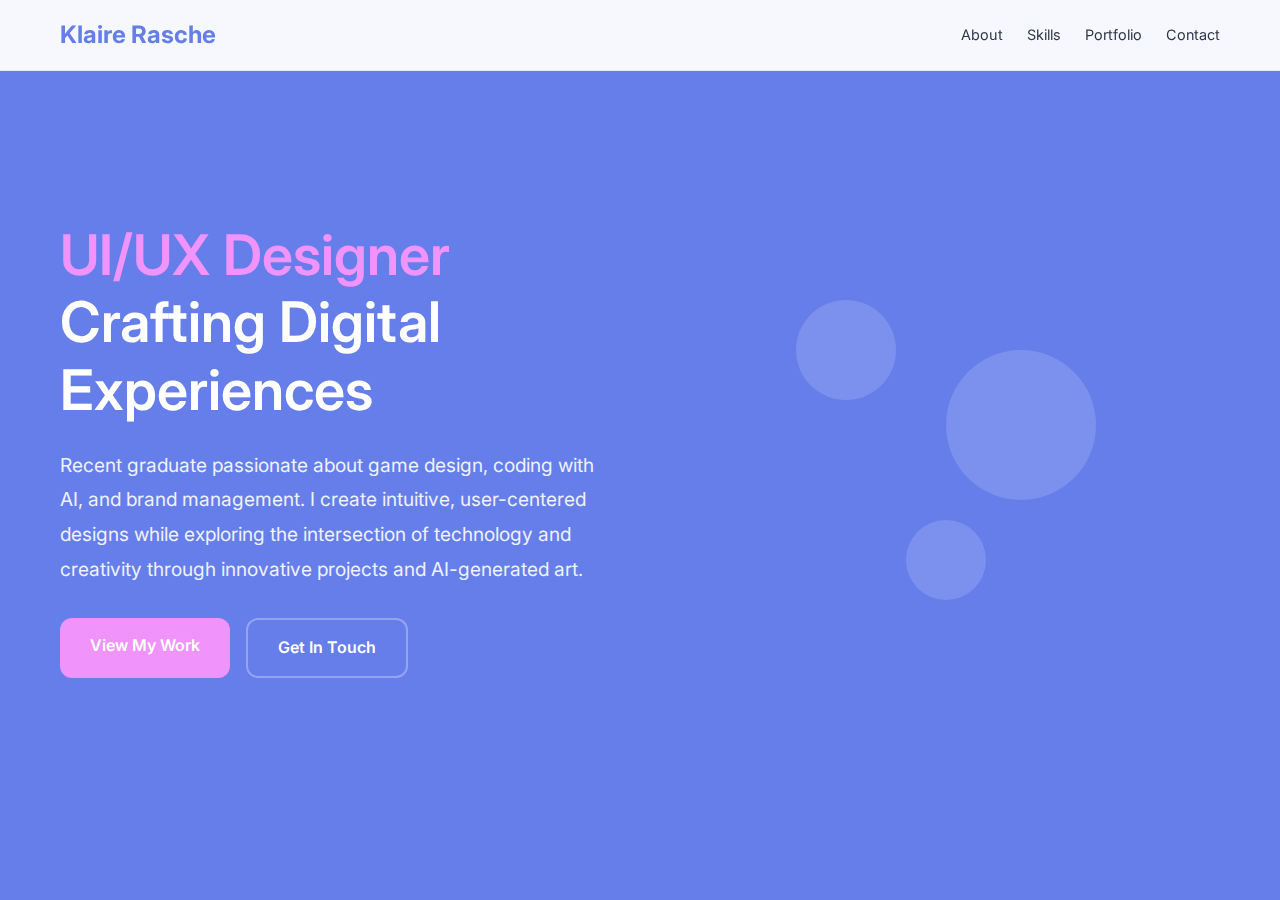
<file: index.html>
<!DOCTYPE html>
<html lang="en">
<head>
    <meta charset="UTF-8">
    <meta name="viewport" content="width=device-width, initial-scale=1.0">
    <title>Klaire Rasche - UI/UX Designer</title>
    <link rel="stylesheet" href="styles.css">
    <link href="https://fonts.googleapis.com/css2?family=Inter:wght@300;400;500;600;700&display=swap" rel="stylesheet">
    <link rel="stylesheet" href="https://cdnjs.cloudflare.com/ajax/libs/font-awesome/6.0.0/css/all.min.css">
    <style>
        /* Override to prevent scrolling and ensure full height */
        body, html {
            overflow: hidden;
            height: 100vh;
        }
        
        .hero {
            height: 100vh;
            min-height: 100vh;
        }
        
        /* Smaller, cleaner navigation */
        .nav-menu {
            gap: 1.5rem;
        }
        
        .nav-link {
            font-size: 0.9rem;
            font-weight: 400;
        }
        
        .nav-logo a {
            font-size: 1.5rem;
        }
    </style>
</head>
<body>
    <!-- Navigation -->
    <nav class="navbar">
        <div class="nav-container">
            <div class="nav-logo">
                <a href="#home">Klaire Rasche</a>
            </div>
            <ul class="nav-menu">
                <li class="nav-item">
                    <a href="about.html" class="nav-link">About</a>
                </li>
                <li class="nav-item">
                    <a href="about.html#skills" class="nav-link">Skills</a>
                </li>
                <li class="nav-item">
                    <a href="about.html#portfolio" class="nav-link">Portfolio</a>
                </li>
                <li class="nav-item">
                    <a href="about.html#contact" class="nav-link">Contact</a>
                </li>
            </ul>
            <div class="hamburger">
                <span class="bar"></span>
                <span class="bar"></span>
                <span class="bar"></span>
            </div>
        </div>
    </nav>

    <!-- Hero Section -->
    <section id="home" class="hero">
        <div class="hero-content">
            <div class="hero-text">
                <h1 class="hero-title">
                    <span class="highlight">UI/UX Designer</span><br>
                    Crafting Digital Experiences
                </h1>
                <p class="hero-description">
                    Recent graduate passionate about game design, coding with AI, and brand management. 
                    I create intuitive, user-centered designs while exploring the intersection of technology and creativity through innovative projects and AI-generated art.
                </p>
                <div class="hero-buttons">
                    <a href="about.html#portfolio" class="btn-primary">View My Work</a>
                    <a href="about.html#contact" class="btn-secondary">Get In Touch</a>
                </div>
            </div>
            <div class="hero-visual">
                <div class="floating-elements">
                    <div class="element element-1"></div>
                    <div class="element element-2"></div>
                    <div class="element element-3"></div>
                </div>
            </div>
        </div>
    </section>

    <script src="script.js"></script>
</body>
</html>
</file>
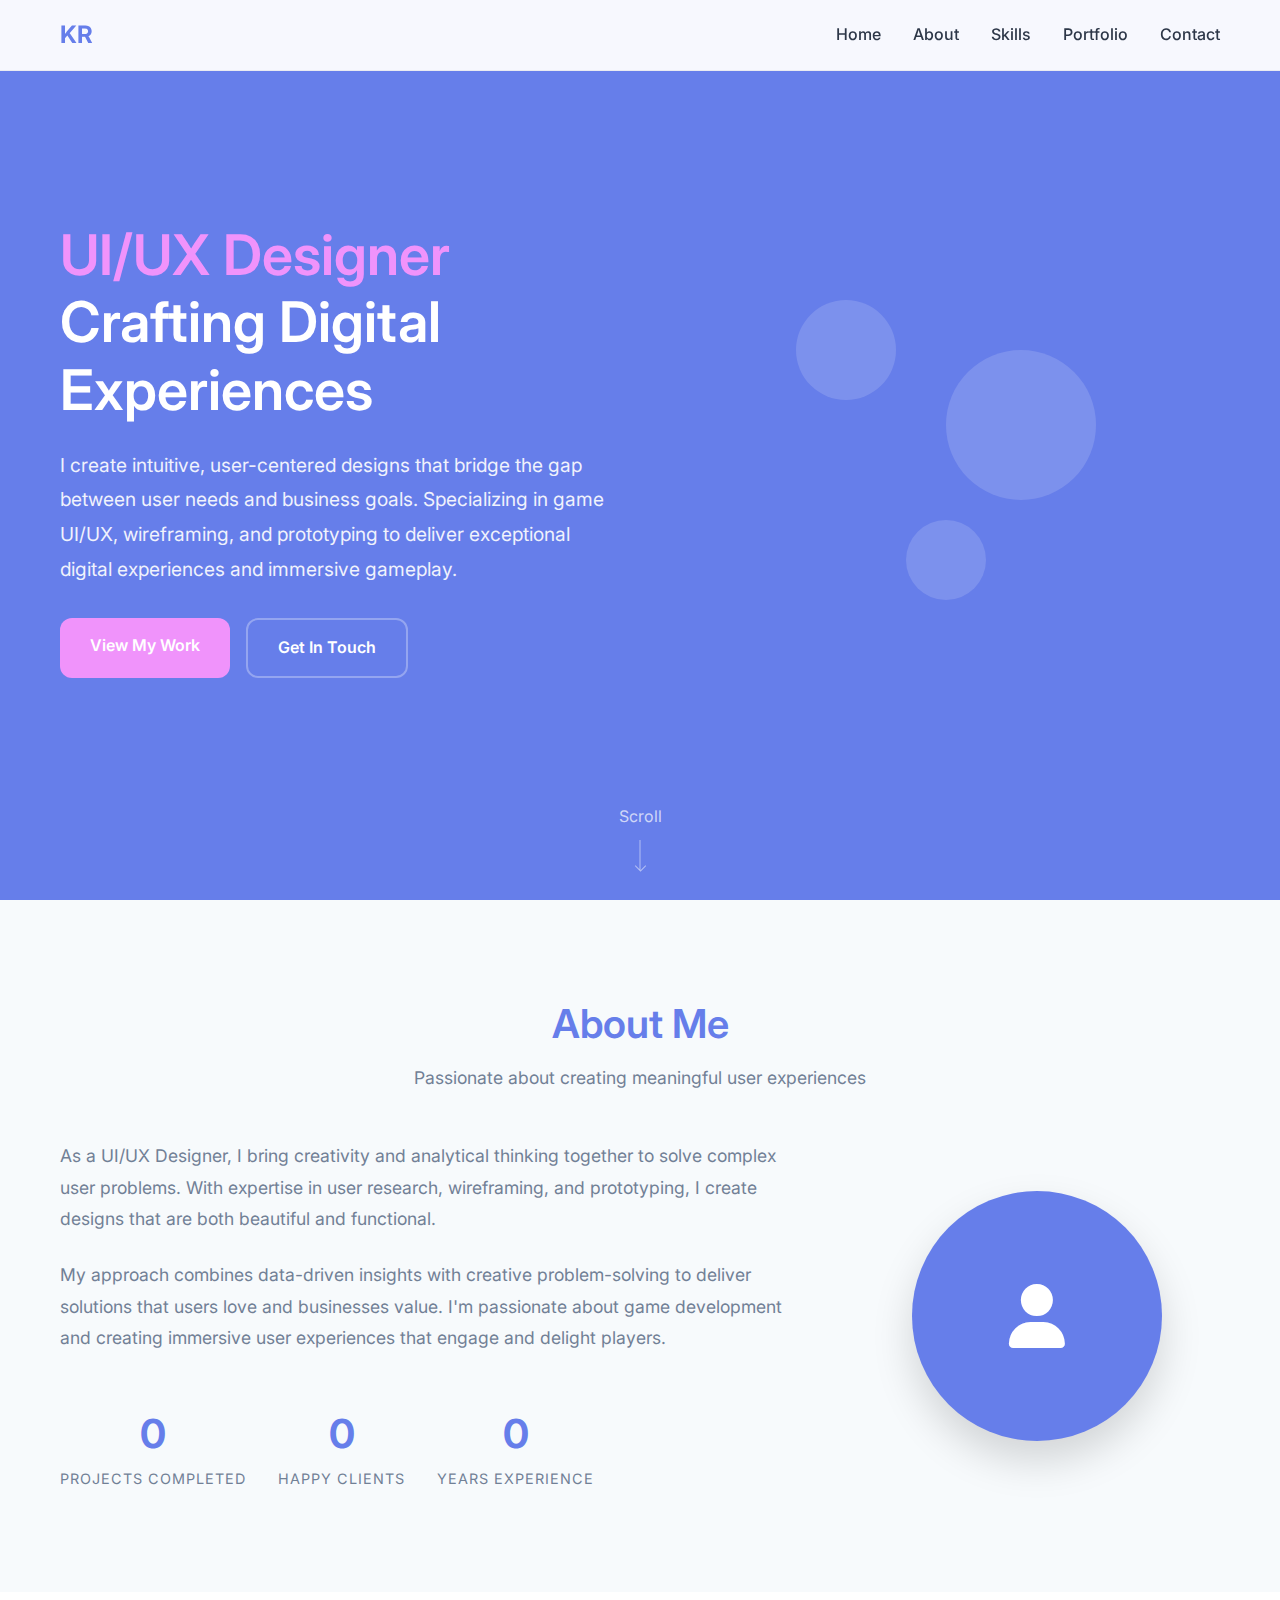
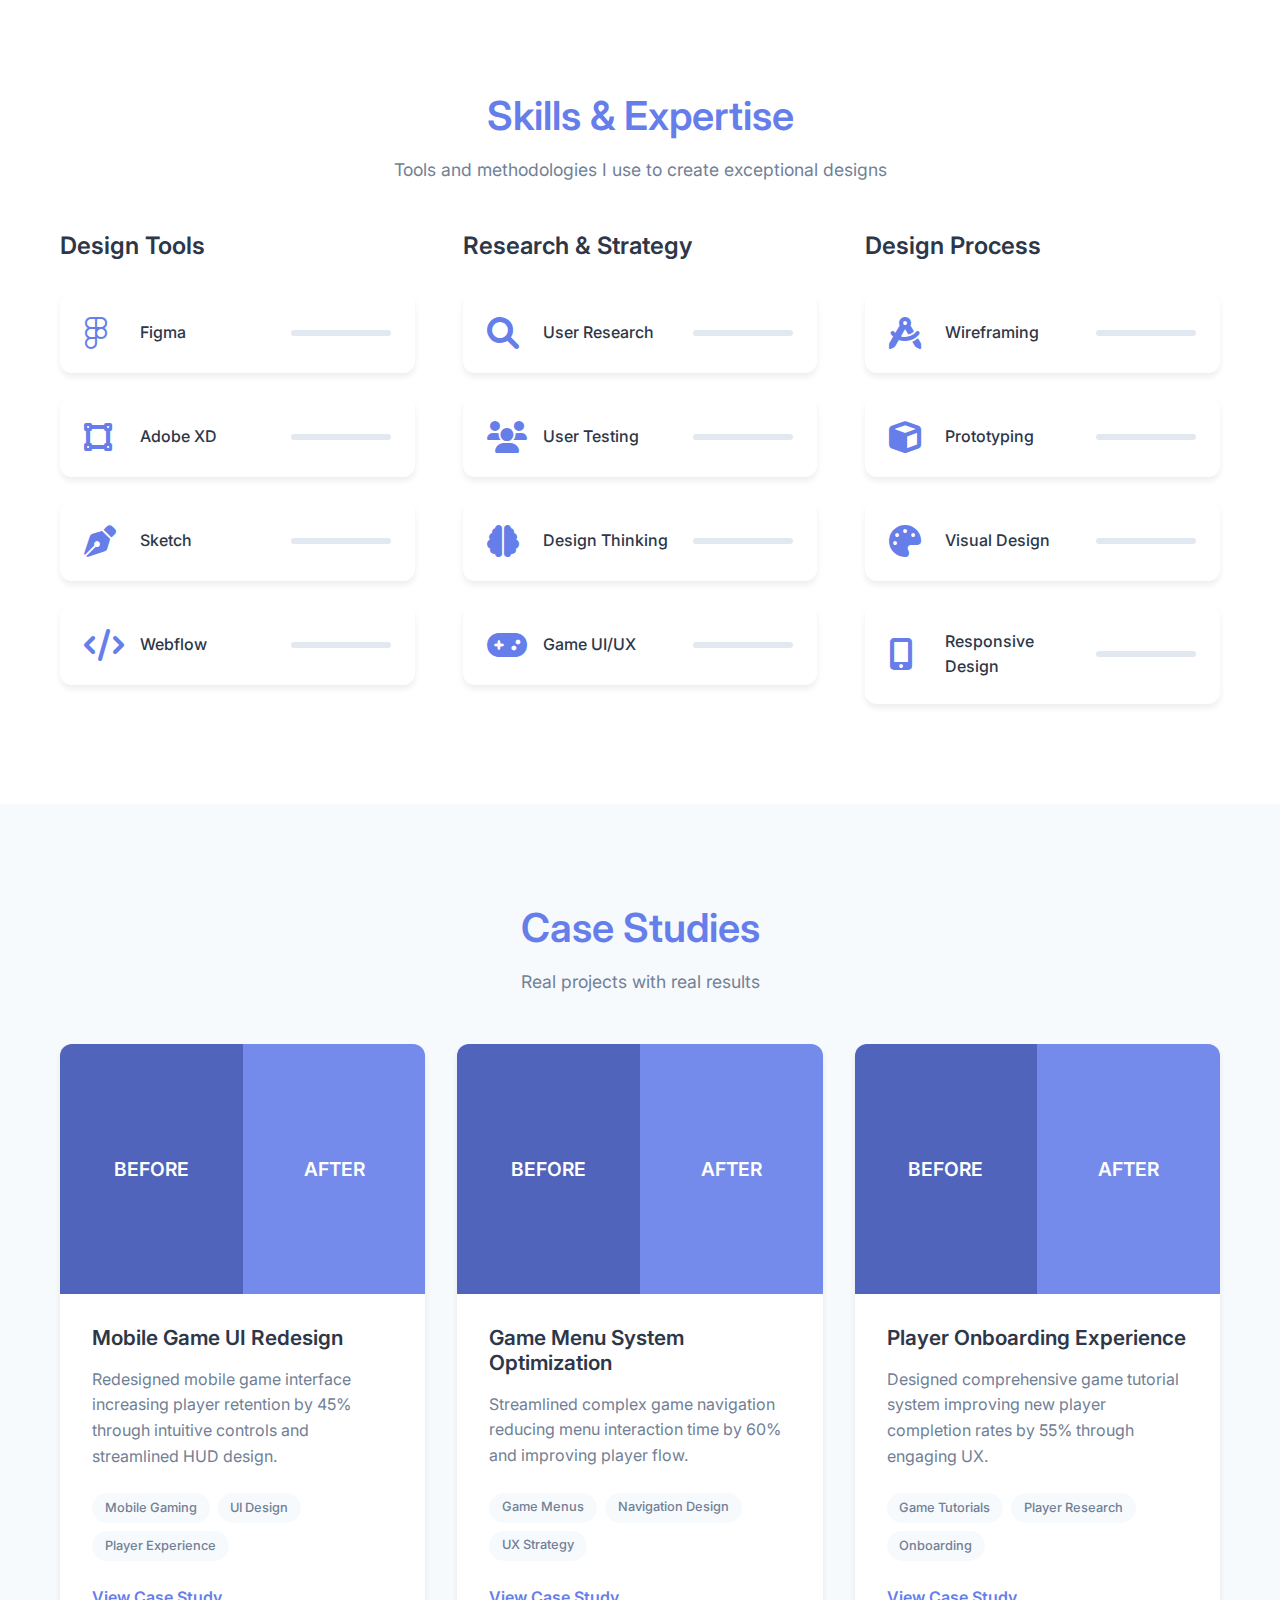
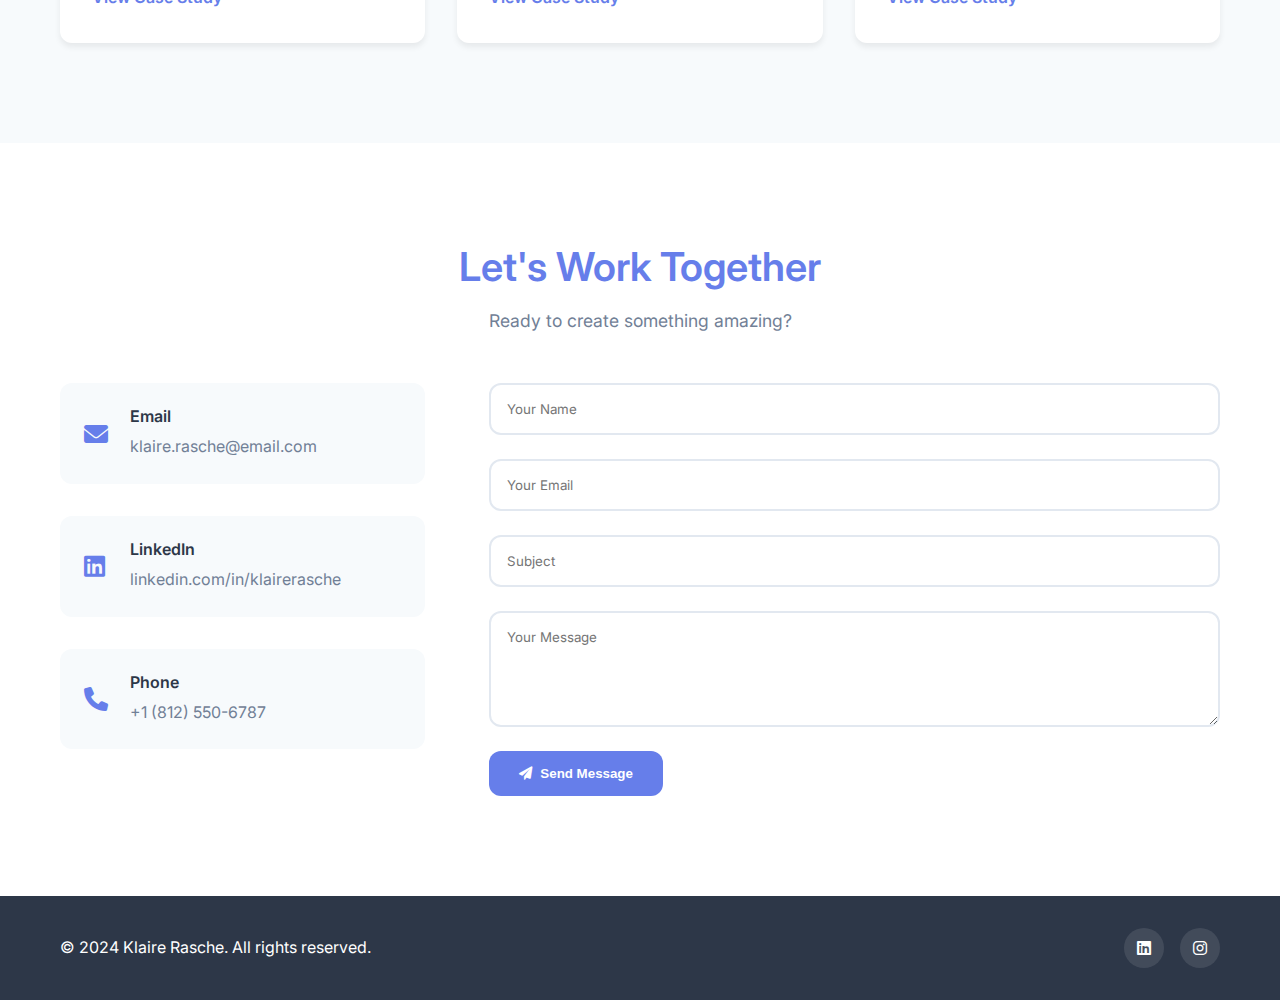
<file: about.html>
<!DOCTYPE html>
<html lang="en">
<head>
    <meta charset="UTF-8">
    <meta name="viewport" content="width=device-width, initial-scale=1.0">
    <title>About - Klaire Rasche - UI/UX Designer</title>
    <link rel="stylesheet" href="styles.css">
    <link href="https://fonts.googleapis.com/css2?family=Inter:wght@300;400;500;600;700&display=swap" rel="stylesheet">
    <link rel="stylesheet" href="https://cdnjs.cloudflare.com/ajax/libs/font-awesome/6.0.0/css/all.min.css">
</head>
<body>
    <!-- Navigation -->
    <nav class="navbar">
        <div class="nav-container">
            <div class="nav-logo">
                <a href="index.html">KR</a>
            </div>
            <ul class="nav-menu">
                <li class="nav-item">
                    <a href="index.html" class="nav-link">Home</a>
                </li>
                <li class="nav-item">
                    <a href="#about" class="nav-link active">About</a>
                </li>
                <li class="nav-item">
                    <a href="#skills" class="nav-link">Skills</a>
                </li>
                <li class="nav-item">
                    <a href="#portfolio" class="nav-link">Portfolio</a>
                </li>
                <li class="nav-item">
                    <a href="#contact" class="nav-link">Contact</a>
                </li>
            </ul>
            <div class="hamburger">
                <span class="bar"></span>
                <span class="bar"></span>
                <span class="bar"></span>
            </div>
        </div>
    </nav>

    <!-- Hero Section -->
    <section id="home" class="hero">
        <div class="hero-content">
            <div class="hero-text">
                <h1 class="hero-title">
                    <span class="highlight">UI/UX Designer</span><br>
                    Crafting Digital Experiences
                </h1>
                <p class="hero-description">
                    I create intuitive, user-centered designs that bridge the gap between user needs and business goals. 
                    Specializing in game UI/UX, wireframing, and prototyping to deliver exceptional digital experiences and immersive gameplay.
                </p>
                <div class="hero-buttons">
                    <a href="#portfolio" class="btn-primary">View My Work</a>
                    <a href="#contact" class="btn-secondary">Get In Touch</a>
                </div>
            </div>
            <div class="hero-visual">
                <div class="floating-elements">
                    <div class="element element-1"></div>
                    <div class="element element-2"></div>
                    <div class="element element-3"></div>
                </div>
            </div>
        </div>
        <div class="scroll-indicator">
            <span>Scroll</span>
            <div class="scroll-arrow"></div>
        </div>
    </section>

    <!-- About Section -->
    <section id="about" class="about">
        <div class="container">
            <div class="section-header">
                <h2 class="section-title">About Me</h2>
                <p class="section-subtitle">Passionate about creating meaningful user experiences</p>
            </div>
            <div class="about-content">
                <div class="about-text">
                    <p>
                        As a UI/UX Designer, I bring creativity and analytical thinking together to solve complex user problems. 
                        With expertise in user research, wireframing, and prototyping, I create designs that are both beautiful and functional.
                    </p>
                    <p>
                        My approach combines data-driven insights with creative problem-solving to deliver solutions that users love 
                        and businesses value. I'm passionate about game development and creating immersive user experiences that engage and delight players.
                    </p>
                    <div class="stats">
                        <div class="stat">
                            <span class="stat-number" data-target="50">0</span>
                            <span class="stat-label">Projects Completed</span>
                        </div>
                        <div class="stat">
                            <span class="stat-number" data-target="25">0</span>
                            <span class="stat-label">Happy Clients</span>
                        </div>
                        <div class="stat">
                            <span class="stat-number" data-target="3">0</span>
                            <span class="stat-label">Years Experience</span>
                        </div>
                    </div>
                </div>
                <div class="about-image">
                    <div class="image-placeholder">
                        <i class="fas fa-user"></i>
                    </div>
                </div>
            </div>
        </div>
    </section>

    <!-- Skills Section -->
    <section id="skills" class="skills">
        <div class="container">
            <div class="section-header">
                <h2 class="section-title">Skills & Expertise</h2>
                <p class="section-subtitle">Tools and methodologies I use to create exceptional designs</p>
            </div>
            <div class="skills-grid">
                <div class="skill-category">
                    <h3>Design Tools</h3>
                    <div class="skill-items">
                        <div class="skill-item">
                            <i class="fab fa-figma"></i>
                            <span>Figma</span>
                            <div class="skill-level" data-level="95"></div>
                        </div>
                        <div class="skill-item">
                            <i class="fas fa-vector-square"></i>
                            <span>Adobe XD</span>
                            <div class="skill-level" data-level="90"></div>
                        </div>
                        <div class="skill-item">
                            <i class="fas fa-pen-nib"></i>
                            <span>Sketch</span>
                            <div class="skill-level" data-level="85"></div>
                        </div>
                        <div class="skill-item">
                            <i class="fas fa-code"></i>
                            <span>Webflow</span>
                            <div class="skill-level" data-level="80"></div>
                        </div>
                    </div>
                </div>
                <div class="skill-category">
                    <h3>Research & Strategy</h3>
                    <div class="skill-items">
                        <div class="skill-item">
                            <i class="fas fa-search"></i>
                            <span>User Research</span>
                            <div class="skill-level" data-level="90"></div>
                        </div>
                        <div class="skill-item">
                            <i class="fas fa-users"></i>
                            <span>User Testing</span>
                            <div class="skill-level" data-level="85"></div>
                        </div>
                        <div class="skill-item">
                            <i class="fas fa-brain"></i>
                            <span>Design Thinking</span>
                            <div class="skill-level" data-level="95"></div>
                        </div>
                        <div class="skill-item">
                            <i class="fas fa-gamepad"></i>
                            <span>Game UI/UX</span>
                            <div class="skill-level" data-level="85"></div>
                        </div>
                    </div>
                </div>
                <div class="skill-category">
                    <h3>Design Process</h3>
                    <div class="skill-items">
                        <div class="skill-item">
                            <i class="fas fa-drafting-compass"></i>
                            <span>Wireframing</span>
                            <div class="skill-level" data-level="95"></div>
                        </div>
                        <div class="skill-item">
                            <i class="fas fa-cube"></i>
                            <span>Prototyping</span>
                            <div class="skill-level" data-level="90"></div>
                        </div>
                        <div class="skill-item">
                            <i class="fas fa-palette"></i>
                            <span>Visual Design</span>
                            <div class="skill-level" data-level="90"></div>
                        </div>
                        <div class="skill-item">
                            <i class="fas fa-mobile-alt"></i>
                            <span>Responsive Design</span>
                            <div class="skill-level" data-level="85"></div>
                        </div>
                    </div>
                </div>
            </div>
        </div>
    </section>

    <!-- Portfolio Section -->
    <section id="portfolio" class="portfolio">
        <div class="container">
            <div class="section-header">
                <h2 class="section-title">Case Studies</h2>
                <p class="section-subtitle">Real projects with real results</p>
            </div>
            <div class="portfolio-grid">
                <div class="portfolio-item" data-category="mobile">
                    <div class="portfolio-image">
                        <div class="before-after">
                            <div class="before">BEFORE</div>
                            <div class="after">AFTER</div>
                        </div>
                    </div>
                    <div class="portfolio-content">
                        <h3>Mobile Game UI Redesign</h3>
                        <p>Redesigned mobile game interface increasing player retention by 45% through intuitive controls and streamlined HUD design.</p>
                        <div class="portfolio-tags">
                            <span>Mobile Gaming</span>
                            <span>UI Design</span>
                            <span>Player Experience</span>
                        </div>
                        <a href="case-study-1.html" class="portfolio-link">View Case Study</a>
                    </div>
                </div>
                <div class="portfolio-item" data-category="web">
                    <div class="portfolio-image">
                        <div class="before-after">
                            <div class="before">BEFORE</div>
                            <div class="after">AFTER</div>
                        </div>
                    </div>
                    <div class="portfolio-content">
                        <h3>Game Menu System Optimization</h3>
                        <p>Streamlined complex game navigation reducing menu interaction time by 60% and improving player flow.</p>
                        <div class="portfolio-tags">
                            <span>Game Menus</span>
                            <span>Navigation Design</span>
                            <span>UX Strategy</span>
                        </div>
                        <a href="case-study-2.html" class="portfolio-link">View Case Study</a>
                    </div>
                </div>
                <div class="portfolio-item" data-category="research">
                    <div class="portfolio-image">
                        <div class="before-after">
                            <div class="before">BEFORE</div>
                            <div class="after">AFTER</div>
                        </div>
                    </div>
                    <div class="portfolio-content">
                        <h3>Player Onboarding Experience</h3>
                        <p>Designed comprehensive game tutorial system improving new player completion rates by 55% through engaging UX.</p>
                        <div class="portfolio-tags">
                            <span>Game Tutorials</span>
                            <span>Player Research</span>
                            <span>Onboarding</span>
                        </div>
                        <a href="case-study-3.html" class="portfolio-link">View Case Study</a>
                    </div>
                </div>
            </div>
        </div>
    </section>

    <!-- Contact Section -->
    <section id="contact" class="contact">
        <div class="container">
            <div class="section-header">
                <h2 class="section-title">Let's Work Together</h2>
                <p class="section-subtitle">Ready to create something amazing?</p>
            </div>
            <div class="contact-content">
                <div class="contact-info">
                    <div class="contact-item">
                        <i class="fas fa-envelope"></i>
                        <div>
                            <h4>Email</h4>
                            <p>klaire.rasche@email.com</p>
                        </div>
                    </div>
                    <div class="contact-item">
                        <i class="fab fa-linkedin"></i>
                        <div>
                            <h4>LinkedIn</h4>
                            <p>linkedin.com/in/klairerasche</p>
                        </div>
                    </div>
                    <div class="contact-item">
                        <i class="fas fa-phone"></i>
                        <div>
                            <h4>Phone</h4>
                            <p>+1 (812) 550-6787</p>
                        </div>
                    </div>
                </div>
                <form class="contact-form">
                    <div class="form-group">
                        <input type="text" id="name" name="name" placeholder="Your Name" required>
                    </div>
                    <div class="form-group">
                        <input type="email" id="email" name="email" placeholder="Your Email" required>
                    </div>
                    <div class="form-group">
                        <input type="text" id="subject" name="subject" placeholder="Subject" required>
                    </div>
                    <div class="form-group">
                        <textarea id="message" name="message" placeholder="Your Message" rows="5" required></textarea>
                    </div>
                    <button type="submit" class="btn-primary">
                        <i class="fas fa-paper-plane"></i>
                        Send Message
                    </button>
                </form>
            </div>
        </div>
    </section>

    <!-- Footer -->
    <footer class="footer">
        <div class="container">
            <div class="footer-content">
                <p>&copy; 2024 Klaire Rasche. All rights reserved.</p>
                <div class="social-links">
                    <a href="https://linkedin.com/in/klairerasche" target="_blank" rel="noopener noreferrer"><i class="fab fa-linkedin"></i></a>
                    <a href="https://instagram.com/klaire.ras" target="_blank" rel="noopener noreferrer"><i class="fab fa-instagram"></i></a>
                </div>
            </div>
        </div>
    </footer>

    <script src="script.js"></script>
</body>
</html>
</file>
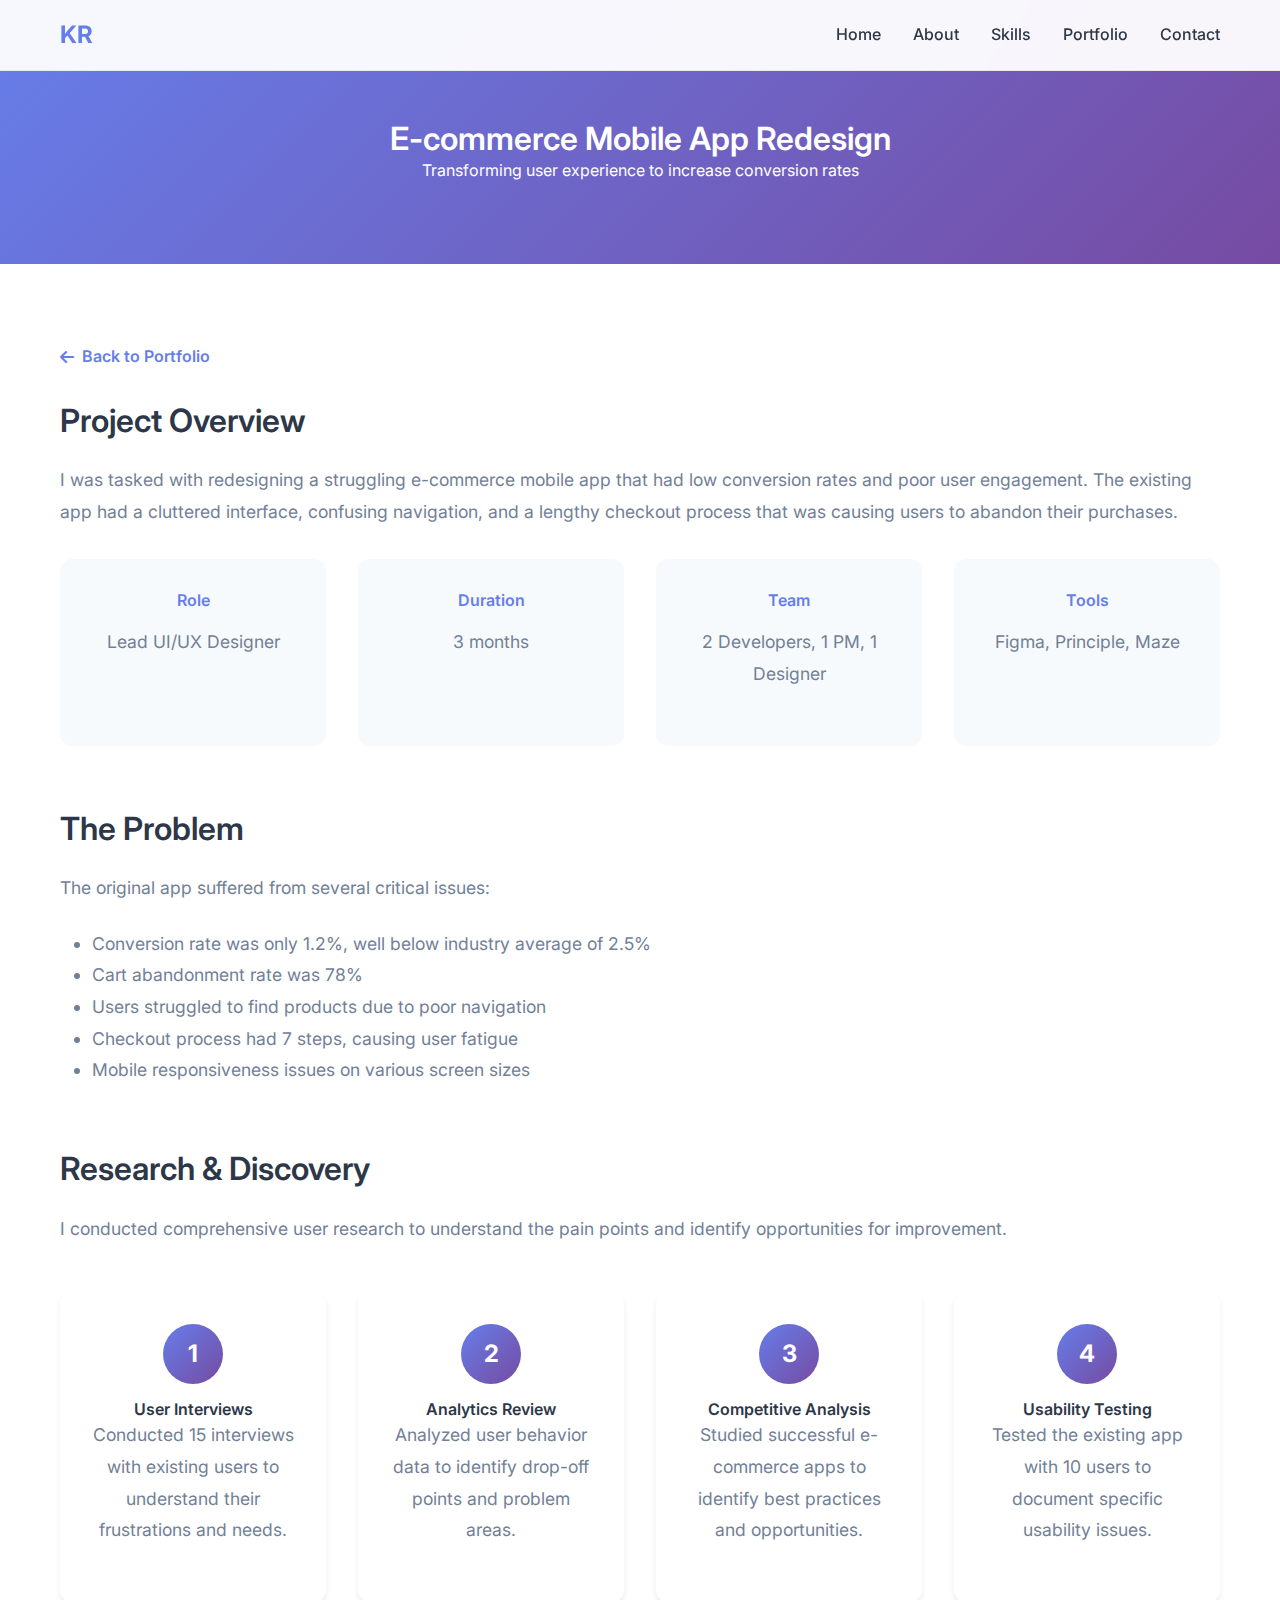
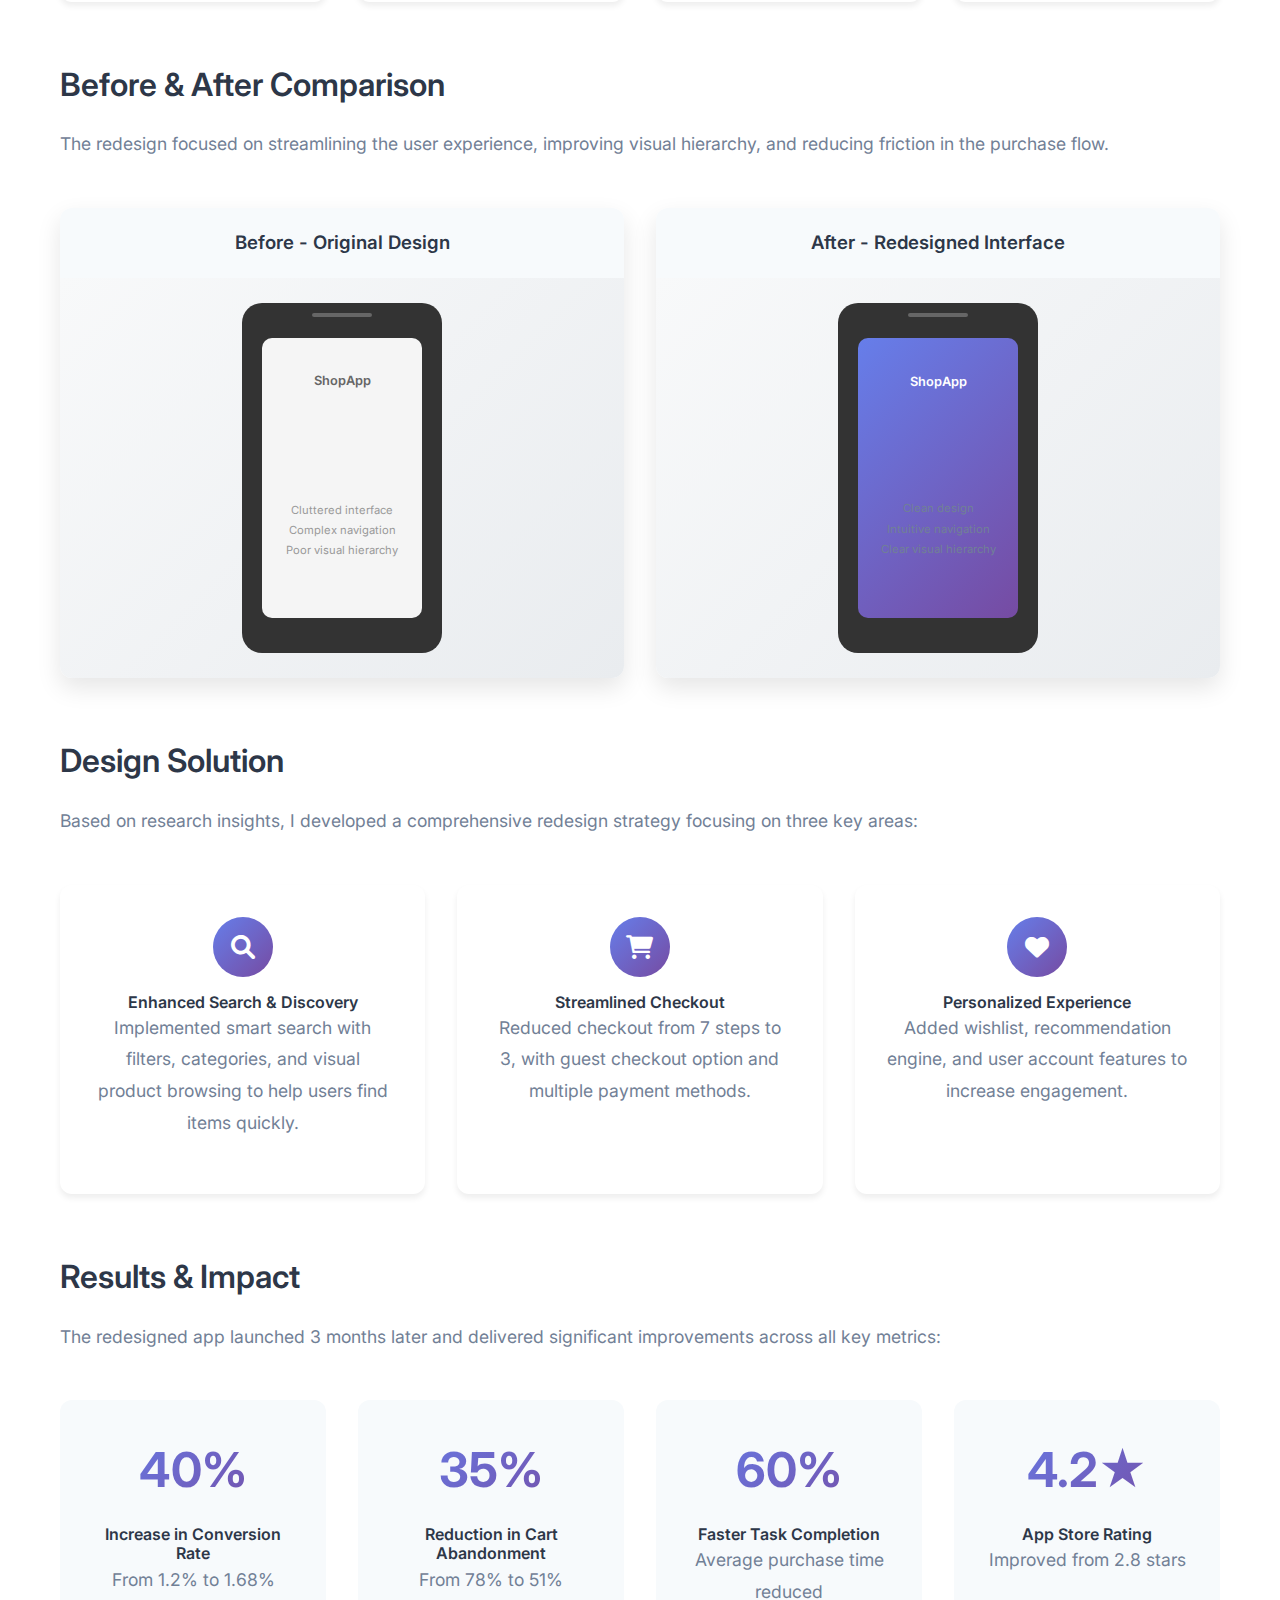
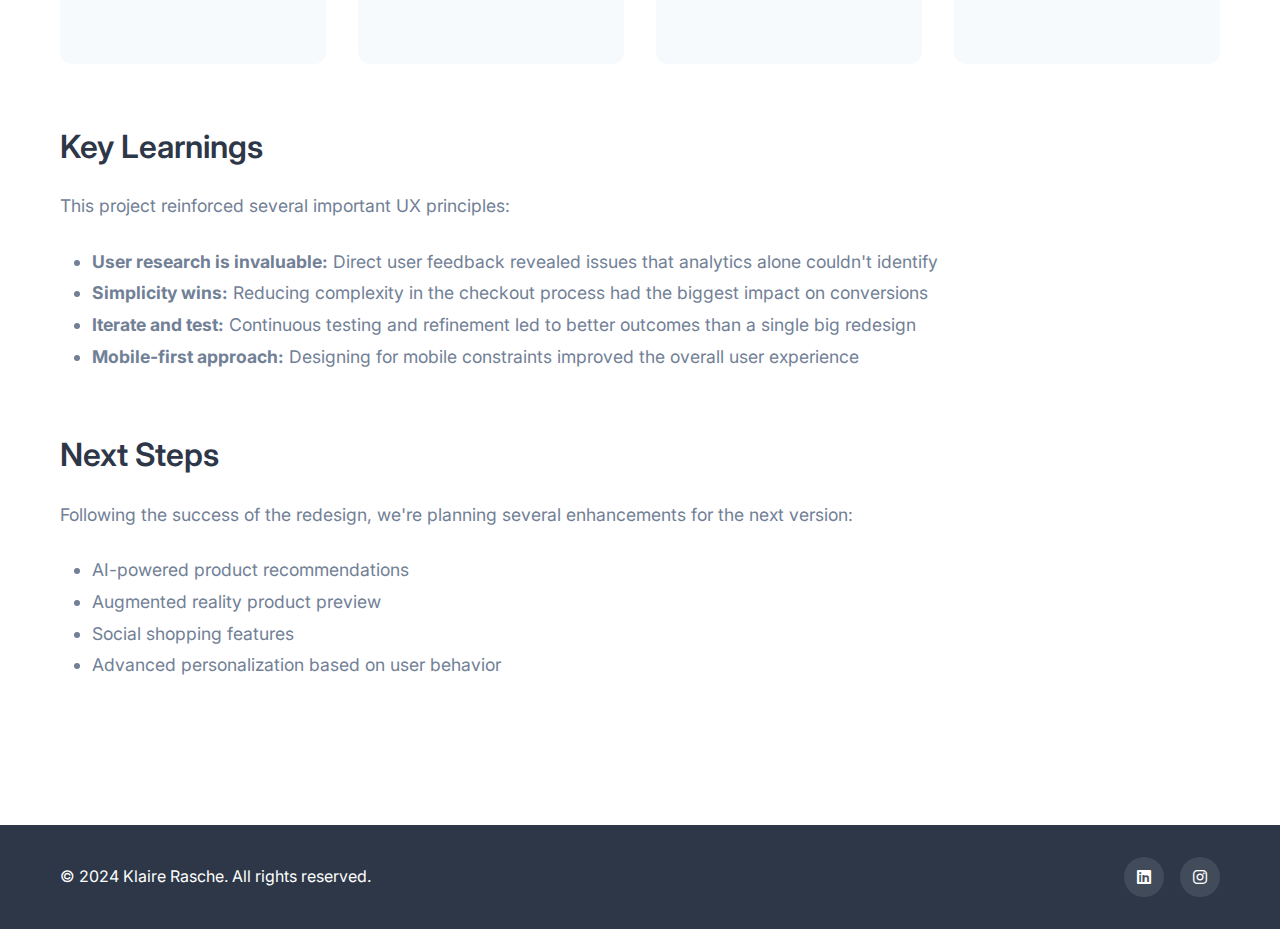
<file: case-study-1.html>
<!DOCTYPE html>
<html lang="en">
<head>
    <meta charset="UTF-8">
    <meta name="viewport" content="width=device-width, initial-scale=1.0">
    <title>E-commerce Mobile App Redesign - Klaire Rasche</title>
    <link rel="stylesheet" href="styles.css">
    <link href="https://fonts.googleapis.com/css2?family=Inter:wght@300;400;500;600;700&display=swap" rel="stylesheet">
    <link rel="stylesheet" href="https://cdnjs.cloudflare.com/ajax/libs/font-awesome/6.0.0/css/all.min.css">
    <style>
        .case-study-hero {
            padding: 120px 0 80px;
            background: linear-gradient(135deg, #667eea 0%, #764ba2 100%);
            color: white;
            text-align: center;
        }

        .case-study-content {
            padding: 80px 0;
        }

        .case-study-section {
            margin-bottom: 4rem;
        }

        .case-study-section h2 {
            font-size: 2rem;
            margin-bottom: 1.5rem;
            color: var(--text-dark);
        }

        .case-study-section p {
            font-size: 1.1rem;
            line-height: 1.8;
            color: var(--text-light);
            margin-bottom: 1.5rem;
        }

        .project-overview {
            display: grid;
            grid-template-columns: repeat(auto-fit, minmax(250px, 1fr));
            gap: 2rem;
            margin: 2rem 0;
        }

        .overview-item {
            background: var(--bg-light);
            padding: 2rem;
            border-radius: var(--border-radius);
            text-align: center;
        }

        .overview-item h4 {
            color: var(--primary-color);
            margin-bottom: 1rem;
        }

        .before-after-container {
            display: grid;
            grid-template-columns: 1fr 1fr;
            gap: 2rem;
            margin: 3rem 0;
        }

        .before-after-item {
            background: var(--bg-white);
            border-radius: var(--border-radius);
            overflow: hidden;
            box-shadow: var(--shadow-medium);
        }

        .before-after-item h3 {
            padding: 1.5rem;
            background: var(--bg-light);
            margin: 0;
            text-align: center;
            color: var(--text-dark);
        }

        .mockup-container {
            height: 400px;
            display: flex;
            align-items: center;
            justify-content: center;
            background: linear-gradient(135deg, #f8f9fa, #e9ecef);
            position: relative;
        }

        .phone-mockup {
            width: 200px;
            height: 350px;
            background: #333;
            border-radius: 20px;
            padding: 20px;
            display: flex;
            flex-direction: column;
            align-items: center;
            justify-content: center;
            color: white;
            position: relative;
        }

        .phone-mockup::before {
            content: '';
            position: absolute;
            top: 10px;
            left: 50%;
            transform: translateX(-50%);
            width: 60px;
            height: 4px;
            background: #666;
            border-radius: 2px;
        }

        .screen-content {
            width: 100%;
            height: 280px;
            background: white;
            border-radius: 10px;
            display: flex;
            flex-direction: column;
            align-items: center;
            justify-content: center;
            color: #333;
            font-size: 0.8rem;
            text-align: center;
            padding: 1rem;
        }

        .old-design {
            background: #f5f5f5;
            color: #666;
        }

        .new-design {
            background: linear-gradient(135deg, #667eea, #764ba2);
            color: white;
        }

        .process-steps {
            display: grid;
            grid-template-columns: repeat(auto-fit, minmax(200px, 1fr));
            gap: 2rem;
            margin: 3rem 0;
        }

        .process-step {
            text-align: center;
            padding: 2rem;
            background: var(--bg-white);
            border-radius: var(--border-radius);
            box-shadow: var(--shadow-light);
            transition: var(--transition);
        }

        .process-step:hover {
            transform: translateY(-5px);
            box-shadow: var(--shadow-medium);
        }

        .step-number {
            width: 60px;
            height: 60px;
            background: linear-gradient(135deg, var(--primary-color), var(--secondary-color));
            color: white;
            border-radius: 50%;
            display: flex;
            align-items: center;
            justify-content: center;
            font-size: 1.5rem;
            font-weight: 700;
            margin: 0 auto 1rem;
        }

        .results-grid {
            display: grid;
            grid-template-columns: repeat(auto-fit, minmax(200px, 1fr));
            gap: 2rem;
            margin: 3rem 0;
        }

        .result-item {
            text-align: center;
            padding: 2rem;
            background: var(--bg-light);
            border-radius: var(--border-radius);
        }

        .result-number {
            font-size: 3rem;
            font-weight: 700;
            background: linear-gradient(135deg, var(--primary-color), var(--secondary-color));
            -webkit-background-clip: text;
            -webkit-text-fill-color: transparent;
            background-clip: text;
            margin-bottom: 1rem;
        }

        .back-link {
            display: inline-flex;
            align-items: center;
            gap: 0.5rem;
            color: var(--primary-color);
            text-decoration: none;
            font-weight: 600;
            margin-bottom: 2rem;
            transition: var(--transition);
        }

        .back-link:hover {
            transform: translateX(-5px);
        }

        @media (max-width: 768px) {
            .before-after-container {
                grid-template-columns: 1fr;
            }
            
            .phone-mockup {
                width: 160px;
                height: 280px;
            }
            
            .screen-content {
                height: 220px;
            }
        }
    </style>
</head>
<body>
    <!-- Navigation -->
    <nav class="navbar">
        <div class="nav-container">
            <div class="nav-logo">
                <a href="index.html">KR</a>
            </div>
            <ul class="nav-menu">
                <li class="nav-item">
                    <a href="index.html#home" class="nav-link">Home</a>
                </li>
                <li class="nav-item">
                    <a href="index.html#about" class="nav-link">About</a>
                </li>
                <li class="nav-item">
                    <a href="index.html#skills" class="nav-link">Skills</a>
                </li>
                <li class="nav-item">
                    <a href="index.html#portfolio" class="nav-link">Portfolio</a>
                </li>
                <li class="nav-item">
                    <a href="index.html#contact" class="nav-link">Contact</a>
                </li>
            </ul>
            <div class="hamburger">
                <span class="bar"></span>
                <span class="bar"></span>
                <span class="bar"></span>
            </div>
        </div>
    </nav>

    <!-- Hero Section -->
    <section class="case-study-hero">
        <div class="container">
            <h1>E-commerce Mobile App Redesign</h1>
            <p>Transforming user experience to increase conversion rates</p>
        </div>
    </section>

    <!-- Case Study Content -->
    <section class="case-study-content">
        <div class="container">
            <a href="index.html#portfolio" class="back-link">
                <i class="fas fa-arrow-left"></i>
                Back to Portfolio
            </a>

            <!-- Project Overview -->
            <div class="case-study-section">
                <h2>Project Overview</h2>
                <p>
                    I was tasked with redesigning a struggling e-commerce mobile app that had low conversion rates and poor user engagement. 
                    The existing app had a cluttered interface, confusing navigation, and a lengthy checkout process that was causing users to abandon their purchases.
                </p>

                <div class="project-overview">
                    <div class="overview-item">
                        <h4>Role</h4>
                        <p>Lead UI/UX Designer</p>
                    </div>
                    <div class="overview-item">
                        <h4>Duration</h4>
                        <p>3 months</p>
                    </div>
                    <div class="overview-item">
                        <h4>Team</h4>
                        <p>2 Developers, 1 PM, 1 Designer</p>
                    </div>
                    <div class="overview-item">
                        <h4>Tools</h4>
                        <p>Figma, Principle, Maze</p>
                    </div>
                </div>
            </div>

            <!-- Problem Statement -->
            <div class="case-study-section">
                <h2>The Problem</h2>
                <p>
                    The original app suffered from several critical issues:
                </p>
                <ul style="font-size: 1.1rem; line-height: 1.8; color: var(--text-light); margin-left: 2rem;">
                    <li>Conversion rate was only 1.2%, well below industry average of 2.5%</li>
                    <li>Cart abandonment rate was 78%</li>
                    <li>Users struggled to find products due to poor navigation</li>
                    <li>Checkout process had 7 steps, causing user fatigue</li>
                    <li>Mobile responsiveness issues on various screen sizes</li>
                </ul>
            </div>

            <!-- Research Process -->
            <div class="case-study-section">
                <h2>Research & Discovery</h2>
                <p>
                    I conducted comprehensive user research to understand the pain points and identify opportunities for improvement.
                </p>

                <div class="process-steps">
                    <div class="process-step">
                        <div class="step-number">1</div>
                        <h4>User Interviews</h4>
                        <p>Conducted 15 interviews with existing users to understand their frustrations and needs.</p>
                    </div>
                    <div class="process-step">
                        <div class="step-number">2</div>
                        <h4>Analytics Review</h4>
                        <p>Analyzed user behavior data to identify drop-off points and problem areas.</p>
                    </div>
                    <div class="process-step">
                        <div class="step-number">3</div>
                        <h4>Competitive Analysis</h4>
                        <p>Studied successful e-commerce apps to identify best practices and opportunities.</p>
                    </div>
                    <div class="process-step">
                        <div class="step-number">4</div>
                        <h4>Usability Testing</h4>
                        <p>Tested the existing app with 10 users to document specific usability issues.</p>
                    </div>
                </div>
            </div>

            <!-- Before and After -->
            <div class="case-study-section">
                <h2>Before & After Comparison</h2>
                <p>
                    The redesign focused on streamlining the user experience, improving visual hierarchy, and reducing friction in the purchase flow.
                </p>

                <div class="before-after-container">
                    <div class="before-after-item">
                        <h3>Before - Original Design</h3>
                        <div class="mockup-container">
                            <div class="phone-mockup">
                                <div class="screen-content old-design">
                                    <h4>ShopApp</h4>
                                    <div style="margin: 1rem 0;">
                                        <div style="background: #ddd; height: 20px; margin: 5px 0; border-radius: 3px;"></div>
                                        <div style="background: #ddd; height: 20px; margin: 5px 0; border-radius: 3px;"></div>
                                        <div style="background: #ddd; height: 20px; margin: 5px 0; border-radius: 3px;"></div>
                                    </div>
                                    <p style="font-size: 0.7rem; color: #999;">
                                        Cluttered interface<br>
                                        Complex navigation<br>
                                        Poor visual hierarchy
                                    </p>
                                </div>
                            </div>
                        </div>
                    </div>
                    <div class="before-after-item">
                        <h3>After - Redesigned Interface</h3>
                        <div class="mockup-container">
                            <div class="phone-mockup">
                                <div class="screen-content new-design">
                                    <h4>ShopApp</h4>
                                    <div style="margin: 1rem 0;">
                                        <div style="background: rgba(255,255,255,0.3); height: 15px; margin: 8px 0; border-radius: 8px;"></div>
                                        <div style="background: rgba(255,255,255,0.3); height: 15px; margin: 8px 0; border-radius: 8px;"></div>
                                        <div style="background: rgba(255,255,255,0.3); height: 15px; margin: 8px 0; border-radius: 8px;"></div>
                                    </div>
                                    <p style="font-size: 0.7rem;">
                                        Clean design<br>
                                        Intuitive navigation<br>
                                        Clear visual hierarchy
                                    </p>
                                </div>
                            </div>
                        </div>
                    </div>
                </div>
            </div>

            <!-- Solution -->
            <div class="case-study-section">
                <h2>Design Solution</h2>
                <p>
                    Based on research insights, I developed a comprehensive redesign strategy focusing on three key areas:
                </p>

                <div class="process-steps">
                    <div class="process-step">
                        <div class="step-number"><i class="fas fa-search"></i></div>
                        <h4>Enhanced Search & Discovery</h4>
                        <p>Implemented smart search with filters, categories, and visual product browsing to help users find items quickly.</p>
                    </div>
                    <div class="process-step">
                        <div class="step-number"><i class="fas fa-shopping-cart"></i></div>
                        <h4>Streamlined Checkout</h4>
                        <p>Reduced checkout from 7 steps to 3, with guest checkout option and multiple payment methods.</p>
                    </div>
                    <div class="process-step">
                        <div class="step-number"><i class="fas fa-heart"></i></div>
                        <h4>Personalized Experience</h4>
                        <p>Added wishlist, recommendation engine, and user account features to increase engagement.</p>
                    </div>
                </div>
            </div>

            <!-- Results -->
            <div class="case-study-section">
                <h2>Results & Impact</h2>
                <p>
                    The redesigned app launched 3 months later and delivered significant improvements across all key metrics:
                </p>

                <div class="results-grid">
                    <div class="result-item">
                        <div class="result-number">40%</div>
                        <h4>Increase in Conversion Rate</h4>
                        <p>From 1.2% to 1.68%</p>
                    </div>
                    <div class="result-item">
                        <div class="result-number">35%</div>
                        <h4>Reduction in Cart Abandonment</h4>
                        <p>From 78% to 51%</p>
                    </div>
                    <div class="result-item">
                        <div class="result-number">60%</div>
                        <h4>Faster Task Completion</h4>
                        <p>Average purchase time reduced</p>
                    </div>
                    <div class="result-item">
                        <div class="result-number">4.2★</div>
                        <h4>App Store Rating</h4>
                        <p>Improved from 2.8 stars</p>
                    </div>
                </div>
            </div>

            <!-- Lessons Learned -->
            <div class="case-study-section">
                <h2>Key Learnings</h2>
                <p>
                    This project reinforced several important UX principles:
                </p>
                <ul style="font-size: 1.1rem; line-height: 1.8; color: var(--text-light); margin-left: 2rem;">
                    <li><strong>User research is invaluable:</strong> Direct user feedback revealed issues that analytics alone couldn't identify</li>
                    <li><strong>Simplicity wins:</strong> Reducing complexity in the checkout process had the biggest impact on conversions</li>
                    <li><strong>Iterate and test:</strong> Continuous testing and refinement led to better outcomes than a single big redesign</li>
                    <li><strong>Mobile-first approach:</strong> Designing for mobile constraints improved the overall user experience</li>
                </ul>
            </div>

            <!-- Next Steps -->
            <div class="case-study-section">
                <h2>Next Steps</h2>
                <p>
                    Following the success of the redesign, we're planning several enhancements for the next version:
                </p>
                <ul style="font-size: 1.1rem; line-height: 1.8; color: var(--text-light); margin-left: 2rem;">
                    <li>AI-powered product recommendations</li>
                    <li>Augmented reality product preview</li>
                    <li>Social shopping features</li>
                    <li>Advanced personalization based on user behavior</li>
                </ul>
            </div>
        </div>
    </section>

    <!-- Footer -->
    <footer class="footer">
        <div class="container">
            <div class="footer-content">
                <p>&copy; 2024 Klaire Rasche. All rights reserved.</p>
                <div class="social-links">
                    <a href="https://linkedin.com/in/klairerasche" target="_blank" rel="noopener noreferrer"><i class="fab fa-linkedin"></i></a>
                    <a href="https://instagram.com/klaire.ras" target="_blank" rel="noopener noreferrer"><i class="fab fa-instagram"></i></a>
                </div>
            </div>
        </div>
    </footer>

    <script src="script.js"></script>
</body>
</html>
</file>
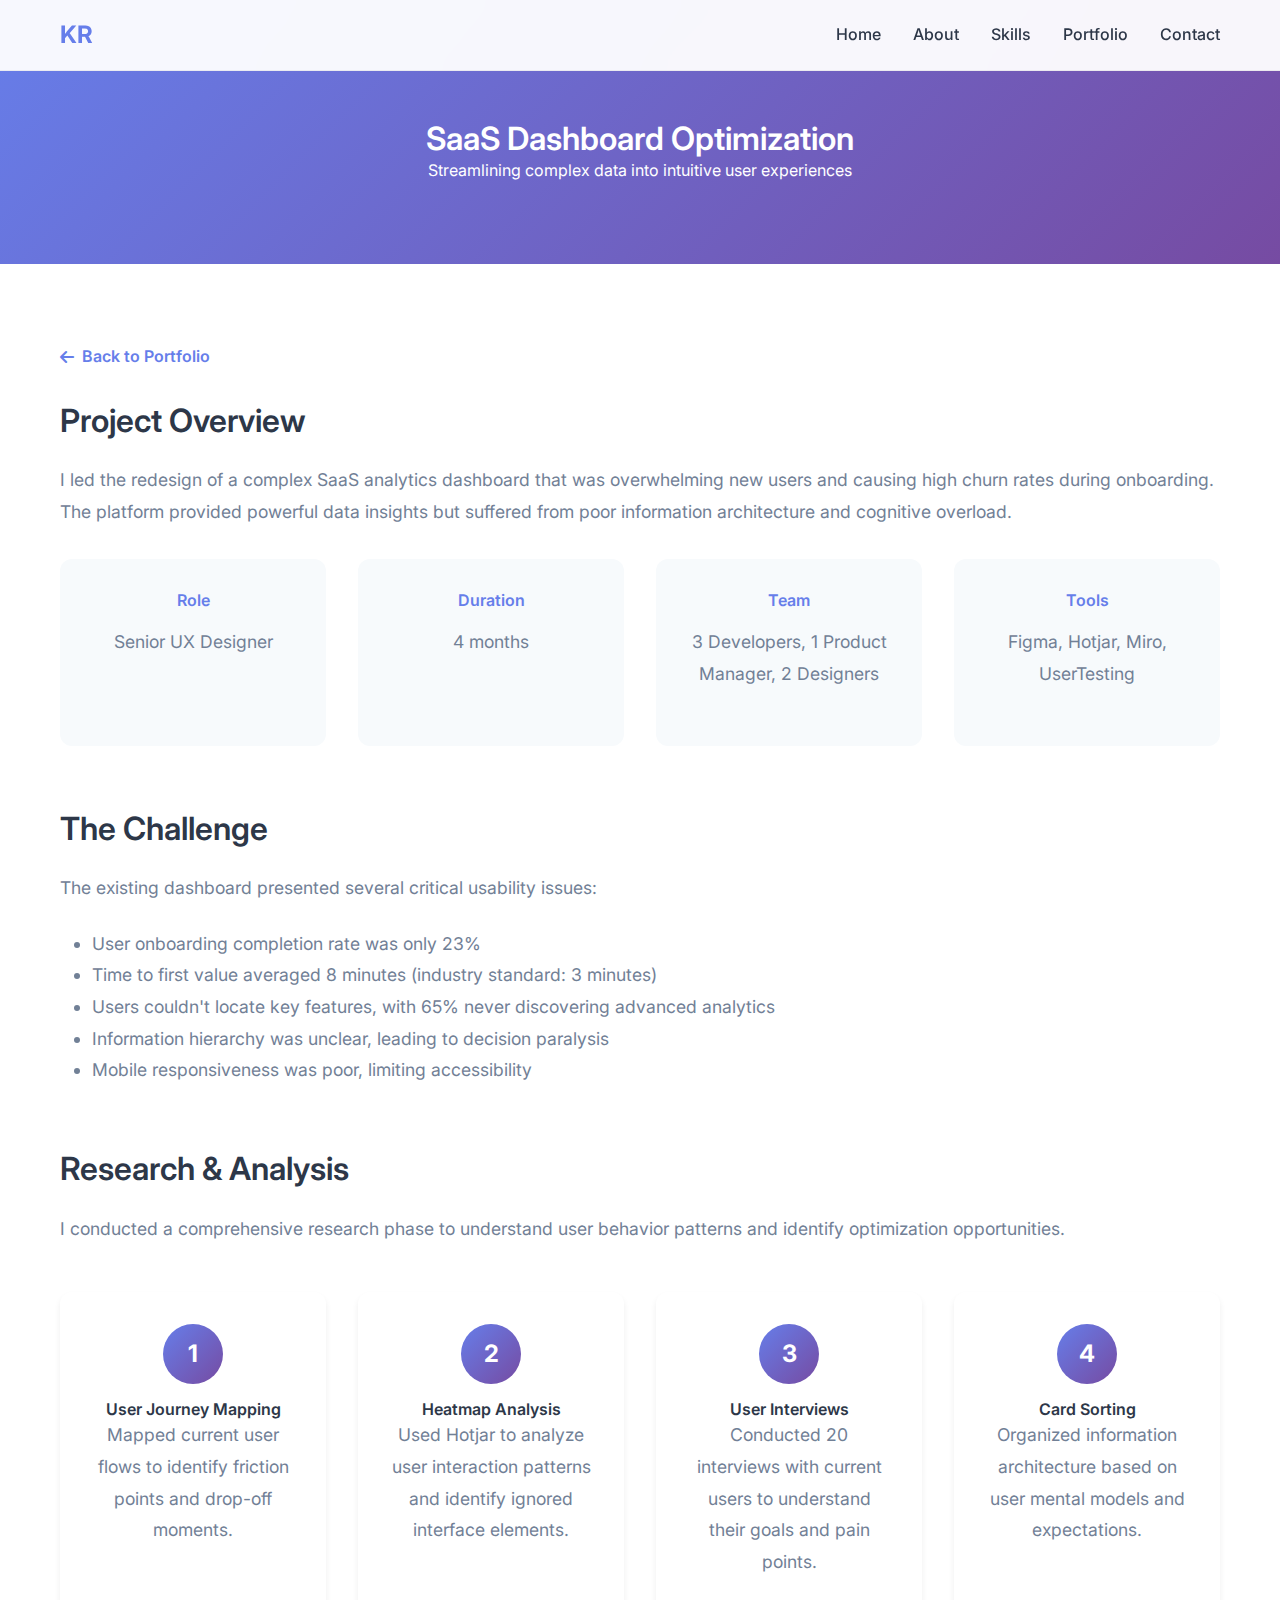
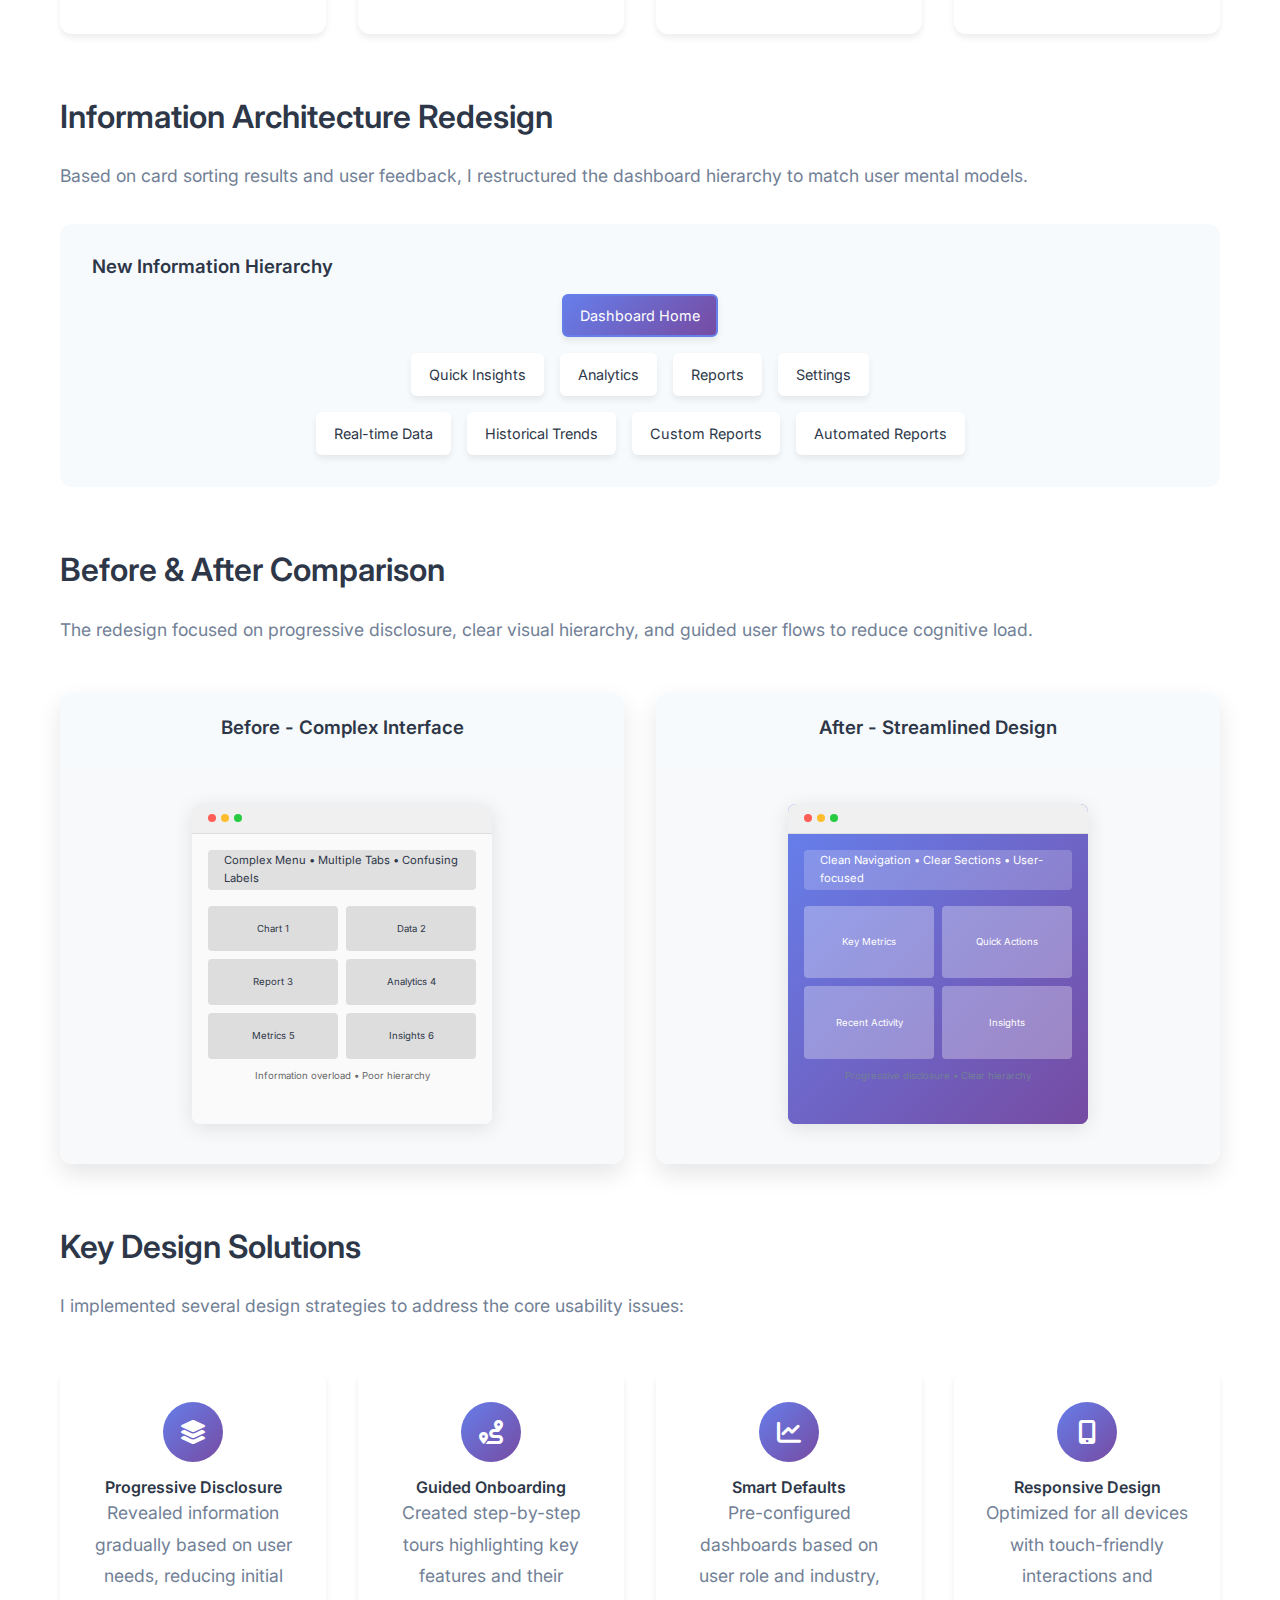
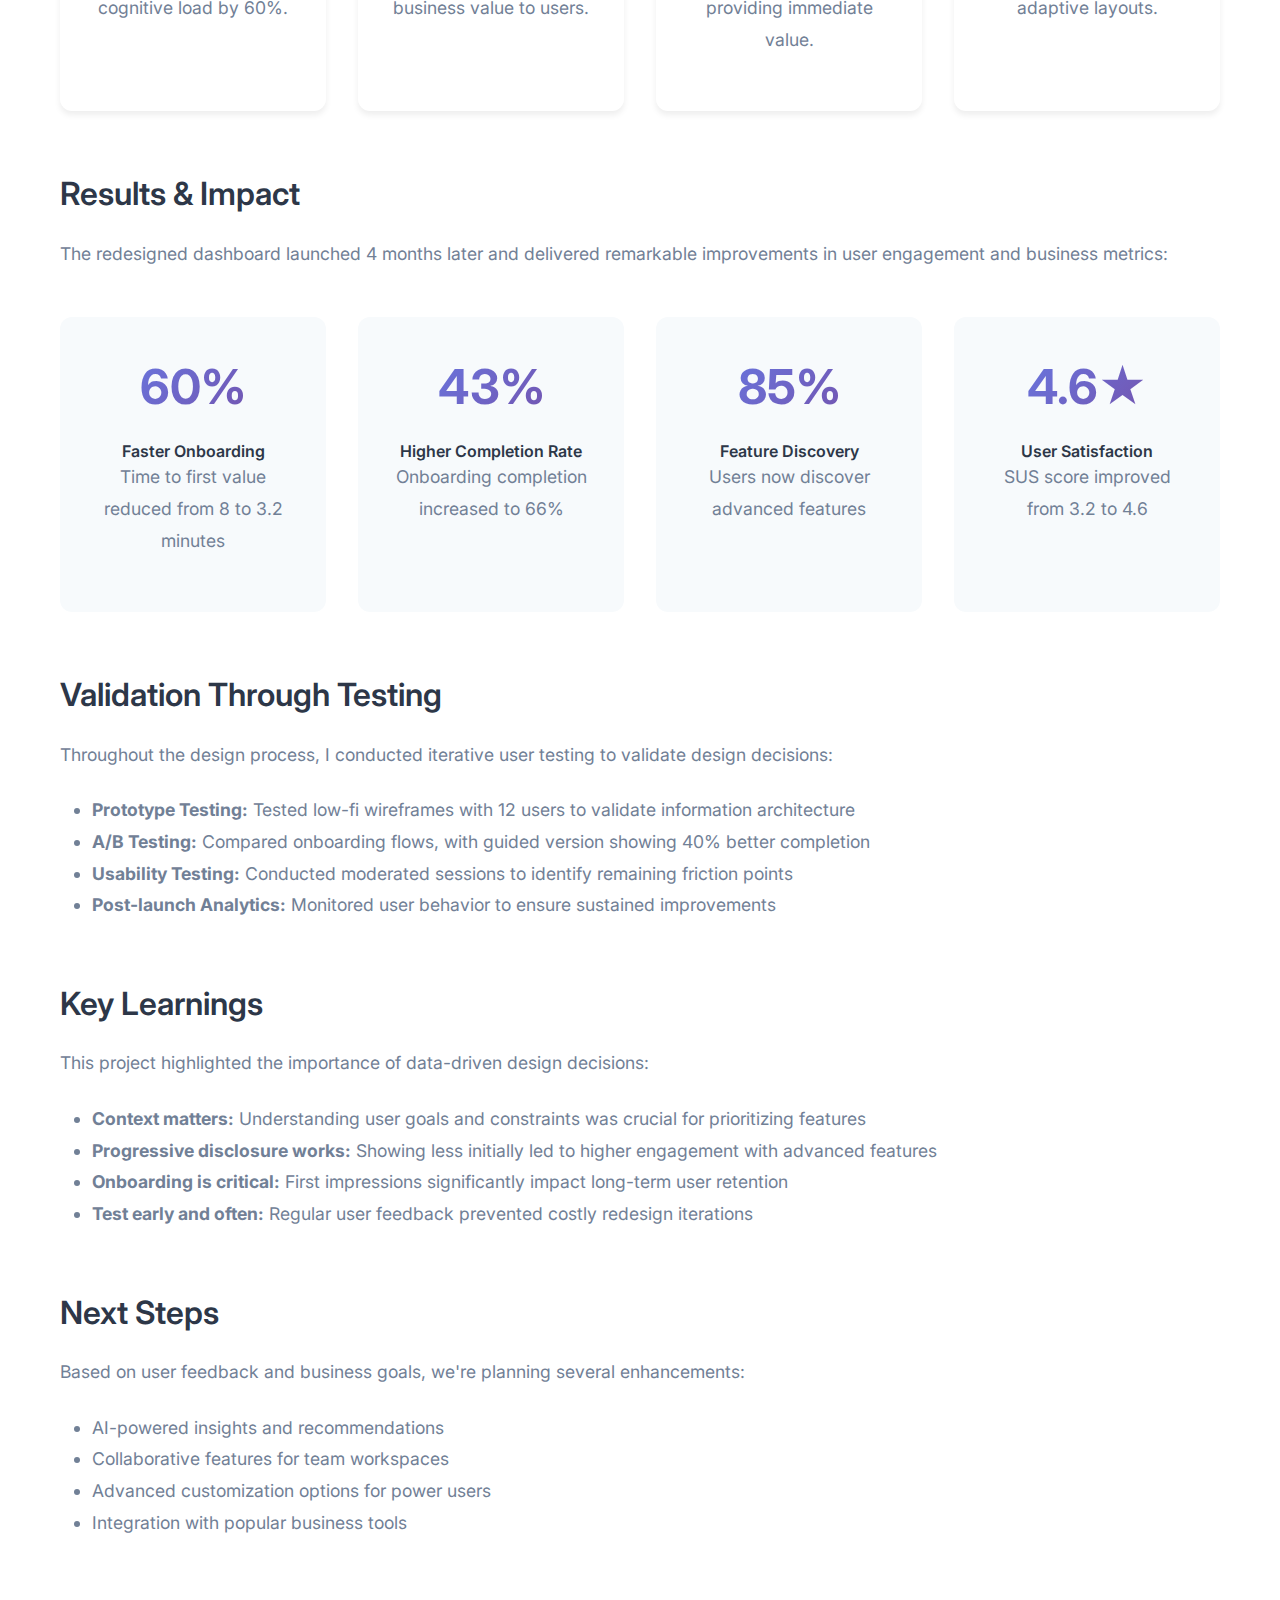
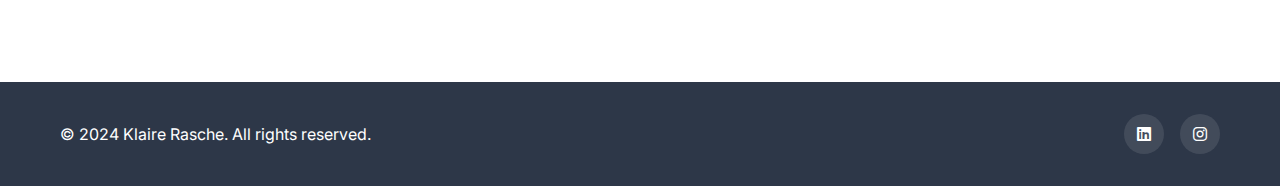
<file: case-study-2.html>
<!DOCTYPE html>
<html lang="en">
<head>
    <meta charset="UTF-8">
    <meta name="viewport" content="width=device-width, initial-scale=1.0">
    <title>SaaS Dashboard Optimization - Klaire Rasche</title>
    <link rel="stylesheet" href="styles.css">
    <link href="https://fonts.googleapis.com/css2?family=Inter:wght@300;400;500;600;700&display=swap" rel="stylesheet">
    <link rel="stylesheet" href="https://cdnjs.cloudflare.com/ajax/libs/font-awesome/6.0.0/css/all.min.css">
    <style>
        .case-study-hero {
            padding: 120px 0 80px;
            background: linear-gradient(135deg, #667eea 0%, #764ba2 100%);
            color: white;
            text-align: center;
        }

        .case-study-content {
            padding: 80px 0;
        }

        .case-study-section {
            margin-bottom: 4rem;
        }

        .case-study-section h2 {
            font-size: 2rem;
            margin-bottom: 1.5rem;
            color: var(--text-dark);
        }

        .case-study-section p {
            font-size: 1.1rem;
            line-height: 1.8;
            color: var(--text-light);
            margin-bottom: 1.5rem;
        }

        .project-overview {
            display: grid;
            grid-template-columns: repeat(auto-fit, minmax(250px, 1fr));
            gap: 2rem;
            margin: 2rem 0;
        }

        .overview-item {
            background: var(--bg-light);
            padding: 2rem;
            border-radius: var(--border-radius);
            text-align: center;
        }

        .overview-item h4 {
            color: var(--primary-color);
            margin-bottom: 1rem;
        }

        .before-after-container {
            display: grid;
            grid-template-columns: 1fr 1fr;
            gap: 2rem;
            margin: 3rem 0;
        }

        .before-after-item {
            background: var(--bg-white);
            border-radius: var(--border-radius);
            overflow: hidden;
            box-shadow: var(--shadow-medium);
        }

        .before-after-item h3 {
            padding: 1.5rem;
            background: var(--bg-light);
            margin: 0;
            text-align: center;
            color: var(--text-dark);
        }

        .dashboard-mockup {
            height: 400px;
            display: flex;
            align-items: center;
            justify-content: center;
            background: #f8f9fa;
            position: relative;
            padding: 2rem;
        }

        .browser-window {
            width: 100%;
            max-width: 300px;
            height: 320px;
            background: white;
            border-radius: 8px;
            box-shadow: 0 4px 20px rgba(0,0,0,0.1);
            overflow: hidden;
            position: relative;
        }

        .browser-header {
            height: 30px;
            background: #f0f0f0;
            display: flex;
            align-items: center;
            padding: 0 1rem;
            border-bottom: 1px solid #ddd;
        }

        .browser-dots {
            display: flex;
            gap: 5px;
        }

        .dot {
            width: 8px;
            height: 8px;
            border-radius: 50%;
        }

        .dot.red { background: #ff5f57; }
        .dot.yellow { background: #ffbd2e; }
        .dot.green { background: #28ca42; }

        .dashboard-content {
            padding: 1rem;
            height: calc(100% - 30px);
            display: flex;
            flex-direction: column;
        }

        .old-dashboard {
            background: #fafafa;
        }

        .old-dashboard .dashboard-content {
            background: #fafafa;
        }

        .new-dashboard {
            background: linear-gradient(135deg, #667eea, #764ba2);
        }

        .new-dashboard .dashboard-content {
            background: linear-gradient(135deg, #667eea, #764ba2);
            color: white;
        }

        .dashboard-nav {
            height: 40px;
            background: #e0e0e0;
            margin-bottom: 1rem;
            border-radius: 4px;
            display: flex;
            align-items: center;
            padding: 0 1rem;
            font-size: 0.7rem;
        }

        .new-dashboard .dashboard-nav {
            background: rgba(255,255,255,0.2);
            color: white;
        }

        .dashboard-widgets {
            display: grid;
            grid-template-columns: 1fr 1fr;
            gap: 0.5rem;
            flex: 1;
        }

        .widget {
            background: #ddd;
            border-radius: 4px;
            padding: 0.5rem;
            font-size: 0.6rem;
            text-align: center;
            display: flex;
            align-items: center;
            justify-content: center;
        }

        .new-dashboard .widget {
            background: rgba(255,255,255,0.3);
            color: white;
        }

        .process-steps {
            display: grid;
            grid-template-columns: repeat(auto-fit, minmax(200px, 1fr));
            gap: 2rem;
            margin: 3rem 0;
        }

        .process-step {
            text-align: center;
            padding: 2rem;
            background: var(--bg-white);
            border-radius: var(--border-radius);
            box-shadow: var(--shadow-light);
            transition: var(--transition);
        }

        .process-step:hover {
            transform: translateY(-5px);
            box-shadow: var(--shadow-medium);
        }

        .step-number {
            width: 60px;
            height: 60px;
            background: linear-gradient(135deg, var(--primary-color), var(--secondary-color));
            color: white;
            border-radius: 50%;
            display: flex;
            align-items: center;
            justify-content: center;
            font-size: 1.5rem;
            font-weight: 700;
            margin: 0 auto 1rem;
        }

        .results-grid {
            display: grid;
            grid-template-columns: repeat(auto-fit, minmax(200px, 1fr));
            gap: 2rem;
            margin: 3rem 0;
        }

        .result-item {
            text-align: center;
            padding: 2rem;
            background: var(--bg-light);
            border-radius: var(--border-radius);
        }

        .result-number {
            font-size: 3rem;
            font-weight: 700;
            background: linear-gradient(135deg, var(--primary-color), var(--secondary-color));
            -webkit-background-clip: text;
            -webkit-text-fill-color: transparent;
            background-clip: text;
            margin-bottom: 1rem;
        }

        .back-link {
            display: inline-flex;
            align-items: center;
            gap: 0.5rem;
            color: var(--primary-color);
            text-decoration: none;
            font-weight: 600;
            margin-bottom: 2rem;
            transition: var(--transition);
        }

        .back-link:hover {
            transform: translateX(-5px);
        }

        .information-architecture {
            background: var(--bg-light);
            padding: 2rem;
            border-radius: var(--border-radius);
            margin: 2rem 0;
        }

        .ia-diagram {
            display: flex;
            flex-direction: column;
            gap: 1rem;
            margin-top: 1rem;
        }

        .ia-level {
            display: flex;
            justify-content: center;
            gap: 1rem;
            flex-wrap: wrap;
        }

        .ia-item {
            background: white;
            padding: 0.5rem 1rem;
            border-radius: 6px;
            font-size: 0.9rem;
            box-shadow: var(--shadow-light);
            border: 2px solid transparent;
        }

        .ia-item.primary {
            border-color: var(--primary-color);
            background: linear-gradient(135deg, var(--primary-color), var(--secondary-color));
            color: white;
        }

        @media (max-width: 768px) {
            .before-after-container {
                grid-template-columns: 1fr;
            }
            
            .browser-window {
                max-width: 250px;
                height: 280px;
            }
        }
    </style>
</head>
<body>
    <!-- Navigation -->
    <nav class="navbar">
        <div class="nav-container">
            <div class="nav-logo">
                <a href="index.html">KR</a>
            </div>
            <ul class="nav-menu">
                <li class="nav-item">
                    <a href="index.html#home" class="nav-link">Home</a>
                </li>
                <li class="nav-item">
                    <a href="index.html#about" class="nav-link">About</a>
                </li>
                <li class="nav-item">
                    <a href="index.html#skills" class="nav-link">Skills</a>
                </li>
                <li class="nav-item">
                    <a href="index.html#portfolio" class="nav-link">Portfolio</a>
                </li>
                <li class="nav-item">
                    <a href="index.html#contact" class="nav-link">Contact</a>
                </li>
            </ul>
            <div class="hamburger">
                <span class="bar"></span>
                <span class="bar"></span>
                <span class="bar"></span>
            </div>
        </div>
    </nav>

    <!-- Hero Section -->
    <section class="case-study-hero">
        <div class="container">
            <h1>SaaS Dashboard Optimization</h1>
            <p>Streamlining complex data into intuitive user experiences</p>
        </div>
    </section>

    <!-- Case Study Content -->
    <section class="case-study-content">
        <div class="container">
            <a href="index.html#portfolio" class="back-link">
                <i class="fas fa-arrow-left"></i>
                Back to Portfolio
            </a>

            <!-- Project Overview -->
            <div class="case-study-section">
                <h2>Project Overview</h2>
                <p>
                    I led the redesign of a complex SaaS analytics dashboard that was overwhelming new users and causing high churn rates during onboarding. 
                    The platform provided powerful data insights but suffered from poor information architecture and cognitive overload.
                </p>

                <div class="project-overview">
                    <div class="overview-item">
                        <h4>Role</h4>
                        <p>Senior UX Designer</p>
                    </div>
                    <div class="overview-item">
                        <h4>Duration</h4>
                        <p>4 months</p>
                    </div>
                    <div class="overview-item">
                        <h4>Team</h4>
                        <p>3 Developers, 1 Product Manager, 2 Designers</p>
                    </div>
                    <div class="overview-item">
                        <h4>Tools</h4>
                        <p>Figma, Hotjar, Miro, UserTesting</p>
                    </div>
                </div>
            </div>

            <!-- Problem Statement -->
            <div class="case-study-section">
                <h2>The Challenge</h2>
                <p>
                    The existing dashboard presented several critical usability issues:
                </p>
                <ul style="font-size: 1.1rem; line-height: 1.8; color: var(--text-light); margin-left: 2rem;">
                    <li>User onboarding completion rate was only 23%</li>
                    <li>Time to first value averaged 8 minutes (industry standard: 3 minutes)</li>
                    <li>Users couldn't locate key features, with 65% never discovering advanced analytics</li>
                    <li>Information hierarchy was unclear, leading to decision paralysis</li>
                    <li>Mobile responsiveness was poor, limiting accessibility</li>
                </ul>
            </div>

            <!-- Research Process -->
            <div class="case-study-section">
                <h2>Research & Analysis</h2>
                <p>
                    I conducted a comprehensive research phase to understand user behavior patterns and identify optimization opportunities.
                </p>

                <div class="process-steps">
                    <div class="process-step">
                        <div class="step-number">1</div>
                        <h4>User Journey Mapping</h4>
                        <p>Mapped current user flows to identify friction points and drop-off moments.</p>
                    </div>
                    <div class="process-step">
                        <div class="step-number">2</div>
                        <h4>Heatmap Analysis</h4>
                        <p>Used Hotjar to analyze user interaction patterns and identify ignored interface elements.</p>
                    </div>
                    <div class="process-step">
                        <div class="step-number">3</div>
                        <h4>User Interviews</h4>
                        <p>Conducted 20 interviews with current users to understand their goals and pain points.</p>
                    </div>
                    <div class="process-step">
                        <div class="step-number">4</div>
                        <h4>Card Sorting</h4>
                        <p>Organized information architecture based on user mental models and expectations.</p>
                    </div>
                </div>
            </div>

            <!-- Information Architecture -->
            <div class="case-study-section">
                <h2>Information Architecture Redesign</h2>
                <p>
                    Based on card sorting results and user feedback, I restructured the dashboard hierarchy to match user mental models.
                </p>

                <div class="information-architecture">
                    <h3>New Information Hierarchy</h3>
                    <div class="ia-diagram">
                        <div class="ia-level">
                            <div class="ia-item primary">Dashboard Home</div>
                        </div>
                        <div class="ia-level">
                            <div class="ia-item">Quick Insights</div>
                            <div class="ia-item">Analytics</div>
                            <div class="ia-item">Reports</div>
                            <div class="ia-item">Settings</div>
                        </div>
                        <div class="ia-level">
                            <div class="ia-item">Real-time Data</div>
                            <div class="ia-item">Historical Trends</div>
                            <div class="ia-item">Custom Reports</div>
                            <div class="ia-item">Automated Reports</div>
                        </div>
                    </div>
                </div>
            </div>

            <!-- Before and After -->
            <div class="case-study-section">
                <h2>Before & After Comparison</h2>
                <p>
                    The redesign focused on progressive disclosure, clear visual hierarchy, and guided user flows to reduce cognitive load.
                </p>

                <div class="before-after-container">
                    <div class="before-after-item">
                        <h3>Before - Complex Interface</h3>
                        <div class="dashboard-mockup">
                            <div class="browser-window old-dashboard">
                                <div class="browser-header">
                                    <div class="browser-dots">
                                        <div class="dot red"></div>
                                        <div class="dot yellow"></div>
                                        <div class="dot green"></div>
                                    </div>
                                </div>
                                <div class="dashboard-content">
                                    <div class="dashboard-nav">Complex Menu • Multiple Tabs • Confusing Labels</div>
                                    <div class="dashboard-widgets">
                                        <div class="widget">Chart 1</div>
                                        <div class="widget">Data 2</div>
                                        <div class="widget">Report 3</div>
                                        <div class="widget">Analytics 4</div>
                                        <div class="widget">Metrics 5</div>
                                        <div class="widget">Insights 6</div>
                                    </div>
                                    <p style="font-size: 0.6rem; color: #666; margin-top: 0.5rem; text-align: center;">
                                        Information overload • Poor hierarchy
                                    </p>
                                </div>
                            </div>
                        </div>
                    </div>
                    <div class="before-after-item">
                        <h3>After - Streamlined Design</h3>
                        <div class="dashboard-mockup">
                            <div class="browser-window new-dashboard">
                                <div class="browser-header">
                                    <div class="browser-dots">
                                        <div class="dot red"></div>
                                        <div class="dot yellow"></div>
                                        <div class="dot green"></div>
                                    </div>
                                </div>
                                <div class="dashboard-content">
                                    <div class="dashboard-nav">Clean Navigation • Clear Sections • User-focused</div>
                                    <div class="dashboard-widgets">
                                        <div class="widget">Key Metrics</div>
                                        <div class="widget">Quick Actions</div>
                                        <div class="widget">Recent Activity</div>
                                        <div class="widget">Insights</div>
                                    </div>
                                    <p style="font-size: 0.6rem; margin-top: 0.5rem; text-align: center;">
                                        Progressive disclosure • Clear hierarchy
                                    </p>
                                </div>
                            </div>
                        </div>
                    </div>
                </div>
            </div>

            <!-- Design Solutions -->
            <div class="case-study-section">
                <h2>Key Design Solutions</h2>
                <p>
                    I implemented several design strategies to address the core usability issues:
                </p>

                <div class="process-steps">
                    <div class="process-step">
                        <div class="step-number"><i class="fas fa-layer-group"></i></div>
                        <h4>Progressive Disclosure</h4>
                        <p>Revealed information gradually based on user needs, reducing initial cognitive load by 60%.</p>
                    </div>
                    <div class="process-step">
                        <div class="step-number"><i class="fas fa-route"></i></div>
                        <h4>Guided Onboarding</h4>
                        <p>Created step-by-step tours highlighting key features and their business value to users.</p>
                    </div>
                    <div class="process-step">
                        <div class="step-number"><i class="fas fa-chart-line"></i></div>
                        <h4>Smart Defaults</h4>
                        <p>Pre-configured dashboards based on user role and industry, providing immediate value.</p>
                    </div>
                    <div class="process-step">
                        <div class="step-number"><i class="fas fa-mobile-alt"></i></div>
                        <h4>Responsive Design</h4>
                        <p>Optimized for all devices with touch-friendly interactions and adaptive layouts.</p>
                    </div>
                </div>
            </div>

            <!-- Results -->
            <div class="case-study-section">
                <h2>Results & Impact</h2>
                <p>
                    The redesigned dashboard launched 4 months later and delivered remarkable improvements in user engagement and business metrics:
                </p>

                <div class="results-grid">
                    <div class="result-item">
                        <div class="result-number">60%</div>
                        <h4>Faster Onboarding</h4>
                        <p>Time to first value reduced from 8 to 3.2 minutes</p>
                    </div>
                    <div class="result-item">
                        <div class="result-number">43%</div>
                        <h4>Higher Completion Rate</h4>
                        <p>Onboarding completion increased to 66%</p>
                    </div>
                    <div class="result-item">
                        <div class="result-number">85%</div>
                        <h4>Feature Discovery</h4>
                        <p>Users now discover advanced features</p>
                    </div>
                    <div class="result-item">
                        <div class="result-number">4.6★</div>
                        <h4>User Satisfaction</h4>
                        <p>SUS score improved from 3.2 to 4.6</p>
                    </div>
                </div>
            </div>

            <!-- User Testing -->
            <div class="case-study-section">
                <h2>Validation Through Testing</h2>
                <p>
                    Throughout the design process, I conducted iterative user testing to validate design decisions:
                </p>
                <ul style="font-size: 1.1rem; line-height: 1.8; color: var(--text-light); margin-left: 2rem;">
                    <li><strong>Prototype Testing:</strong> Tested low-fi wireframes with 12 users to validate information architecture</li>
                    <li><strong>A/B Testing:</strong> Compared onboarding flows, with guided version showing 40% better completion</li>
                    <li><strong>Usability Testing:</strong> Conducted moderated sessions to identify remaining friction points</li>
                    <li><strong>Post-launch Analytics:</strong> Monitored user behavior to ensure sustained improvements</li>
                </ul>
            </div>

            <!-- Lessons Learned -->
            <div class="case-study-section">
                <h2>Key Learnings</h2>
                <p>
                    This project highlighted the importance of data-driven design decisions:
                </p>
                <ul style="font-size: 1.1rem; line-height: 1.8; color: var(--text-light); margin-left: 2rem;">
                    <li><strong>Context matters:</strong> Understanding user goals and constraints was crucial for prioritizing features</li>
                    <li><strong>Progressive disclosure works:</strong> Showing less initially led to higher engagement with advanced features</li>
                    <li><strong>Onboarding is critical:</strong> First impressions significantly impact long-term user retention</li>
                    <li><strong>Test early and often:</strong> Regular user feedback prevented costly redesign iterations</li>
                </ul>
            </div>

            <!-- Future Enhancements -->
            <div class="case-study-section">
                <h2>Next Steps</h2>
                <p>
                    Based on user feedback and business goals, we're planning several enhancements:
                </p>
                <ul style="font-size: 1.1rem; line-height: 1.8; color: var(--text-light); margin-left: 2rem;">
                    <li>AI-powered insights and recommendations</li>
                    <li>Collaborative features for team workspaces</li>
                    <li>Advanced customization options for power users</li>
                    <li>Integration with popular business tools</li>
                </ul>
            </div>
        </div>
    </section>

    <!-- Footer -->
    <footer class="footer">
        <div class="container">
            <div class="footer-content">
                <p>&copy; 2024 Klaire Rasche. All rights reserved.</p>
                <div class="social-links">
                    <a href="https://linkedin.com/in/klairerasche" target="_blank" rel="noopener noreferrer"><i class="fab fa-linkedin"></i></a>
                    <a href="https://instagram.com/klaire.ras" target="_blank" rel="noopener noreferrer"><i class="fab fa-instagram"></i></a>
                </div>
            </div>
        </div>
    </footer>

    <script src="script.js"></script>
</body>
</html>
</file>
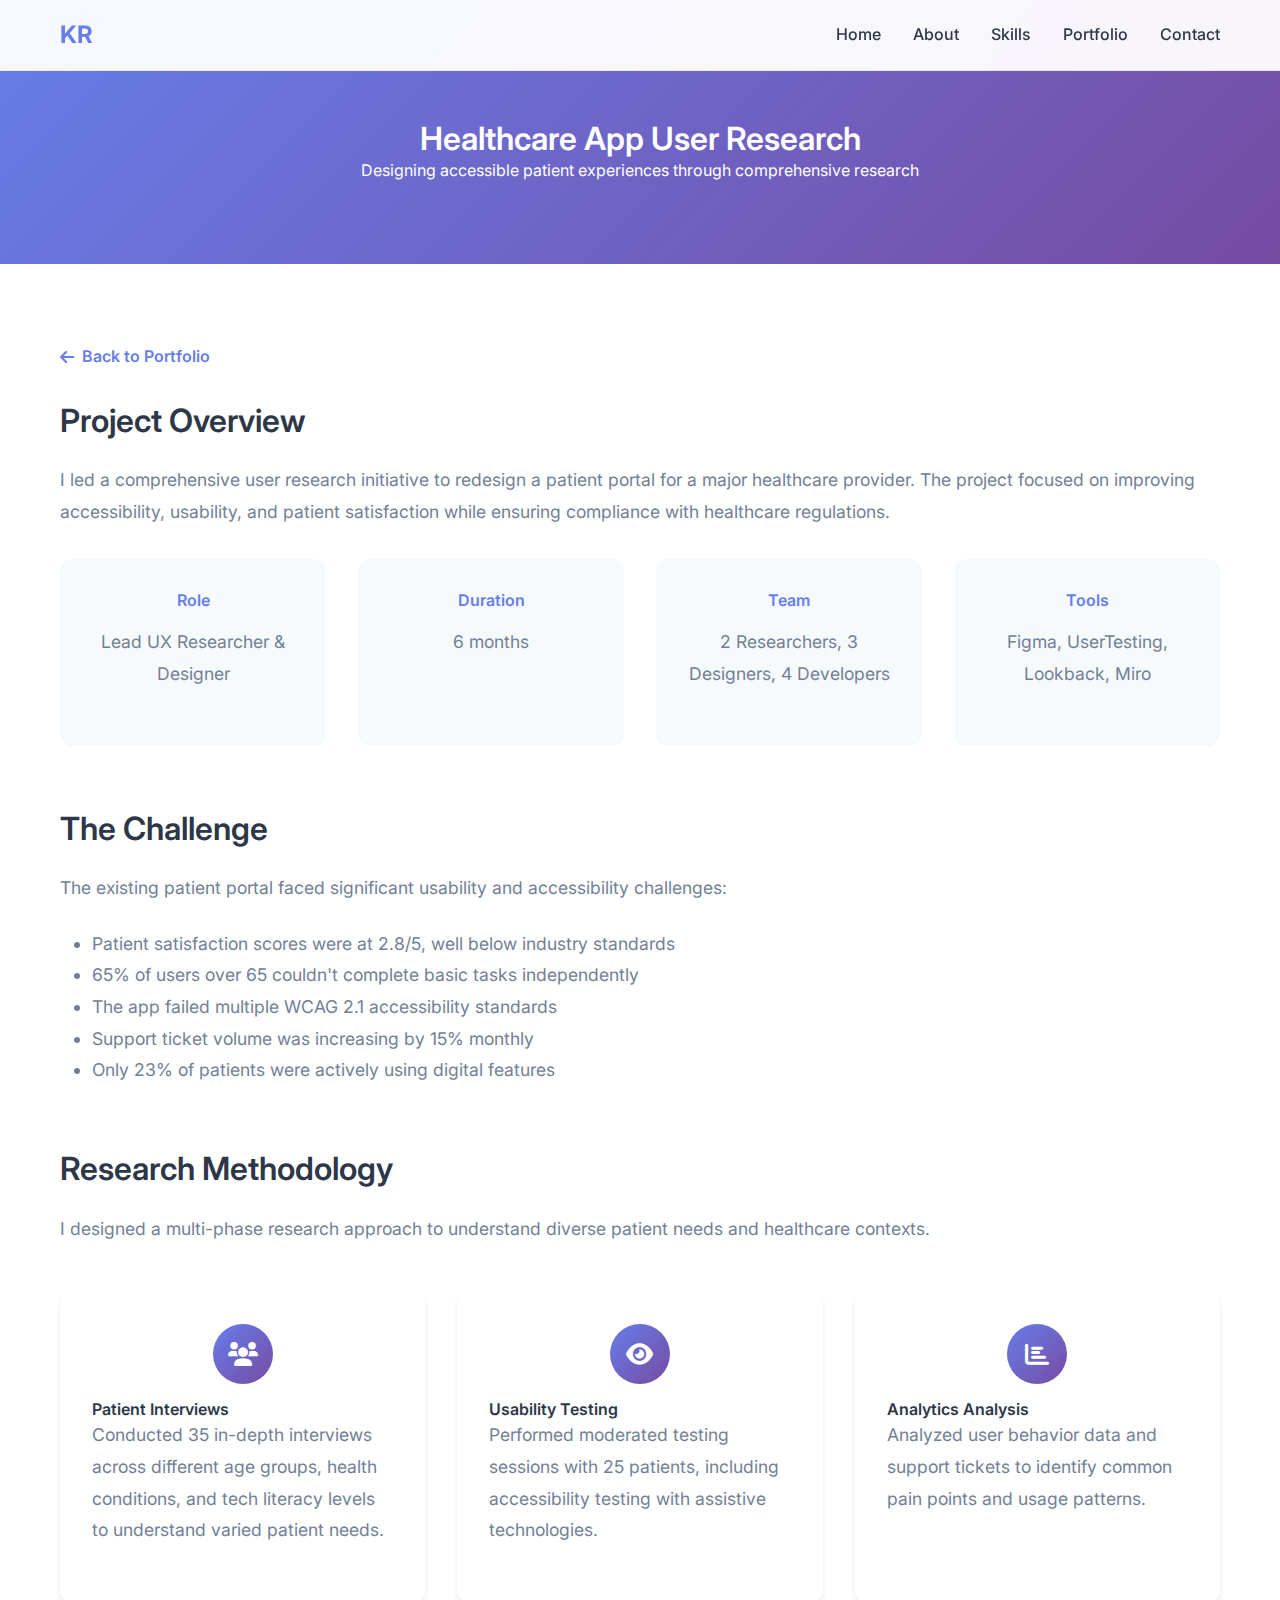
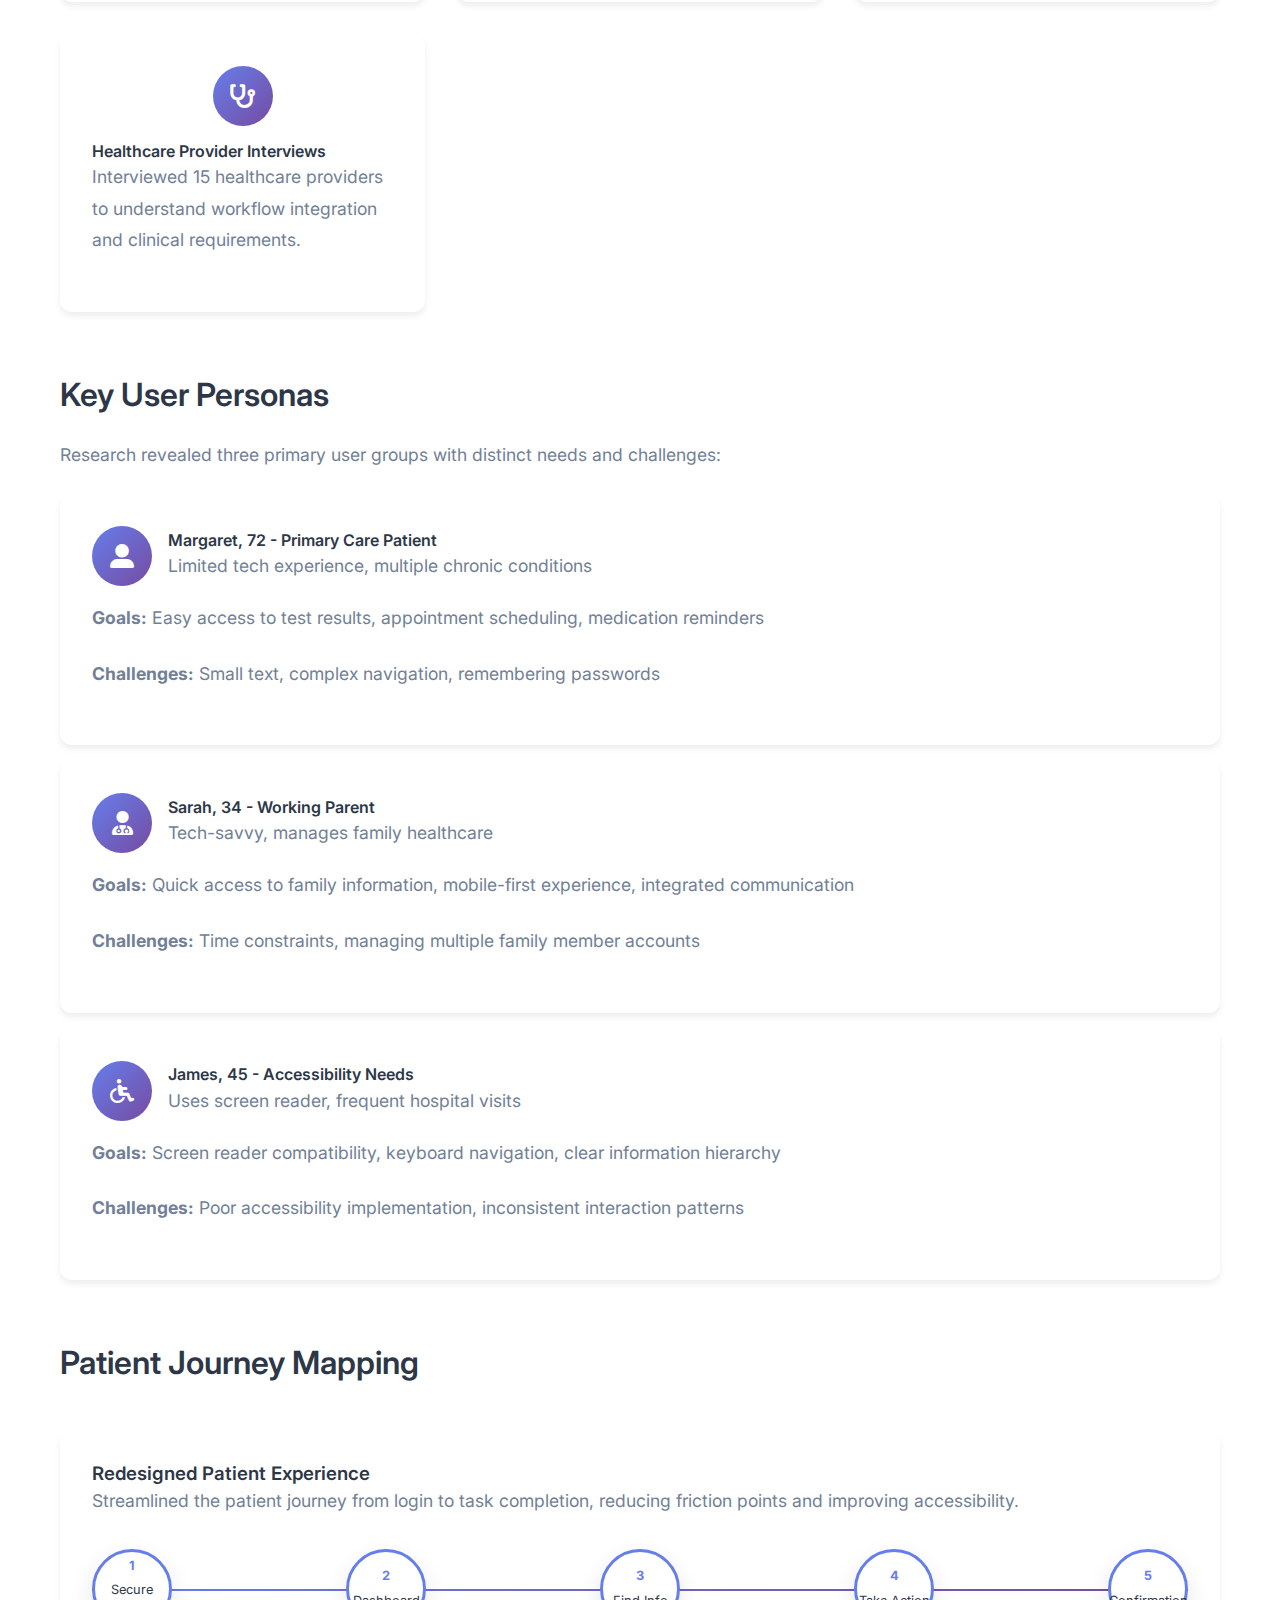
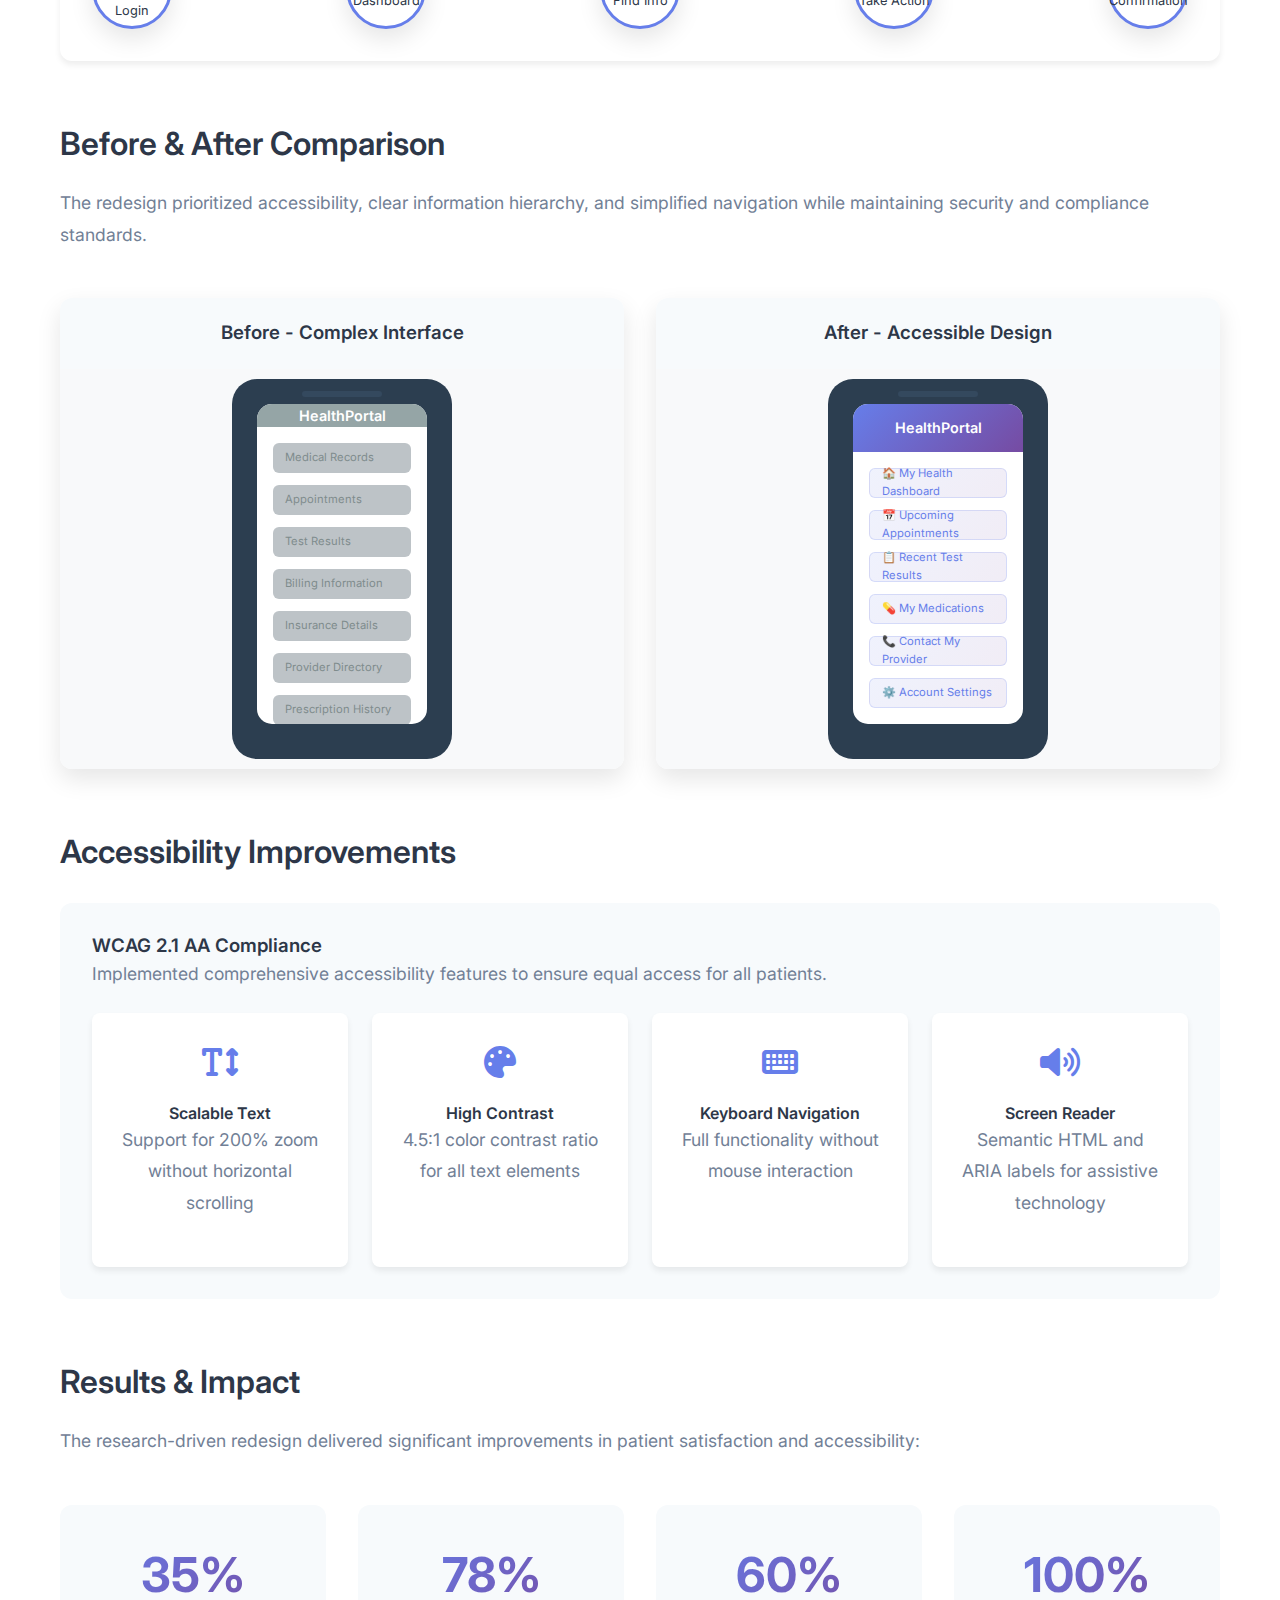
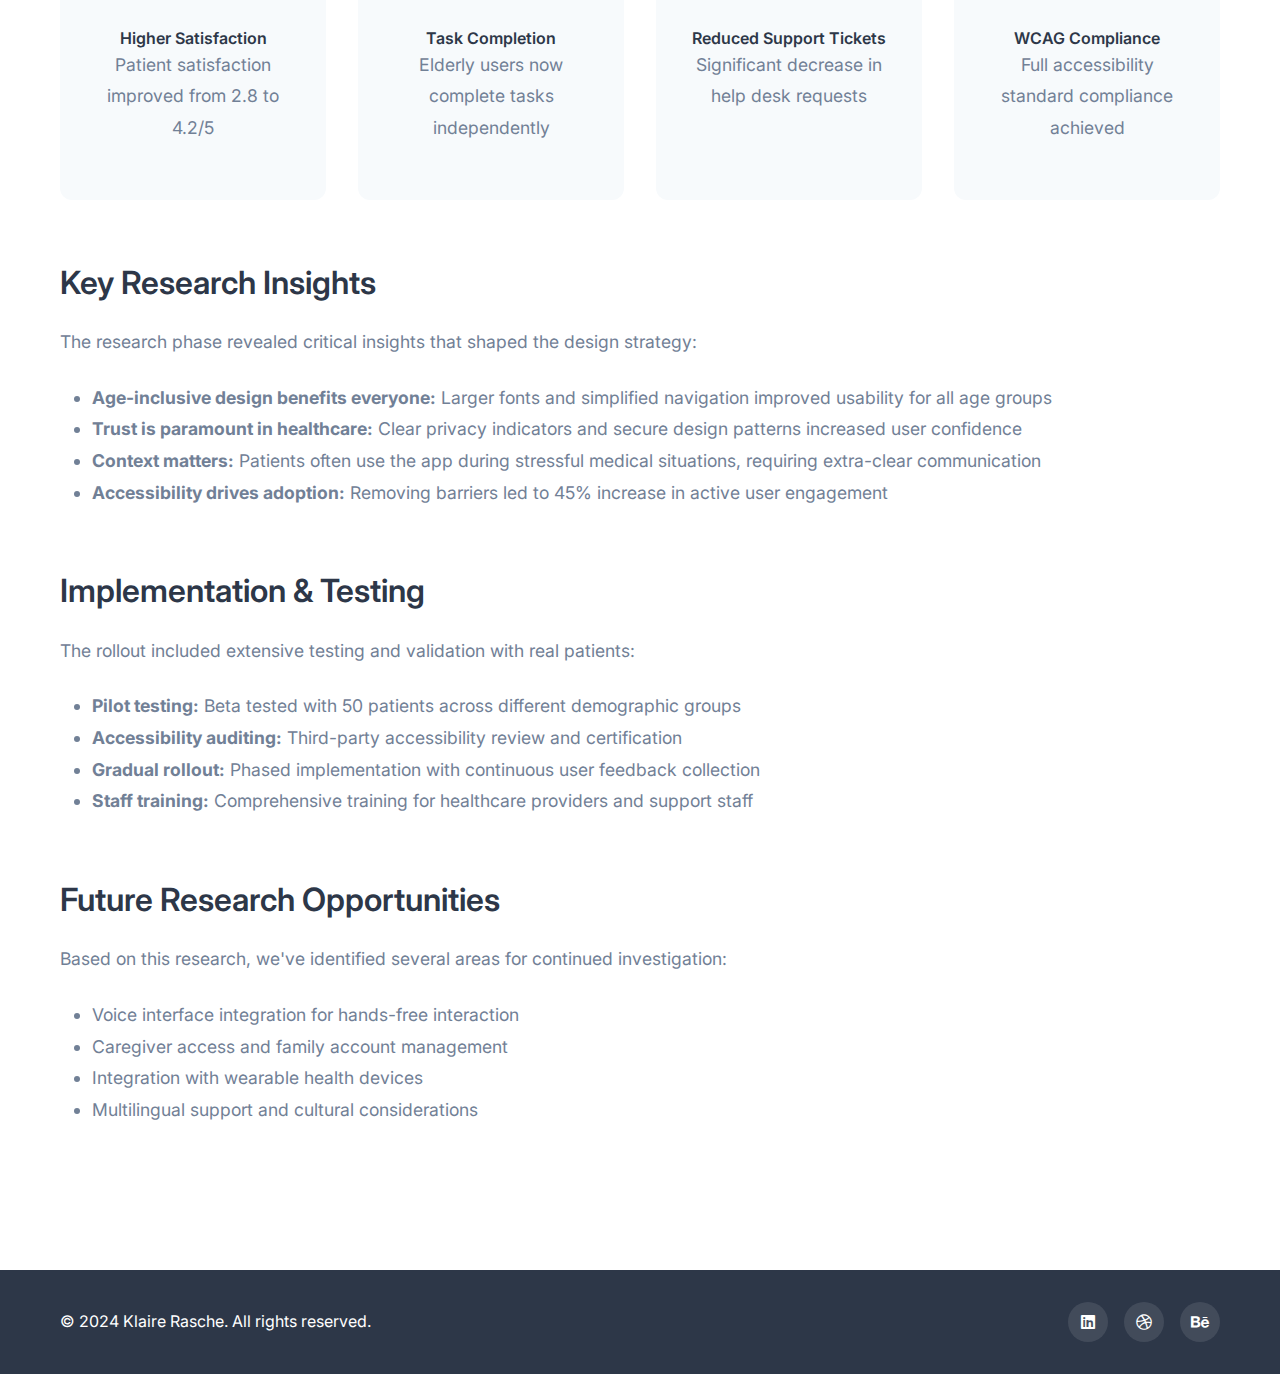
<file: case-study-3.html>
<!DOCTYPE html>
<html lang="en">
<head>
    <meta charset="UTF-8">
    <meta name="viewport" content="width=device-width, initial-scale=1.0">
    <title>Healthcare App User Research - Klaire Rasche</title>
    <link rel="stylesheet" href="styles.css">
    <link href="https://fonts.googleapis.com/css2?family=Inter:wght@300;400;500;600;700&display=swap" rel="stylesheet">
    <link rel="stylesheet" href="https://cdnjs.cloudflare.com/ajax/libs/font-awesome/6.0.0/css/all.min.css">
    <style>
        .case-study-hero {
            padding: 120px 0 80px;
            background: linear-gradient(135deg, #667eea 0%, #764ba2 100%);
            color: white;
            text-align: center;
        }

        .case-study-content {
            padding: 80px 0;
        }

        .case-study-section {
            margin-bottom: 4rem;
        }

        .case-study-section h2 {
            font-size: 2rem;
            margin-bottom: 1.5rem;
            color: var(--text-dark);
        }

        .case-study-section p {
            font-size: 1.1rem;
            line-height: 1.8;
            color: var(--text-light);
            margin-bottom: 1.5rem;
        }

        .project-overview {
            display: grid;
            grid-template-columns: repeat(auto-fit, minmax(250px, 1fr));
            gap: 2rem;
            margin: 2rem 0;
        }

        .overview-item {
            background: var(--bg-light);
            padding: 2rem;
            border-radius: var(--border-radius);
            text-align: center;
        }

        .overview-item h4 {
            color: var(--primary-color);
            margin-bottom: 1rem;
        }

        .research-methods {
            display: grid;
            grid-template-columns: repeat(auto-fit, minmax(300px, 1fr));
            gap: 2rem;
            margin: 3rem 0;
        }

        .research-method {
            background: var(--bg-white);
            padding: 2rem;
            border-radius: var(--border-radius);
            box-shadow: var(--shadow-light);
            transition: var(--transition);
        }

        .research-method:hover {
            transform: translateY(-5px);
            box-shadow: var(--shadow-medium);
        }

        .method-icon {
            width: 60px;
            height: 60px;
            background: linear-gradient(135deg, var(--primary-color), var(--secondary-color));
            color: white;
            border-radius: 50%;
            display: flex;
            align-items: center;
            justify-content: center;
            font-size: 1.5rem;
            margin: 0 auto 1rem;
        }

        .before-after-container {
            display: grid;
            grid-template-columns: 1fr 1fr;
            gap: 2rem;
            margin: 3rem 0;
        }

        .before-after-item {
            background: var(--bg-white);
            border-radius: var(--border-radius);
            overflow: hidden;
            box-shadow: var(--shadow-medium);
        }

        .before-after-item h3 {
            padding: 1.5rem;
            background: var(--bg-light);
            margin: 0;
            text-align: center;
            color: var(--text-dark);
        }

        .app-mockup {
            height: 400px;
            display: flex;
            align-items: center;
            justify-content: center;
            background: #f8f9fa;
            position: relative;
            padding: 2rem;
        }

        .phone-frame {
            width: 220px;
            height: 380px;
            background: #2c3e50;
            border-radius: 25px;
            padding: 25px;
            display: flex;
            flex-direction: column;
            align-items: center;
            position: relative;
        }

        .phone-frame::before {
            content: '';
            position: absolute;
            top: 12px;
            left: 50%;
            transform: translateX(-50%);
            width: 80px;
            height: 6px;
            background: #34495e;
            border-radius: 3px;
        }

        .app-screen {
            width: 100%;
            height: 320px;
            background: white;
            border-radius: 15px;
            display: flex;
            flex-direction: column;
            position: relative;
            overflow: hidden;
        }

        .app-header {
            height: 60px;
            background: #3498db;
            display: flex;
            align-items: center;
            justify-content: center;
            color: white;
            font-weight: 600;
            font-size: 0.9rem;
        }

        .old-app .app-header {
            background: #95a5a6;
        }

        .new-app .app-header {
            background: linear-gradient(135deg, #667eea, #764ba2);
        }

        .app-content {
            flex: 1;
            padding: 1rem;
            display: flex;
            flex-direction: column;
            gap: 0.75rem;
        }

        .content-block {
            height: 30px;
            border-radius: 6px;
            display: flex;
            align-items: center;
            padding: 0 0.75rem;
            font-size: 0.7rem;
        }

        .old-app .content-block {
            background: #bdc3c7;
            color: #7f8c8d;
        }

        .new-app .content-block {
            background: linear-gradient(135deg, rgba(102, 126, 234, 0.1), rgba(118, 75, 162, 0.1));
            color: var(--primary-color);
            border: 1px solid rgba(102, 126, 234, 0.2);
        }

        .accessibility-features {
            background: var(--bg-light);
            padding: 2rem;
            border-radius: var(--border-radius);
            margin: 2rem 0;
        }

        .feature-grid {
            display: grid;
            grid-template-columns: repeat(auto-fit, minmax(200px, 1fr));
            gap: 1.5rem;
            margin-top: 1.5rem;
        }

        .feature-item {
            background: white;
            padding: 1.5rem;
            border-radius: 8px;
            text-align: center;
            box-shadow: var(--shadow-light);
        }

        .feature-icon {
            font-size: 2rem;
            color: var(--primary-color);
            margin-bottom: 1rem;
        }

        .user-journey {
            background: var(--bg-white);
            padding: 2rem;
            border-radius: var(--border-radius);
            box-shadow: var(--shadow-light);
            margin: 3rem 0;
        }

        .journey-steps {
            display: flex;
            justify-content: space-between;
            align-items: center;
            margin-top: 2rem;
            position: relative;
        }

        .journey-steps::before {
            content: '';
            position: absolute;
            top: 50%;
            left: 0;
            right: 0;
            height: 2px;
            background: linear-gradient(135deg, var(--primary-color), var(--secondary-color));
            z-index: 1;
        }

        .journey-step {
            background: white;
            width: 80px;
            height: 80px;
            border-radius: 50%;
            display: flex;
            flex-direction: column;
            align-items: center;
            justify-content: center;
            font-size: 0.8rem;
            text-align: center;
            position: relative;
            z-index: 2;
            box-shadow: var(--shadow-medium);
            border: 3px solid var(--primary-color);
        }

        .step-number {
            font-weight: 700;
            color: var(--primary-color);
            margin-bottom: 0.25rem;
        }

        .results-grid {
            display: grid;
            grid-template-columns: repeat(auto-fit, minmax(200px, 1fr));
            gap: 2rem;
            margin: 3rem 0;
        }

        .result-item {
            text-align: center;
            padding: 2rem;
            background: var(--bg-light);
            border-radius: var(--border-radius);
        }

        .result-number {
            font-size: 3rem;
            font-weight: 700;
            background: linear-gradient(135deg, var(--primary-color), var(--secondary-color));
            -webkit-background-clip: text;
            -webkit-text-fill-color: transparent;
            background-clip: text;
            margin-bottom: 1rem;
        }

        .back-link {
            display: inline-flex;
            align-items: center;
            gap: 0.5rem;
            color: var(--primary-color);
            text-decoration: none;
            font-weight: 600;
            margin-bottom: 2rem;
            transition: var(--transition);
        }

        .back-link:hover {
            transform: translateX(-5px);
        }

        .persona-card {
            background: var(--bg-white);
            padding: 2rem;
            border-radius: var(--border-radius);
            box-shadow: var(--shadow-light);
            margin: 1rem 0;
        }

        .persona-header {
            display: flex;
            align-items: center;
            gap: 1rem;
            margin-bottom: 1rem;
        }

        .persona-avatar {
            width: 60px;
            height: 60px;
            background: linear-gradient(135deg, var(--primary-color), var(--secondary-color));
            border-radius: 50%;
            display: flex;
            align-items: center;
            justify-content: center;
            color: white;
            font-size: 1.5rem;
        }

        @media (max-width: 768px) {
            .before-after-container {
                grid-template-columns: 1fr;
            }
            
            .phone-frame {
                width: 180px;
                height: 320px;
            }
            
            .app-screen {
                height: 260px;
            }

            .journey-steps {
                flex-direction: column;
                gap: 2rem;
            }

            .journey-steps::before {
                top: 0;
                bottom: 0;
                left: 50%;
                width: 2px;
                height: auto;
            }
        }
    </style>
</head>
<body>
    <!-- Navigation -->
    <nav class="navbar">
        <div class="nav-container">
            <div class="nav-logo">
                <a href="index.html">KR</a>
            </div>
            <ul class="nav-menu">
                <li class="nav-item">
                    <a href="index.html#home" class="nav-link">Home</a>
                </li>
                <li class="nav-item">
                    <a href="index.html#about" class="nav-link">About</a>
                </li>
                <li class="nav-item">
                    <a href="index.html#skills" class="nav-link">Skills</a>
                </li>
                <li class="nav-item">
                    <a href="index.html#portfolio" class="nav-link">Portfolio</a>
                </li>
                <li class="nav-item">
                    <a href="index.html#contact" class="nav-link">Contact</a>
                </li>
            </ul>
            <div class="hamburger">
                <span class="bar"></span>
                <span class="bar"></span>
                <span class="bar"></span>
            </div>
        </div>
    </nav>

    <!-- Hero Section -->
    <section class="case-study-hero">
        <div class="container">
            <h1>Healthcare App User Research</h1>
            <p>Designing accessible patient experiences through comprehensive research</p>
        </div>
    </section>

    <!-- Case Study Content -->
    <section class="case-study-content">
        <div class="container">
            <a href="index.html#portfolio" class="back-link">
                <i class="fas fa-arrow-left"></i>
                Back to Portfolio
            </a>

            <!-- Project Overview -->
            <div class="case-study-section">
                <h2>Project Overview</h2>
                <p>
                    I led a comprehensive user research initiative to redesign a patient portal for a major healthcare provider. 
                    The project focused on improving accessibility, usability, and patient satisfaction while ensuring compliance with healthcare regulations.
                </p>

                <div class="project-overview">
                    <div class="overview-item">
                        <h4>Role</h4>
                        <p>Lead UX Researcher & Designer</p>
                    </div>
                    <div class="overview-item">
                        <h4>Duration</h4>
                        <p>6 months</p>
                    </div>
                    <div class="overview-item">
                        <h4>Team</h4>
                        <p>2 Researchers, 3 Designers, 4 Developers</p>
                    </div>
                    <div class="overview-item">
                        <h4>Tools</h4>
                        <p>Figma, UserTesting, Lookback, Miro</p>
                    </div>
                </div>
            </div>

            <!-- Problem Statement -->
            <div class="case-study-section">
                <h2>The Challenge</h2>
                <p>
                    The existing patient portal faced significant usability and accessibility challenges:
                </p>
                <ul style="font-size: 1.1rem; line-height: 1.8; color: var(--text-light); margin-left: 2rem;">
                    <li>Patient satisfaction scores were at 2.8/5, well below industry standards</li>
                    <li>65% of users over 65 couldn't complete basic tasks independently</li>
                    <li>The app failed multiple WCAG 2.1 accessibility standards</li>
                    <li>Support ticket volume was increasing by 15% monthly</li>
                    <li>Only 23% of patients were actively using digital features</li>
                </ul>
            </div>

            <!-- Research Methodology -->
            <div class="case-study-section">
                <h2>Research Methodology</h2>
                <p>
                    I designed a multi-phase research approach to understand diverse patient needs and healthcare contexts.
                </p>

                <div class="research-methods">
                    <div class="research-method">
                        <div class="method-icon">
                            <i class="fas fa-users"></i>
                        </div>
                        <h4>Patient Interviews</h4>
                        <p>Conducted 35 in-depth interviews across different age groups, health conditions, and tech literacy levels to understand varied patient needs.</p>
                    </div>
                    <div class="research-method">
                        <div class="method-icon">
                            <i class="fas fa-eye"></i>
                        </div>
                        <h4>Usability Testing</h4>
                        <p>Performed moderated testing sessions with 25 patients, including accessibility testing with assistive technologies.</p>
                    </div>
                    <div class="research-method">
                        <div class="method-icon">
                            <i class="fas fa-chart-bar"></i>
                        </div>
                        <h4>Analytics Analysis</h4>
                        <p>Analyzed user behavior data and support tickets to identify common pain points and usage patterns.</p>
                    </div>
                    <div class="research-method">
                        <div class="method-icon">
                            <i class="fas fa-stethoscope"></i>
                        </div>
                        <h4>Healthcare Provider Interviews</h4>
                        <p>Interviewed 15 healthcare providers to understand workflow integration and clinical requirements.</p>
                    </div>
                </div>
            </div>

            <!-- User Personas -->
            <div class="case-study-section">
                <h2>Key User Personas</h2>
                <p>
                    Research revealed three primary user groups with distinct needs and challenges:
                </p>

                <div class="persona-card">
                    <div class="persona-header">
                        <div class="persona-avatar">
                            <i class="fas fa-user-alt"></i>
                        </div>
                        <div>
                            <h4>Margaret, 72 - Primary Care Patient</h4>
                            <p style="color: var(--text-light); margin: 0;">Limited tech experience, multiple chronic conditions</p>
                        </div>
                    </div>
                    <p><strong>Goals:</strong> Easy access to test results, appointment scheduling, medication reminders</p>
                    <p><strong>Challenges:</strong> Small text, complex navigation, remembering passwords</p>
                </div>

                <div class="persona-card">
                    <div class="persona-header">
                        <div class="persona-avatar">
                            <i class="fas fa-user-md"></i>
                        </div>
                        <div>
                            <h4>Sarah, 34 - Working Parent</h4>
                            <p style="color: var(--text-light); margin: 0;">Tech-savvy, manages family healthcare</p>
                        </div>
                    </div>
                    <p><strong>Goals:</strong> Quick access to family information, mobile-first experience, integrated communication</p>
                    <p><strong>Challenges:</strong> Time constraints, managing multiple family member accounts</p>
                </div>

                <div class="persona-card">
                    <div class="persona-header">
                        <div class="persona-avatar">
                            <i class="fas fa-wheelchair"></i>
                        </div>
                        <div>
                            <h4>James, 45 - Accessibility Needs</h4>
                            <p style="color: var(--text-light); margin: 0;">Uses screen reader, frequent hospital visits</p>
                        </div>
                    </div>
                    <p><strong>Goals:</strong> Screen reader compatibility, keyboard navigation, clear information hierarchy</p>
                    <p><strong>Challenges:</strong> Poor accessibility implementation, inconsistent interaction patterns</p>
                </div>
            </div>

            <!-- User Journey -->
            <div class="case-study-section">
                <h2>Patient Journey Mapping</h2>
                <div class="user-journey">
                    <h3>Redesigned Patient Experience</h3>
                    <p>Streamlined the patient journey from login to task completion, reducing friction points and improving accessibility.</p>
                    
                    <div class="journey-steps">
                        <div class="journey-step">
                            <div class="step-number">1</div>
                            <span>Secure Login</span>
                        </div>
                        <div class="journey-step">
                            <div class="step-number">2</div>
                            <span>Dashboard</span>
                        </div>
                        <div class="journey-step">
                            <div class="step-number">3</div>
                            <span>Find Info</span>
                        </div>
                        <div class="journey-step">
                            <div class="step-number">4</div>
                            <span>Take Action</span>
                        </div>
                        <div class="journey-step">
                            <div class="step-number">5</div>
                            <span>Confirmation</span>
                        </div>
                    </div>
                </div>
            </div>

            <!-- Before and After -->
            <div class="case-study-section">
                <h2>Before & After Comparison</h2>
                <p>
                    The redesign prioritized accessibility, clear information hierarchy, and simplified navigation while maintaining security and compliance standards.
                </p>

                <div class="before-after-container">
                    <div class="before-after-item">
                        <h3>Before - Complex Interface</h3>
                        <div class="app-mockup">
                            <div class="phone-frame">
                                <div class="app-screen old-app">
                                    <div class="app-header">
                                        HealthPortal
                                    </div>
                                    <div class="app-content">
                                        <div class="content-block">Medical Records</div>
                                        <div class="content-block">Appointments</div>
                                        <div class="content-block">Test Results</div>
                                        <div class="content-block">Billing Information</div>
                                        <div class="content-block">Insurance Details</div>
                                        <div class="content-block">Provider Directory</div>
                                        <div class="content-block">Prescription History</div>
                                    </div>
                                </div>
                            </div>
                        </div>
                    </div>
                    <div class="before-after-item">
                        <h3>After - Accessible Design</h3>
                        <div class="app-mockup">
                            <div class="phone-frame">
                                <div class="app-screen new-app">
                                    <div class="app-header">
                                        HealthPortal
                                    </div>
                                    <div class="app-content">
                                        <div class="content-block">🏠 My Health Dashboard</div>
                                        <div class="content-block">📅 Upcoming Appointments</div>
                                        <div class="content-block">📋 Recent Test Results</div>
                                        <div class="content-block">💊 My Medications</div>
                                        <div class="content-block">📞 Contact My Provider</div>
                                        <div class="content-block">⚙️ Account Settings</div>
                                    </div>
                                </div>
                            </div>
                        </div>
                    </div>
                </div>
            </div>

            <!-- Accessibility Features -->
            <div class="case-study-section">
                <h2>Accessibility Improvements</h2>
                <div class="accessibility-features">
                    <h3>WCAG 2.1 AA Compliance</h3>
                    <p>Implemented comprehensive accessibility features to ensure equal access for all patients.</p>
                    
                    <div class="feature-grid">
                        <div class="feature-item">
                            <div class="feature-icon">
                                <i class="fas fa-text-height"></i>
                            </div>
                            <h4>Scalable Text</h4>
                            <p>Support for 200% zoom without horizontal scrolling</p>
                        </div>
                        <div class="feature-item">
                            <div class="feature-icon">
                                <i class="fas fa-palette"></i>
                            </div>
                            <h4>High Contrast</h4>
                            <p>4.5:1 color contrast ratio for all text elements</p>
                        </div>
                        <div class="feature-item">
                            <div class="feature-icon">
                                <i class="fas fa-keyboard"></i>
                            </div>
                            <h4>Keyboard Navigation</h4>
                            <p>Full functionality without mouse interaction</p>
                        </div>
                        <div class="feature-item">
                            <div class="feature-icon">
                                <i class="fas fa-volume-up"></i>
                            </div>
                            <h4>Screen Reader</h4>
                            <p>Semantic HTML and ARIA labels for assistive technology</p>
                        </div>
                    </div>
                </div>
            </div>

            <!-- Results -->
            <div class="case-study-section">
                <h2>Results & Impact</h2>
                <p>
                    The research-driven redesign delivered significant improvements in patient satisfaction and accessibility:
                </p>

                <div class="results-grid">
                    <div class="result-item">
                        <div class="result-number">35%</div>
                        <h4>Higher Satisfaction</h4>
                        <p>Patient satisfaction improved from 2.8 to 4.2/5</p>
                    </div>
                    <div class="result-item">
                        <div class="result-number">78%</div>
                        <h4>Task Completion</h4>
                        <p>Elderly users now complete tasks independently</p>
                    </div>
                    <div class="result-item">
                        <div class="result-number">60%</div>
                        <h4>Reduced Support Tickets</h4>
                        <p>Significant decrease in help desk requests</p>
                    </div>
                    <div class="result-item">
                        <div class="result-number">100%</div>
                        <h4>WCAG Compliance</h4>
                        <p>Full accessibility standard compliance achieved</p>
                    </div>
                </div>
            </div>

            <!-- Research Insights -->
            <div class="case-study-section">
                <h2>Key Research Insights</h2>
                <p>
                    The research phase revealed critical insights that shaped the design strategy:
                </p>
                <ul style="font-size: 1.1rem; line-height: 1.8; color: var(--text-light); margin-left: 2rem;">
                    <li><strong>Age-inclusive design benefits everyone:</strong> Larger fonts and simplified navigation improved usability for all age groups</li>
                    <li><strong>Trust is paramount in healthcare:</strong> Clear privacy indicators and secure design patterns increased user confidence</li>
                    <li><strong>Context matters:</strong> Patients often use the app during stressful medical situations, requiring extra-clear communication</li>
                    <li><strong>Accessibility drives adoption:</strong> Removing barriers led to 45% increase in active user engagement</li>
                </ul>
            </div>

            <!-- Implementation Strategy -->
            <div class="case-study-section">
                <h2>Implementation & Testing</h2>
                <p>
                    The rollout included extensive testing and validation with real patients:
                </p>
                <ul style="font-size: 1.1rem; line-height: 1.8; color: var(--text-light); margin-left: 2rem;">
                    <li><strong>Pilot testing:</strong> Beta tested with 50 patients across different demographic groups</li>
                    <li><strong>Accessibility auditing:</strong> Third-party accessibility review and certification</li>
                    <li><strong>Gradual rollout:</strong> Phased implementation with continuous user feedback collection</li>
                    <li><strong>Staff training:</strong> Comprehensive training for healthcare providers and support staff</li>
                </ul>
            </div>

            <!-- Future Opportunities -->
            <div class="case-study-section">
                <h2>Future Research Opportunities</h2>
                <p>
                    Based on this research, we've identified several areas for continued investigation:
                </p>
                <ul style="font-size: 1.1rem; line-height: 1.8; color: var(--text-light); margin-left: 2rem;">
                    <li>Voice interface integration for hands-free interaction</li>
                    <li>Caregiver access and family account management</li>
                    <li>Integration with wearable health devices</li>
                    <li>Multilingual support and cultural considerations</li>
                </ul>
            </div>
        </div>
    </section>

    <!-- Footer -->
    <footer class="footer">
        <div class="container">
            <div class="footer-content">
                <p>&copy; 2024 Klaire Rasche. All rights reserved.</p>
                <div class="social-links">
                    <a href="#"><i class="fab fa-linkedin"></i></a>
                    <a href="#"><i class="fab fa-dribbble"></i></a>
                    <a href="#"><i class="fab fa-behance"></i></a>
                </div>
            </div>
        </div>
    </footer>

    <script src="script.js"></script>
</body>
</html>
</file>
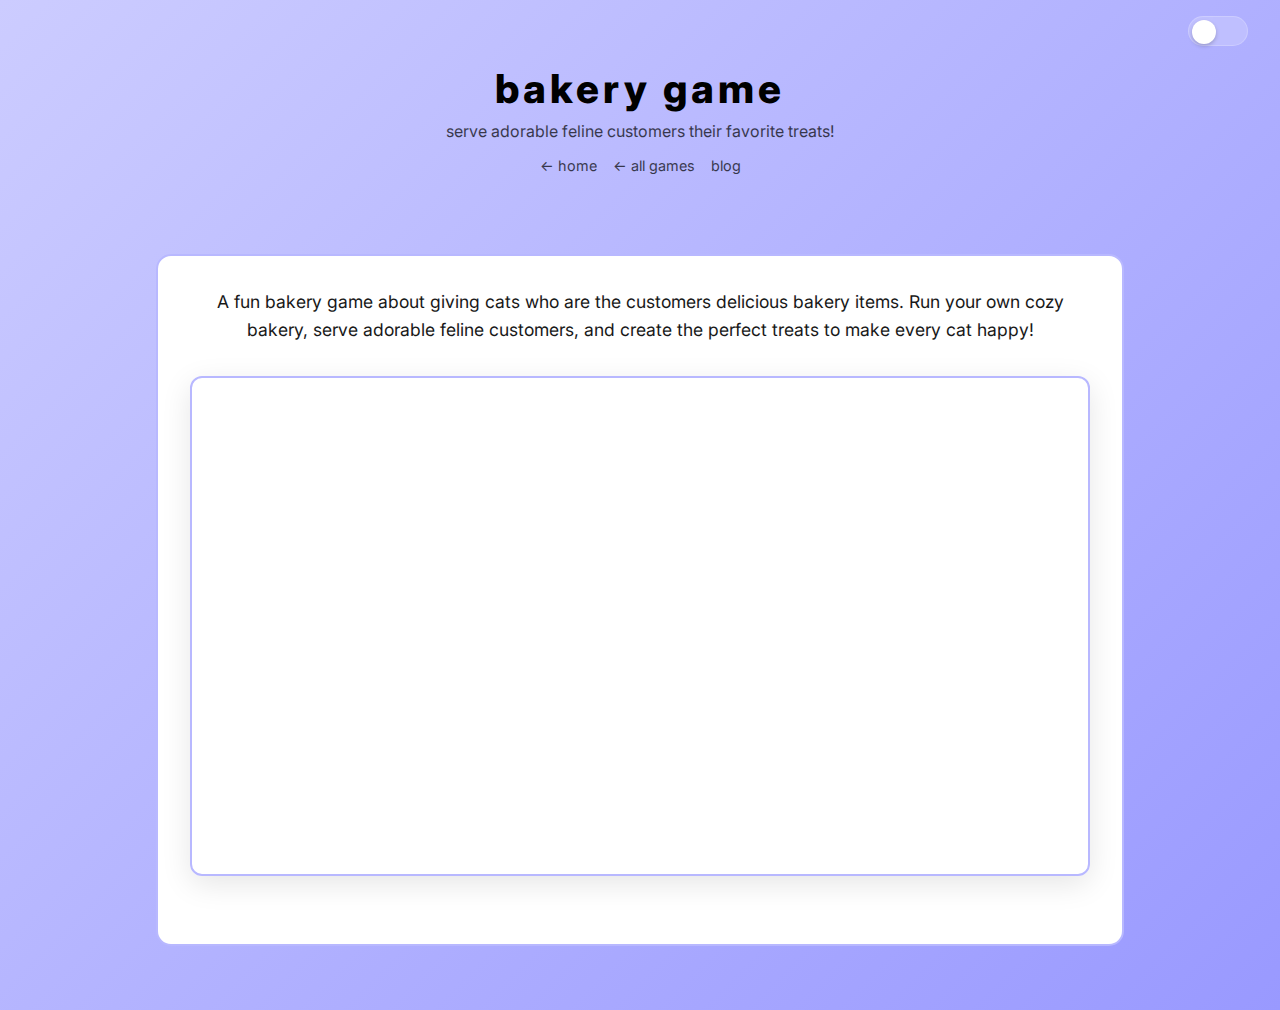
<file: games-bakery-game.html>
<!DOCTYPE html>
<html lang="en">
<head>
    <meta charset="UTF-8">
    <meta name="viewport" content="width=device-width, initial-scale=1.0">
    <title>Bakery Game - klaire's games</title>
    <link href="https://fonts.googleapis.com/css2?family=Inter:wght@300;400;500;600;700;800;900&display=swap" rel="stylesheet">
    <style>
        :root {
            /* Light mode colors */
            --periwinkle-bg: #CCCCFF;
            --periwinkle-dark: #9999FF;
            --periwinkle-light: #E6E6FF;
            --soft-green: #B8B8FF;
            --soft-mint: #D0D0FF;
            --card-bg: #ffffff;
            --text-dark: #000000;
            --vintage-cream: #F5F5DC;
        }

        [data-theme="dark"] {
            /* Dark mode colors */
            --periwinkle-bg: #1a1a2e;
            --periwinkle-dark: #2a2a4e;
            --periwinkle-light: #3a3a6e;
            --soft-green: #4a4a7a;
            --soft-mint: #5a5a8a;
            --card-bg: #2a2a2a;
            --text-dark: #e0e0e0;
            --vintage-cream: #2a2a2a;
        }

        * {
            margin: 0;
            padding: 0;
            box-sizing: border-box;
        }

        body {
            font-family: 'Inter', sans-serif;
            background: linear-gradient(135deg, var(--periwinkle-bg) 0%, var(--periwinkle-dark) 100%);
            min-height: 100vh;
            padding: 0;
            margin: 0;
            transition: background 0.3s ease;
        }

        /* Hide default cursor */
        * {
            cursor: none !important;
        }

        /* Custom cursor */
        .custom-cursor {
            position: fixed;
            width: 64px;
            height: 64px;
            background-image: url('https://cxsmusbbgiiiywalaord.supabase.co/storage/v1/object/public/portfolio//IMG_1582.PNG');
            background-size: contain;
            background-repeat: no-repeat;
            background-position: center;
            pointer-events: none;
            z-index: 9999;
            transform: translate(-50%, -50%);
            transition: transform 0.1s ease-out;
        }

        .custom-cursor.hover {
            transform: translate(-50%, -50%) scale(1.2);
        }

        /* Theme toggle */
        .theme-toggle {
            position: fixed;
            top: 1rem;
            right: 2rem;
            z-index: 1000;
        }

        .toggle-switch {
            width: 60px;
            height: 30px;
            background: rgba(255, 255, 255, 0.2);
            border-radius: 15px;
            cursor: pointer;
            transition: all 0.3s ease;
            backdrop-filter: blur(10px);
            border: 1px solid rgba(255, 255, 255, 0.2);
            position: relative;
        }

        .toggle-handle {
            position: absolute;
            top: 3px;
            left: 3px;
            width: 24px;
            height: 24px;
            background: white;
            border-radius: 50%;
            transition: all 0.3s ease;
            box-shadow: 0 2px 4px rgba(0, 0, 0, 0.2);
        }

        .toggle-switch.dark .toggle-handle {
            transform: translateX(30px);
        }

        /* Main container */
        .bakery-container {
            max-width: 1000px;
            margin: 0 auto;
            padding: 2rem 1rem;
            min-height: 100vh;
        }

        /* Header */
        .bakery-header {
            text-align: center;
            margin-bottom: 3rem;
            padding: 2rem 0;
        }

        .bakery-title {
            font-size: 2.5rem;
            font-weight: 800;
            color: var(--text-dark);
            margin-bottom: 0.5rem;
            text-transform: lowercase;
            letter-spacing: 0.1em;
        }

        .bakery-subtitle {
            font-size: 1rem;
            color: var(--text-dark);
            opacity: 0.7;
            font-weight: 400;
            margin-bottom: 1rem;
        }

        .navigation-links {
            margin-top: 1rem;
            display: flex;
            gap: 1rem;
            justify-content: center;
            flex-wrap: wrap;
        }

        .nav-link {
            color: var(--text-dark);
            text-decoration: none;
            font-size: 0.9rem;
            opacity: 0.7;
            transition: opacity 0.2s ease;
        }

        .nav-link:hover {
            opacity: 1;
        }

        /* Game section */
        .game-section {
            background: var(--card-bg);
            border-radius: 15px;
            padding: 2rem;
            border: 2px solid var(--soft-green);
            text-align: center;
            margin-bottom: 2rem;
        }

        .game-description {
            font-size: 1.1rem;
            color: var(--text-dark);
            line-height: 1.6;
            margin-bottom: 2rem;
            opacity: 0.9;
        }

        .game-embed-container {
            width: 100%;
            margin: 2rem 0;
        }

        .game-embed {
            border-radius: 12px;
            box-shadow: 0 8px 30px rgba(0, 0, 0, 0.1);
            overflow: hidden;
            border: 2px solid var(--soft-green);
            width: 100%;
            height: 500px;
        }





        @media (max-width: 768px) {
            .bakery-container {
                padding: 1rem 0.5rem;
            }
            
            .bakery-header {
                margin-bottom: 2rem;
                padding: 1rem 0;
            }
            
            .bakery-title {
                font-size: 2rem;
            }
            
            .game-section {
                padding: 1.5rem;
            }
            
            .game-embed {
                width: 100%;
                height: 400px;
            }
            

            
            .theme-toggle {
                top: 0.5rem;
                right: 1rem;
            }
            
            .custom-cursor {
                display: none;
            }
            
            * {
                cursor: auto !important;
            }
        }
    </style>
</head>
<body>
    <script>
        // Theme toggle functionality
        function toggleTheme() {
            const body = document.body;
            const toggleSwitch = document.querySelector('.toggle-switch');
            const currentTheme = body.getAttribute('data-theme');
            
            if (currentTheme === 'dark') {
                body.removeAttribute('data-theme');
                toggleSwitch.classList.remove('dark');
                localStorage.setItem('theme', 'light');
            } else {
                body.setAttribute('data-theme', 'dark');
                toggleSwitch.classList.add('dark');
                localStorage.setItem('theme', 'dark');
            }
        }

        // Load saved theme
        document.addEventListener('DOMContentLoaded', function() {
            const savedTheme = localStorage.getItem('theme');
            const toggleSwitch = document.querySelector('.toggle-switch');
            
            if (savedTheme === 'dark') {
                document.body.setAttribute('data-theme', 'dark');
                toggleSwitch.classList.add('dark');
            }
        });

        // Custom cursor functionality
        document.addEventListener('DOMContentLoaded', function() {
            const customCursor = document.getElementById('customCursor');
            
            document.addEventListener('mousemove', (e) => {
                customCursor.style.left = e.clientX + 'px';
                customCursor.style.top = e.clientY + 'px';
            });

            const clickableElements = document.querySelectorAll('a, button, .toggle-switch');
            clickableElements.forEach(element => {
                element.addEventListener('mouseenter', () => {
                    customCursor.classList.add('hover');
                });
                element.addEventListener('mouseleave', () => {
                    customCursor.classList.remove('hover');
                });
            });
        });
    </script>

    <!-- Custom Cursor -->
    <div class="custom-cursor" id="customCursor"></div>

    <!-- Theme Toggle -->
    <div class="theme-toggle">
        <div class="toggle-switch" onclick="toggleTheme()">
            <div class="toggle-handle"></div>
        </div>
    </div>

    <!-- Main Bakery Container -->
    <div class="bakery-container">
        <!-- Header -->
        <div class="bakery-header">
            <div class="bakery-title">bakery game</div>
            <div class="bakery-subtitle">serve adorable feline customers their favorite treats!</div>
            <div class="navigation-links">
                <a href="klaire.html" class="nav-link">← home</a>
                <a href="games.html" class="nav-link">← all games</a>
                <a href="blog.html" class="nav-link">blog</a>
            </div>
        </div>

        <!-- Game Section -->
        <div class="game-section">
            <div class="game-description">
                A fun bakery game about giving cats who are the customers delicious bakery items. 
                Run your own cozy bakery, serve adorable feline customers, and create the perfect treats 
                to make every cat happy!
            </div>
            
            <div class="game-embed-container">
                <iframe class="game-embed" frameborder="0" src="https://itch.io/embed-upload/13618055?color=333333" allowfullscreen="" width="100%" height="100%">
                    <a href="https://kllrasciuedu.itch.io/g320-final-project">Play Bakery Game G320 Final Project Klaire on itch.io</a>
                </iframe>
            </div>
        </div>




    </div>
</body>
</html>
</file>
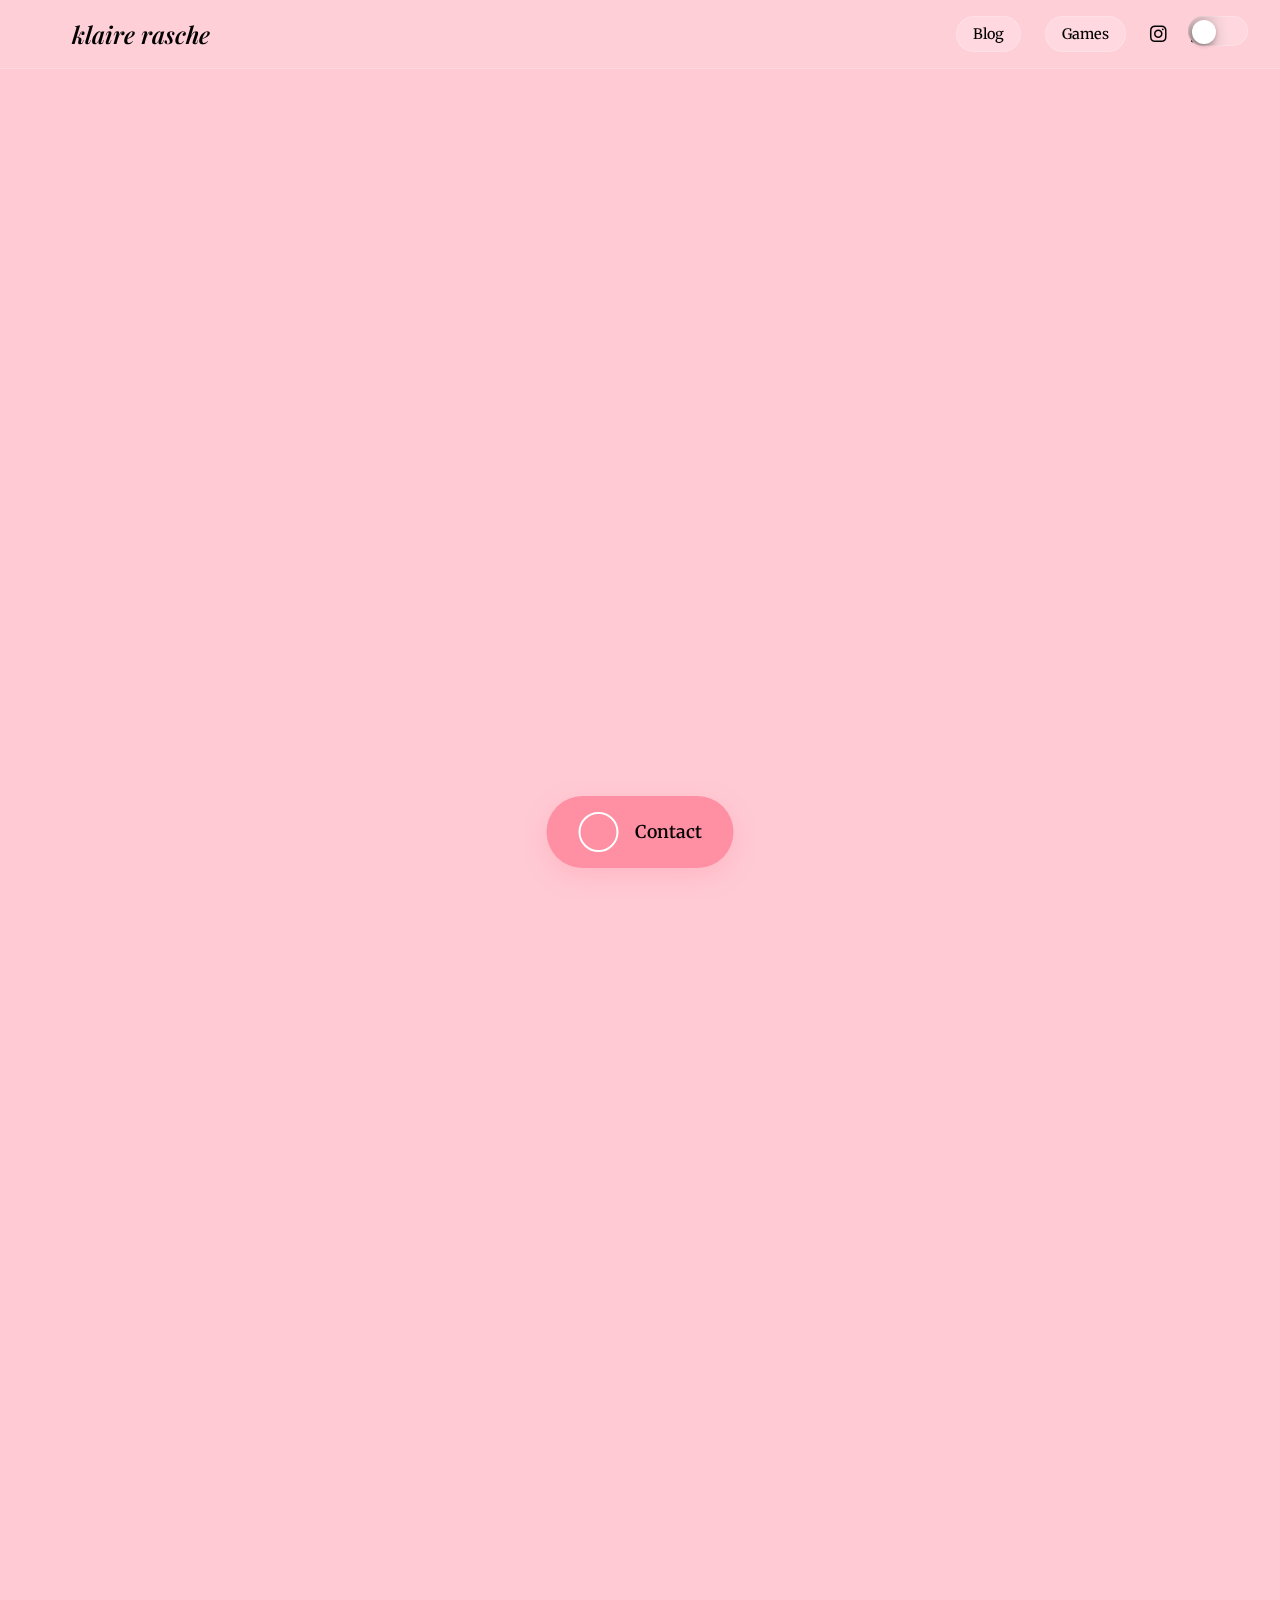
<file: klaire-portfolio.html>
<!DOCTYPE html>
<html lang="en">
<head>
    <meta charset="UTF-8">
    <meta name="viewport" content="width=device-width, initial-scale=1.0">
    <title>klaire rasche - portfolio</title>
    <link href="https://fonts.googleapis.com/css2?family=Inter:wght@300;400;500;600;700;800;900&display=swap" rel="stylesheet">
    <link href="https://fonts.googleapis.com/css2?family=Merriweather:wght@300;400;700&display=swap" rel="stylesheet">
    <link href="https://fonts.googleapis.com/css2?family=Playfair+Display:ital,wght@0,400;0,500;0,600;0,700;1,400;1,500;1,600;1,700&display=swap" rel="stylesheet">
    <link rel="stylesheet" href="https://cdnjs.cloudflare.com/ajax/libs/font-awesome/6.0.0/css/all.min.css">
    <style>
        :root {
            /* Light mode colors */
            --bg-color: #FFCAD4;
            --text-color: #000000;
            --toggle-bg: rgba(255, 255, 255, 0.2);
            --toggle-handle: white;
        }

        [data-theme="dark"] {
            /* Dark mode colors */
            --bg-color: #B6465F;
            --text-color: #e0e0e0;
            --toggle-bg: rgba(255, 255, 255, 0.1);
            --toggle-handle: #e0e0e0;
        }

        * {
            margin: 0;
            padding: 0;
            box-sizing: border-box;
        }

        body, html {
            min-height: 100vh;
            overflow-x: hidden;
            font-family: 'Merriweather', serif;
            background-color: var(--bg-color);
            transition: background-color 0.5s ease;
            scroll-behavior: smooth;
            margin: 0;
            padding: 0;
        }

        .main-container {
            display: flex;
            flex-direction: column;
            align-items: center;
            justify-content: center;
            min-height: 100vh;
            position: relative;
            z-index: 10;
            padding-top: 0;
            margin-top: 0;
        }

        /* Navigation Bar */
        .navbar {
            position: fixed;
            top: 0;
            left: 0;
            right: 0;
            background: rgba(255, 255, 255, 0.1);
            backdrop-filter: blur(10px);
            border-bottom: 1px solid rgba(255, 255, 255, 0.2);
            z-index: 1000;
            padding: 1rem 0;
        }

        .nav-container {
            max-width: 1200px;
            margin: 0 auto;
            display: flex;
            justify-content: space-between;
            align-items: center;
            padding: 0 2rem;
        }

        .nav-logo a {
            color: var(--text-color);
            text-decoration: none;
            font-family: 'Playfair Display', serif;
            font-size: 1.5rem;
            font-weight: 600;
            font-style: italic;
        }

        /* Social links in header */
        .social-links {
            display: flex;
            gap: 1.5rem;
            align-items: center;
        }
        
        .social-links a {
            color: var(--text-color);
            font-size: 1.2rem;
            transition: opacity 0.3s ease;
        }
        
        .social-links a:hover {
            opacity: 0.7;
        }
        
        .blog-link {
            display: flex;
            align-items: center;
            gap: 0.5rem;
            text-decoration: none;
            padding: 0.5rem 1rem;
            border-radius: 20px;
            background: rgba(255, 255, 255, 0.1);
            backdrop-filter: blur(10px);
            border: 1px solid rgba(255, 255, 255, 0.2);
            transition: all 0.3s ease;
        }
        
        .blog-link:hover {
            background: rgba(255, 255, 255, 0.2);
            transform: translateY(-2px);
        }
        
        .blog-link span {
            font-size: 0.9rem;
            font-weight: 500;
            font-family: 'Merriweather', serif;
        }

        .name-text {
            font-family: 'Playfair Display', serif;
            font-size: clamp(3rem, 8vw, 8rem);
            font-weight: 700;
            color: var(--text-color);
            text-transform: none;
            letter-spacing: 0.05em;
            text-align: center;
            white-space: nowrap;
            opacity: 0;
            transform: scale(0.3);
            animation: scaleAndAppear 2s ease-out forwards;
            position: fixed;
            top: 50vh;
            left: 50%;
            transform-origin: center;
            transform: translate(-50%, -50%) scale(0.3);
            font-style: italic;
        }

        .name-text.move-to-top {
            position: fixed;
            top: 8rem;
            left: 50%;
            transform: translateX(-50%);
            z-index: 100;
            transition: all 1s ease-out;
        }

        @keyframes scaleAndAppear {
            0% {
                opacity: 0;
                transform: translate(-50%, -50%) scale(0.3);
            }
            50% {
                opacity: 1;
                transform: translate(-50%, -50%) scale(0.8);
            }
            100% {
                opacity: 1;
                transform: translate(-50%, -50%) scale(1);
            }
        }

        /* Content spacer for when title moves to top */
        .content-spacer {
            height: 0;
            opacity: 0;
        }

        .content-spacer.active {
            height: 13rem;
            opacity: 1;
            transition: all 1s ease-out;
        }

        /* Main content container */
        .main-content {
            opacity: 0;
            transform: translateY(50px);
            transition: all 0.8s ease;
            padding-top: 1rem;
            margin-top: 1rem;
        }

        .main-content.show {
            opacity: 1;
            transform: translateY(0);
        }

        /* Hero section */
        .hero-section {
            background: #EBD4CB;
            border-radius: 40px;
            margin: 2rem auto;
            padding: 2.5rem 5rem;
            text-align: center;
            position: relative;
            overflow: hidden;
            max-width: 1400px;
            width: 99%;
            border: 2px solid rgba(255, 255, 255, 0.3);
        }

        .hero-text {
            font-family: 'Merriweather', serif;
            font-size: clamp(1.4rem, 3vw, 2.2rem);
            font-weight: 300;
            color: var(--text-color);
            line-height: 1.4;
            font-style: italic;
            margin: 0;
            max-width: 1000px;
            margin-left: auto;
            margin-right: auto;
        }

        .hero-text strong {
            font-weight: 600;
        }

        .cycling-word-container {
            display: inline-block;
            position: relative;
            margin: 0 1.5rem;
            width: 140px;
            text-align: center;
        }

        .cycling-word {
            display: inline-block;
            font-style: italic;
            font-family: 'Merriweather', serif;
            color: var(--text-color);
            background: rgba(0, 0, 0, 0.1);
            border: 2px solid var(--text-color);
            border-radius: 25px;
            padding: 0.2rem 0.8rem;
            position: relative;
            transition: all 0.3s ease;
            min-width: 80px;
        }

        /* Scrolling ticker */
        .ticker-container {
            background: #f0f0f0;
            border-radius: 15px;
            margin: 2rem auto;
            overflow: hidden;
            white-space: nowrap;
            position: relative;
            max-width: 1400px;
            width: 99%;
            padding: 1rem 0;
        }

        .ticker {
            display: inline-block;
            animation: scroll 30s linear infinite;
            padding: 0;
            color: #000000;
            font-weight: 600;
            font-size: 1.2rem;
            letter-spacing: 0.1em;
            font-family: 'Merriweather', serif;
        }

        @keyframes scroll {
            0% {
                transform: translateX(100%);
            }
            100% {
                transform: translateX(-100%);
            }
        }

        .ticker-text {
            display: inline-block;
            margin-right: 4rem;
        }

        /* Portfolio grid */
        .portfolio-grid {
            display: grid;
            grid-template-columns: repeat(auto-fit, minmax(400px, 1fr));
            gap: 2rem;
            margin: 4rem auto;
            max-width: 1200px;
            width: 90%;
            padding: 0 1rem;
        }

        .portfolio-card {
            background: #EBD4CB;
            border-radius: 30px;
            overflow: hidden;
            transition: all 0.3s ease;
            cursor: pointer;
            position: relative;
            height: 400px;
            display: flex;
            flex-direction: column;
        }

        .portfolio-card:hover {
            transform: translateY(-5px);
        }

        .card-header {
            display: flex;
            justify-content: space-between;
            align-items: flex-start;
            padding: 2.5rem 2.5rem 0 2.5rem;
        }

        .card-number {
            font-family: 'Merriweather', serif;
            font-size: 1.5rem;
            font-weight: 700;
            color: var(--text-color);
            background: rgba(0, 0, 0, 0.1);
            padding: 0.5rem 1rem;
            border-radius: 20px;
        }

        .card-content {
            padding: 1rem 2.5rem 2rem 2.5rem;
            flex-grow: 1;
            display: flex;
            flex-direction: column;
        }

        .card-title {
            font-family: 'Playfair Display', serif;
            font-size: 2.5rem;
            font-weight: 700;
            color: var(--text-color);
            margin-bottom: 1.5rem;
            line-height: 1.1;
            margin-top: -0.5rem;
            font-style: italic;
        }

        .card-description {
            font-family: 'Merriweather', serif;
            font-size: 1.1rem;
            color: var(--text-color);
            line-height: 1.6;
            margin-bottom: 2rem;
            flex-grow: 1;
        }

        .card-tags {
            display: flex;
            flex-wrap: wrap;
            gap: 0.8rem;
            margin-bottom: 1.5rem;
        }

        .card-tag {
            font-family: 'Merriweather', serif;
            background: var(--text-color);
            color: var(--bg-color);
            padding: 0.6rem 1.2rem;
            border-radius: 25px;
            font-size: 0.9rem;
            font-weight: 500;
            border: none;
            cursor: pointer;
            transition: all 0.3s ease;
        }

        .card-tag:hover {
            background: var(--text-color);
            opacity: 0.8;
            transform: translateY(-2px);
        }

        /* Theme toggle */
        .theme-toggle {
            position: fixed;
            top: 1rem;
            right: 2rem;
            z-index: 1001;
        }

        .toggle-switch {
            width: 60px;
            height: 30px;
            background: var(--toggle-bg);
            border-radius: 15px;
            cursor: pointer;
            transition: all 0.3s ease;
            backdrop-filter: blur(10px);
            border: 1px solid rgba(255, 255, 255, 0.2);
            position: relative;
        }

        .toggle-handle {
            position: absolute;
            top: 3px;
            left: 3px;
            width: 24px;
            height: 24px;
            background: var(--toggle-handle);
            border-radius: 50%;
            transition: all 0.3s ease;
            box-shadow: 0 2px 4px rgba(0, 0, 0, 0.2);
        }

        .toggle-switch.dark .toggle-handle {
            transform: translateX(30px);
        }

        /* Custom cursor */
        * {
            cursor: none !important;
        }

        .custom-cursor {
            position: fixed;
            width: 64px;
            height: 64px;
            background-image: url('https://cxsmusbbgiiiywalaord.supabase.co/storage/v1/object/public/portfolio//IMG_1582.PNG');
            background-size: contain;
            background-repeat: no-repeat;
            background-position: center;
            pointer-events: none;
            z-index: 9999;
            transform: translate(-50%, -50%);
            transition: transform 0.1s ease-out;
        }

        .custom-cursor.hover {
            transform: translate(-50%, -50%) scale(1.2);
        }

        /* Fixed Contact Button */
        .contact-button {
            position: fixed;
            bottom: 2rem;
            left: 50%;
            transform: translateX(-50%);
            background: #FF8FA3;
            border-radius: 50px;
            padding: 1rem 2rem;
            display: flex;
            align-items: center;
            gap: 1rem;
            box-shadow: 0 8px 25px rgba(255, 143, 163, 0.3);
            cursor: pointer;
            transition: all 0.3s ease;
            z-index: 1000;
            border: none;
            font-family: 'Merriweather', serif;
        }

        .contact-button:hover {
            transform: translateX(-50%) translateY(-3px);
            box-shadow: 0 12px 35px rgba(255, 143, 163, 0.4);
            background: #FF7A8F;
        }

        .contact-avatar {
            width: 40px;
            height: 40px;
            border-radius: 50%;
            background: url('https://cxsmusbbgiiiywalaord.supabase.co/storage/v1/object/public/portfolio//IMG_1582.PNG');
            background-size: cover;
            background-position: center;
            border: 2px solid white;
        }

        .contact-text {
            color: var(--text-color);
            font-size: 1.1rem;
            font-weight: 600;
            margin: 0;
            font-family: 'Merriweather', serif;
        }

        /* Dark mode contact button */
        [data-theme="dark"] .contact-button {
            background: #A4133C;
        }

        [data-theme="dark"] .contact-button:hover {
            background: #B4244C;
        }

        [data-theme="dark"] .contact-text {
            color: #e0e0e0;
        }

        /* iPhone Showcase Section */
        .iphone-showcase {
            padding: 4rem 0;
            text-align: center;
            background: rgba(255, 255, 255, 0.05);
            border-radius: 20px;
            margin: 2rem auto;
            max-width: 1400px;
            width: 99%;
        }

        .iphone-grid {
            display: grid;
            grid-template-columns: repeat(5, 1fr);
            gap: 2rem;
            max-width: 1200px;
            margin: 0 auto;
            padding: 0 2rem;
            align-items: start;
        }

        .iphone-container {
            display: flex;
            flex-direction: column;
            align-items: center;
            gap: 1.5rem;
        }

        .iphone-container:hover .iphone-image {
            transform: scale(1.05);
        }

        .company-logo {
            width: 80px;
            height: 40px;
            background-size: contain;
            background-repeat: no-repeat;
            background-position: center;
            border-radius: 8px;
            display: flex;
            align-items: center;
            justify-content: center;
        }

        .company-logo.empty {
            background: transparent;
        }

        .iphone-with-video {
            position: relative;
            display: inline-block;
        }

        .iphone-frame {
            width: 220px;
            height: 440px;
            background: linear-gradient(145deg, #e6e6e6, #ffffff);
            border: 4px solid #333;
            border-radius: 40px;
            position: relative;
            display: flex;
            align-items: center;
            justify-content: center;
            box-shadow: 0 12px 24px rgba(0, 0, 0, 0.4);
            transition: transform 0.3s ease;
            overflow: hidden;
            margin: 0 auto;
            min-width: 220px;
            min-height: 440px;
            flex-shrink: 0;
        }

        /* Add a notch to make it look more like an iPhone */
        .iphone-frame::before {
            content: '';
            position: absolute;
            top: 0;
            left: 50%;
            transform: translateX(-50%);
            width: 60px;
            height: 20px;
            background: #333;
            border-radius: 0 0 10px 10px;
            z-index: 3;
        }

        .iphone-container:hover .iphone-frame {
            transform: scale(1.05);
        }



        .iphone-video-overlay {
            position: absolute;
            top: 12px;
            left: 8px;
            width: calc(100% - 16px);
            height: calc(100% - 24px);
            object-fit: cover;
            border-radius: 32px;
            z-index: 2;
            background: #000;
            pointer-events: none;
        }

        .iphone-image {
            position: relative;
            z-index: 1;
            width: 220px;
            height: auto;
            max-width: 100%;
            display: block;
            filter: drop-shadow(0 8px 16px rgba(0, 0, 0, 0.3));
            transition: transform 0.3s ease;
            border: 2px solid #ccc;
            border-radius: 40px;
            background: #f0f0f0;
        }

        /* Fallback iPhone frame if image doesn't load */
        .iphone-image::before {
            content: '';
            position: absolute;
            top: 0;
            left: 0;
            right: 0;
            bottom: 0;
            border: 2px solid #333;
            border-radius: 40px;
            background: linear-gradient(145deg, #e6e6e6, #ffffff);
            z-index: -1;
        }

        /* Dark mode hero section and cards */
        [data-theme="dark"] .hero-section {
            background: #E8B8B0;
        }

        [data-theme="dark"] .portfolio-card {
            background: #E8B8B0;
        }

        [data-theme="dark"] .card-number {
            background: rgba(255, 255, 255, 0.1);
        }

        [data-theme="dark"] .card-tag {
            background: var(--text-color);
            color: var(--bg-color);
        }

        [data-theme="dark"] .card-tag:hover {
            background: var(--text-color);
            opacity: 0.8;
        }

        /* Case Studies Modal */
        .case-studies-modal {
            position: fixed;
            top: 0;
            left: 0;
            width: 100%;
            height: 100%;
            background: rgba(0, 0, 0, 0.8);
            display: none;
            justify-content: center;
            align-items: center;
            z-index: 10000;
        }

        .case-studies-modal.active {
            display: flex;
        }

        .case-studies-modal .modal-content {
            background: var(--bg-color);
            border-radius: 20px;
            padding: 2rem;
            max-width: 1000px;
            width: 90%;
            max-height: 80vh;
            overflow-y: auto;
            position: relative;
        }

        .case-studies-modal .modal-header {
            display: flex;
            justify-content: space-between;
            align-items: center;
            margin-bottom: 2rem;
        }

        .case-studies-modal .modal-header h2 {
            font-family: 'Playfair Display', serif;
            color: var(--text-color);
            font-size: 2rem;
            font-weight: 700;
            margin: 0;
            font-style: italic;
        }

        .case-studies-modal .close-btn {
            background: none;
            border: none;
            font-size: 2rem;
            color: var(--text-color);
            cursor: pointer;
            padding: 0;
            width: 40px;
            height: 40px;
            display: flex;
            align-items: center;
            justify-content: center;
            border-radius: 50%;
            transition: background-color 0.3s ease;
        }

        .case-studies-modal .close-btn:hover {
            background: rgba(255, 255, 255, 0.1);
        }

        .case-studies-grid {
            display: grid;
            grid-template-columns: repeat(auto-fit, minmax(300px, 1fr));
            gap: 2rem;
        }

        .case-study-card {
            background: rgba(255, 255, 255, 0.05);
            border-radius: 15px;
            padding: 1.5rem;
            cursor: pointer;
            transition: all 0.3s ease;
            border: 1px solid rgba(255, 255, 255, 0.1);
        }

        .case-study-card:hover {
            transform: translateY(-5px);
            background: rgba(255, 255, 255, 0.1);
            border-color: rgba(255, 255, 255, 0.2);
        }

        .case-study-preview {
            width: 100%;
            height: 150px;
            background: linear-gradient(135deg, #667eea 0%, #764ba2 100%);
            border-radius: 10px;
            display: flex;
            align-items: center;
            justify-content: center;
            margin-bottom: 1rem;
        }

        .case-study-number {
            font-family: 'Playfair Display', serif;
            font-size: 3rem;
            font-weight: 900;
            color: white;
            opacity: 0.8;
            font-style: italic;
        }

        .case-study-content h3 {
            font-family: 'Playfair Display', serif;
            color: var(--text-color);
            font-size: 1.5rem;
            font-weight: 700;
            margin: 0 0 0.5rem 0;
            font-style: italic;
        }

        .case-study-content p {
            font-family: 'Merriweather', serif;
            color: var(--text-color);
            opacity: 0.8;
            margin: 0 0 1rem 0;
            font-size: 1rem;
        }

        .case-study-tags {
            display: flex;
            flex-wrap: wrap;
            gap: 0.5rem;
        }

        .case-study-tags span {
            font-family: 'Merriweather', serif;
            background: rgba(107, 70, 193, 0.2);
            color: var(--text-color);
            padding: 0.3rem 0.8rem;
            border-radius: 20px;
            font-size: 0.8rem;
            font-weight: 500;
        }

        /* Dark mode case studies */
        [data-theme="dark"] .case-study-card {
            background: rgba(255, 255, 255, 0.05);
            border-color: rgba(255, 255, 255, 0.1);
        }

        [data-theme="dark"] .case-study-card:hover {
            background: rgba(255, 255, 255, 0.1);
            border-color: rgba(255, 255, 255, 0.2);
        }

        /* iPhone showcase responsive */
        @media (max-width: 1024px) {
            .iphone-grid {
                grid-template-columns: repeat(3, 1fr);
                gap: 1.5rem;
            }
            
            .iphone-image {
                width: 170px;
            }
            
            .iphone-video-overlay {
                top: 6px;
                left: 6px;
                width: calc(100% - 12px);
                height: calc(100% - 12px);
            }
            
            .case-studies-grid {
                grid-template-columns: 1fr;
                gap: 1.5rem;
            }
        }

        @media (max-width: 768px) {
            .navbar {
                padding: 0.5rem 0;
            }

            .nav-container {
                padding: 0 1rem;
            }

            .nav-logo a {
                font-size: 1.2rem;
            }

            .social-links {
                gap: 1rem;
            }

            .blog-link {
                padding: 0.4rem 0.8rem;
            }

            .blog-link span {
                font-size: 0.8rem;
            }

            .iphone-grid {
                grid-template-columns: repeat(2, 1fr);
                gap: 1rem;
            }
            
            .iphone-image {
                width: 150px;
            }
            
            .iphone-video-overlay {
                top: 4px;
                left: 4px;
                width: calc(100% - 8px);
                height: calc(100% - 8px);
            }
            
            .company-logo {
                width: 60px;
                height: 30px;
            }

            .case-studies-modal .modal-content {
                padding: 1.5rem;
                width: 95%;
            }

            .case-studies-modal .modal-header h2 {
                font-size: 1.5rem;
            }

            .hero-section {
                margin: 1rem auto;
                padding: 2.5rem 2rem;
                border-radius: 30px;
                width: 96%;
                max-width: none;
            }

            .ticker-container {
                margin: 1rem auto;
                width: 96%;
                max-width: none;
                padding: 1rem 0;
            }

            .portfolio-grid {
                grid-template-columns: 1fr;
                margin: 2rem auto;
                width: 95%;
                padding: 0 0.5rem;
            }

            .portfolio-card {
                height: auto;
                min-height: 350px;
            }

            .card-header {
                padding: 2rem 2rem 1rem 2rem;
            }

            .card-content {
                padding: 0 2rem 2rem 2rem;
            }

            .card-title {
                font-size: 2rem;
            }

            .card-tags {
                gap: 0.5rem;
            }

            .card-tag {
                font-size: 0.8rem;
                padding: 0.5rem 1rem;
            }

            .theme-toggle {
                top: 0.5rem;
                right: 1rem;
            }

            .contact-button {
                bottom: 1rem;
                padding: 0.8rem 1.5rem;
            }

            .contact-avatar {
                width: 35px;
                height: 35px;
            }

            .contact-text {
                font-size: 1rem;
            }

            .hero-text {
                font-size: clamp(1.2rem, 4vw, 1.8rem);
            }

            .hero-section {
                padding: 2rem 1.5rem;
                width: 98%;
            }

            .ticker-container {
                width: 98%;
                padding: 0.8rem 0;
            }
        }
    </style>
</head>
<body>
    <!-- Custom Cursor -->
    <div class="custom-cursor" id="customCursor"></div>

    <!-- Theme Toggle -->
    <div class="theme-toggle">
        <div class="toggle-switch" onclick="toggleTheme()">
            <div class="toggle-handle"></div>
        </div>
    </div>

    <!-- Navigation -->
    <nav class="navbar">
        <div class="nav-container">
            <div class="nav-logo">
                <a href="index.html">klaire rasche</a>
            </div>
            <div class="social-links">
                <a href="blog.html" class="nav-link blog-link">
                    <span>Blog</span>
                </a>
                <a href="games.html" class="nav-link blog-link">
                    <span>Games</span>
                </a>
                <a href="https://www.instagram.com/klaire.ras" target="_blank" rel="noopener noreferrer">
                    <i class="fab fa-instagram"></i>
                </a>
                <a href="https://www.linkedin.com/in/klairerasche" target="_blank" rel="noopener noreferrer">
                    <i class="fab fa-linkedin"></i>
                </a>
            </div>
        </div>
    </nav>

    <!-- Main content -->
    <div class="main-container">
        <h1 class="name-text"><a href="index.html" style="color: inherit; text-decoration: none;">klaire rasche</a></h1>
        <div class="content-spacer"></div>
        
        <!-- Main Content -->
        <div class="main-content" id="mainContent">
        <!-- Hero Section -->
        <div class="hero-section">
            <p class="hero-text">
                <strong>klaire</strong> is a 
                <span class="cycling-word-container">
                    <span class="cycling-word" id="cyclingWord">graphic</span>
                </span> 
                designer with a passion for crafting 
                beautiful and strategic <strong>digital experiences at scale.</strong>
            </p>
        </div>

        <!-- Scrolling Ticker -->
        <div class="ticker-container">
            <div class="ticker">
                <span class="ticker-text">UI/UX DESIGN</span>
                <span class="ticker-text">PRODUCT DESIGN</span>
                <span class="ticker-text">BRAND DIRECTION</span>
                <span class="ticker-text">ART DIRECTION</span>
                <span class="ticker-text">UI/UX DESIGN</span>
                <span class="ticker-text">PRODUCT DESIGN</span>
                <span class="ticker-text">BRAND DIRECTION</span>
                <span class="ticker-text">ART DIRECTION</span>
            </div>
        </div>

        <!-- iPhone Showcase Section -->
        <div class="iphone-showcase">
            <div class="iphone-grid">
                <div class="iphone-container">
                    <div class="iphone-with-video">
                        <div class="iphone-frame">
                            <video class="iphone-video-overlay" autoplay muted loop playsinline>
                                <source src="https://cxsmusbbgiiiywalaord.supabase.co/storage/v1/object/public/portfolio//snaptik_7307682365491416363.MP4" type="video/mp4">
                                Your browser does not support the video tag.
                            </video>
                        </div>
                    </div>
                    <div class="company-logo" style="background-image: url('https://cxsmusbbgiiiywalaord.supabase.co/storage/v1/object/public/portfolio//Remove%20background%20project.png');"></div>
                </div>

                <div class="iphone-container">
                    <div class="iphone-with-video">
                        <div class="iphone-frame">
                            <video class="iphone-video-overlay" autoplay muted loop playsinline>
                                <source src="https://cxsmusbbgiiiywalaord.supabase.co/storage/v1/object/public/portfolio//Untitled.mov" type="video/mp4">
                                Your browser does not support the video tag.
                            </video>
                        </div>
                    </div>
                    <div class="company-logo" style="background-image: url('https://cxsmusbbgiiiywalaord.supabase.co/storage/v1/object/public/portfolio//Screenshot%202025-07-25%20at%206.16.37%20PM.png');"></div>
                </div>

                <div class="iphone-container">
                    <div class="iphone-with-video">
                        <div class="iphone-frame">
                            <video class="iphone-video-overlay" autoplay muted loop playsinline>
                                <source src="https://cxsmusbbgiiiywalaord.supabase.co/storage/v1/object/public/portfolio//ScreenRecording_07-30-2025%2019.mov" type="video/mp4">
                                Your browser does not support the video tag.
                            </video>
                        </div>
                    </div>
                    <div class="company-logo" style="background-image: url('https://cxsmusbbgiiiywalaord.supabase.co/storage/v1/object/public/portfolio//Remove%20background%20project%20(1).png');"></div>
                </div>

                <div class="iphone-container">
                    <div class="iphone-with-video">
                        <div class="iphone-frame">
                            <video class="iphone-video-overlay" autoplay muted loop playsinline>
                                <source src="https://cxsmusbbgiiiywalaord.supabase.co/storage/v1/object/public/portfolio//ScreenRecording_07-30-2025%2018-46-37_1.mov" type="video/mp4">
                                Your browser does not support the video tag.
                            </video>
                        </div>
                    </div>
                    <div class="company-logo" style="background-image: url('https://cxsmusbbgiiiywalaord.supabase.co/storage/v1/object/public/portfolio//Remove%20background%20project%20(2).png');"></div>
                </div>

                <div class="iphone-container">
                    <div class="iphone-with-video">
                        <div class="iphone-frame">
                            <div class="iphone-video-overlay" style="background: #000; display: flex; align-items: center; justify-content: center; color: white; font-family: 'Merriweather', serif;">
                                <span>Coming Soon</span>
                            </div>
                        </div>
                    </div>
                    <div class="company-logo empty"></div>
                </div>
            </div>
        </div>

        <!-- Portfolio Grid -->
        <div class="portfolio-grid">
            <div class="portfolio-card" onclick="openCaseStudies()" style="cursor: pointer;">
                <div class="card-header">
                    <div></div>
                    <div class="card-number">(01)</div>
                </div>
                <div class="card-content">
                    <h3 class="card-title">UI/UX & Product Design</h3>
                    <p class="card-description">
                        User-centered digital experiences that blend beautiful design with intuitive functionality.
                    </p>
                    <div class="card-tags">
                        <button class="card-tag">User Research</button>
                        <button class="card-tag">Wireframing</button>
                        <button class="card-tag">Prototyping</button>
                        <button class="card-tag">UI Design</button>
                    </div>
                </div>
            </div>

            <div class="portfolio-card">
                <div class="card-header">
                    <div></div>
                    <div class="card-number">(02)</div>
                </div>
                <div class="card-content">
                    <h3 class="card-title">Brand Direction</h3>
                    <p class="card-description">
                        Strategic brand positioning and identity development that creates lasting connections.
                    </p>
                    <div class="card-tags">
                        <button class="card-tag">Brand Strategy</button>
                        <button class="card-tag">Brand Identity</button>
                        <button class="card-tag">Positioning</button>
                        <button class="card-tag">Market Research</button>
                    </div>
                </div>
            </div>

            <div class="portfolio-card">
                <div class="card-header">
                    <div></div>
                    <div class="card-number">(03)</div>
                </div>
                <div class="card-content">
                    <h3 class="card-title">Art Direction</h3>
                    <p class="card-description">
                        Leading creative vision for photoshoots, campaigns, and visual projects, ensuring every element aligns with the brand's story and aesthetic.
                    </p>
                    <div class="card-tags">
                        <button class="card-tag">Visual Concept</button>
                        <button class="card-tag">Creative Direction</button>
                        <button class="card-tag">Photography</button>
                        <button class="card-tag">Brand Aesthetics</button>
                    </div>
                </div>
            </div>

            <div class="portfolio-card">
                <div class="card-header">
                    <div></div>
                    <div class="card-number">(04)</div>
                </div>
                <div class="card-content">
                    <h3 class="card-title">Content Strategy</h3>
                    <p class="card-description">
                        I create social strategies to maximize reach, engagement, and conversions through data-driven insights and creative execution.
                    </p>
                    <div class="card-tags">
                        <button class="card-tag">Research & Insights</button>
                        <button class="card-tag">Brand Voice</button>
                        <button class="card-tag">Value Propositions</button>
                        <button class="card-tag">Personality Traits</button>
                    </div>
                </div>
            </div>
        </div>

        <!-- Case Studies Modal -->
        <div class="case-studies-modal" id="caseStudiesModal">
            <div class="modal-content">
                <div class="modal-header">
                    <h2>UI/UX & Product Design Case Studies</h2>
                    <button class="close-btn" onclick="closeCaseStudies()">×</button>
                </div>
                <div class="case-studies-grid">
                    <div class="case-study-card" onclick="window.open('case-study-1.html', '_blank')">
                        <div class="case-study-preview">
                            <div class="case-study-number">01</div>
                        </div>
                        <div class="case-study-content">
                            <h3>Halter Ranch Winery</h3>
                            <p>Redesign for a Winery Booking Flow</p>
                            <div class="case-study-tags">
                                <span>UX Research</span>
                                <span>Booking Flow</span>
                                <span>Winery</span>
                            </div>
                        </div>
                    </div>

                    <div class="case-study-card" onclick="window.open('case-study-2.html', '_blank')">
                        <div class="case-study-preview">
                            <div class="case-study-number">02</div>
                        </div>
                        <div class="case-study-content">
                            <h3>Season Magazine</h3>
                            <p>Campus Magazine Website/App</p>
                            <div class="case-study-tags">
                                <span>Digital Magazine</span>
                                <span>Mobile App</span>
                                <span>Content Design</span>
                            </div>
                        </div>
                    </div>

                    <div class="case-study-card" onclick="window.open('case-study-3.html', '_blank')">
                        <div class="case-study-preview">
                            <div class="case-study-number">03</div>
                        </div>
                        <div class="case-study-content">
                            <h3>Glow Recipe</h3>
                            <p>Beauty E-commerce Experience</p>
                            <div class="case-study-tags">
                                <span>E-commerce</span>
                                <span>Beauty</span>
                                <span>Product Design</span>
                            </div>
                        </div>
                    </div>
                </div>
            </div>
        </div>
    </div>

    </div>

    <!-- Fixed Contact Button -->
    <button class="contact-button" onclick="window.location.href='klaire.html'">
        <div class="contact-avatar"></div>
        <span class="contact-text">Contact</span>
    </button>

    <script>
        // Page initialization
        document.addEventListener('DOMContentLoaded', function() {
            console.log('Portfolio page loaded');
            startWordCycling();
        });

        // Word cycling functionality
        function startWordCycling() {
            const words = ['graphic', 'product', 'brand', 'ui/ux'];
            const cyclingWord = document.getElementById('cyclingWord');
            let currentIndex = 0;

            function cycleWord() {
                cyclingWord.style.opacity = '0';
                cyclingWord.style.transform = 'translateY(10px)';
                
                setTimeout(() => {
                    currentIndex = (currentIndex + 1) % words.length;
                    cyclingWord.textContent = words[currentIndex];
                    cyclingWord.style.opacity = '1';
                    cyclingWord.style.transform = 'translateY(0)';
                }, 300);
            }

            // Start cycling after initial delay
            setTimeout(() => {
                setInterval(cycleWord, 2000); // Change word every 2 seconds
            }, 1000);
        }

        // Wait for name animation to complete (exactly like klaire.html)
        setTimeout(() => {
            document.querySelector('.name-text').classList.add('move-to-top');
            document.querySelector('.content-spacer').classList.add('active');
            
            // Show main content after name moves to top
            setTimeout(() => {
                document.getElementById('mainContent').classList.add('show');
            }, 1000);
        }, 3000);

        // Theme toggle functionality
        function toggleTheme() {
            const body = document.body;
            const toggleSwitch = document.querySelector('.toggle-switch');
            const currentTheme = body.getAttribute('data-theme');
            
            if (currentTheme === 'dark') {
                body.removeAttribute('data-theme');
                toggleSwitch.classList.remove('dark');
                localStorage.setItem('theme', 'light');
            } else {
                body.setAttribute('data-theme', 'dark');
                toggleSwitch.classList.add('dark');
                localStorage.setItem('theme', 'dark');
            }
        }

        // Case Studies Modal Functions
        function openCaseStudies() {
            document.getElementById('caseStudiesModal').classList.add('active');
            document.body.style.overflow = 'hidden';
        }

        function closeCaseStudies() {
            document.getElementById('caseStudiesModal').classList.remove('active');
            document.body.style.overflow = '';
        }

        // Close modal when clicking outside
        document.addEventListener('click', function(e) {
            const modal = document.getElementById('caseStudiesModal');
            if (e.target === modal) {
                closeCaseStudies();
            }
        });

        // Load saved theme
        document.addEventListener('DOMContentLoaded', function() {
            const savedTheme = localStorage.getItem('theme');
            const toggleSwitch = document.querySelector('.toggle-switch');
            
            if (savedTheme === 'dark') {
                document.body.setAttribute('data-theme', 'dark');
                toggleSwitch.classList.add('dark');
            }
        });

        // Custom cursor functionality
        document.addEventListener('DOMContentLoaded', function() {
            const customCursor = document.getElementById('customCursor');
            
            document.addEventListener('mousemove', (e) => {
                customCursor.style.left = e.clientX + 'px';
                customCursor.style.top = e.clientY + 'px';
            });

            const clickableElements = document.querySelectorAll('a, button, .toggle-switch, .portfolio-card, .contact-button');
            clickableElements.forEach(element => {
                element.addEventListener('mouseenter', () => {
                    customCursor.classList.add('hover');
                });
                element.addEventListener('mouseleave', () => {
                    customCursor.classList.remove('hover');
                });
            });
        });
    </script>
</body>
</html>
</file>
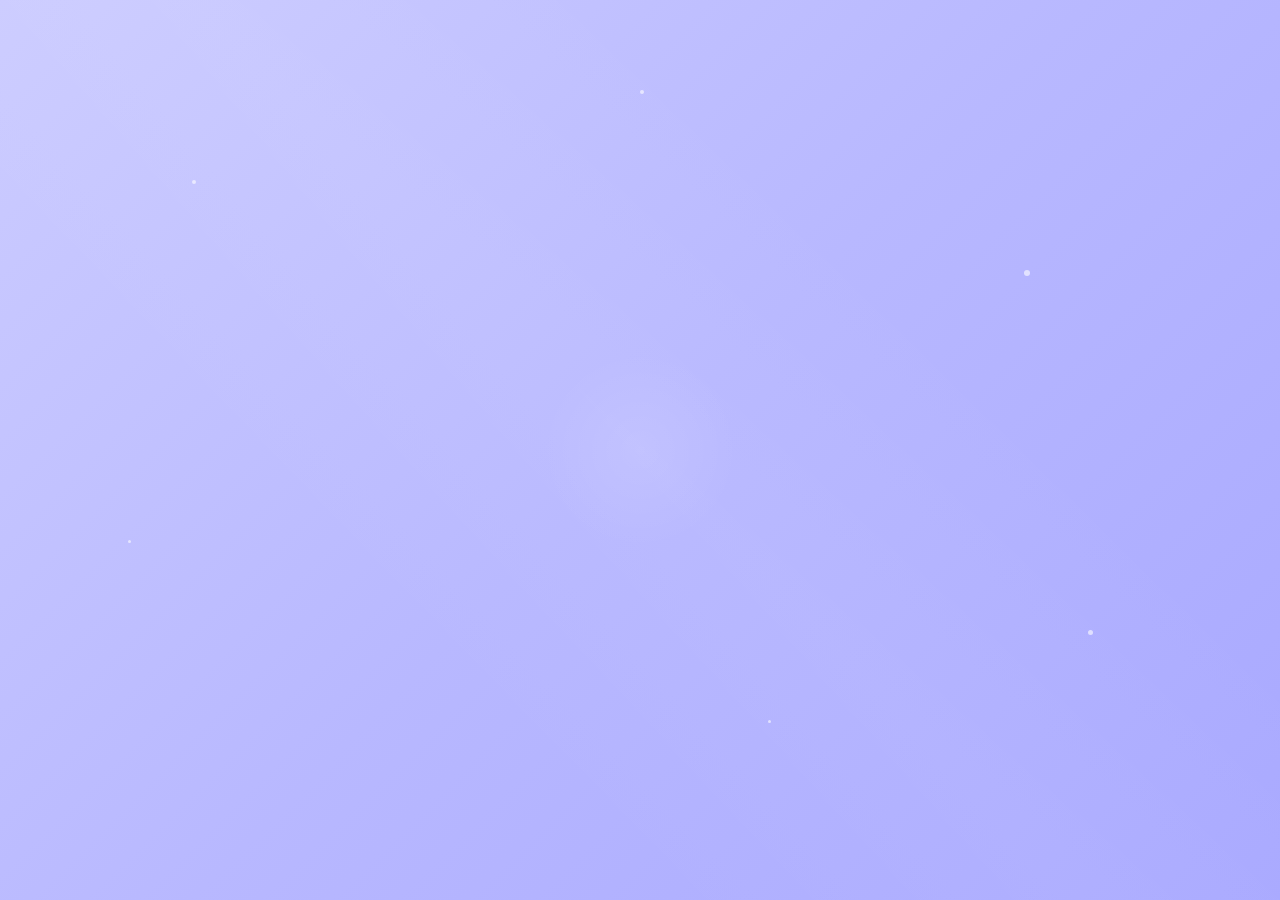
<file: klaire.html>
<!DOCTYPE html>
<html lang="en">
<head>
    <meta charset="UTF-8">
    <meta name="viewport" content="width=device-width, initial-scale=1.0">
    <title>klaire rasche</title>
    <link href="https://fonts.googleapis.com/css2?family=Inter:wght@300;400;500;600;700;800;900&display=swap" rel="stylesheet">
    <style>
        * {
            margin: 0;
            padding: 0;
            box-sizing: border-box;
        }

        body, html {
            height: 100vh;
            overflow-x: hidden;
            overflow-y: auto;
            background: linear-gradient(135deg, #CCCCFF 0%, #B8B8FF 50%, #A8A8FF 100%);
            font-family: 'Inter', sans-serif;
        }

        .main-container {
            display: flex;
            flex-direction: column;
            align-items: center;
            justify-content: center;
            min-height: 100vh;
            position: relative;
            z-index: 10;
        }

        .name-text {
            font-size: clamp(3rem, 8vw, 8rem);
            font-weight: 900;
            color: white;
            text-transform: lowercase;
            letter-spacing: 0.1em;
            text-align: center;
            white-space: nowrap;
            opacity: 0;
            transform: scale(0.3);
            animation: scaleAndAppear 2s ease-out forwards;
            position: absolute;
            top: 50%;
            left: 50%;
            transform-origin: center;
            transform: translate(-50%, -50%) scale(0.3);
        }

        .name-text.move-to-top {
            position: fixed;
            top: 4rem;
            left: 50%;
            transform: translateX(-50%);
            z-index: 100;
            transition: all 1s ease-out;
        }

        /* Floating particles */
        .particle {
            position: absolute;
            background: rgba(255, 255, 255, 0.6);
            border-radius: 50%;
            pointer-events: none;
            animation: float 6s ease-in-out infinite;
        }

        .particle:nth-child(1) {
            width: 4px;
            height: 4px;
            top: 20%;
            left: 15%;
            animation-delay: 0s;
        }

        .particle:nth-child(2) {
            width: 6px;
            height: 6px;
            top: 30%;
            left: 80%;
            animation-delay: 1s;
        }

        .particle:nth-child(3) {
            width: 3px;
            height: 3px;
            top: 60%;
            left: 10%;
            animation-delay: 2s;
        }

        .particle:nth-child(4) {
            width: 5px;
            height: 5px;
            top: 70%;
            left: 85%;
            animation-delay: 3s;
        }

        .particle:nth-child(5) {
            width: 4px;
            height: 4px;
            top: 10%;
            left: 50%;
            animation-delay: 4s;
        }

        .particle:nth-child(6) {
            width: 3px;
            height: 3px;
            top: 80%;
            left: 60%;
            animation-delay: 5s;
        }

        /* Glow effect */
        .glow-orb {
            position: absolute;
            width: 200px;
            height: 200px;
            border-radius: 50%;
            background: radial-gradient(circle, rgba(255, 255, 255, 0.1) 0%, transparent 70%);
            animation: glow 4s ease-in-out infinite alternate;
            top: 50%;
            left: 50%;
            transform: translate(-50%, -50%);
            z-index: 1;
        }

        /* Accordion styles */
        .accordion-container {
            max-width: 800px;
            width: 100%;
            padding: 0 2rem;
            opacity: 0;
            transform: translateY(50px);
            animation: revealAccordion 1s ease-out 4s forwards;
            margin-top: 2rem;
        }

        .accordion-item {
            background: rgba(255, 255, 255, 0.1);
            backdrop-filter: blur(10px);
            border-radius: 15px;
            margin-bottom: 1rem;
            border: 1px solid rgba(255, 255, 255, 0.2);
            overflow: hidden;
            opacity: 0;
            transform: translateY(30px);
        }

        .accordion-item:nth-child(1) { animation: slideInUp 0.6s ease-out 4.5s forwards; }
        .accordion-item:nth-child(2) { animation: slideInUp 0.6s ease-out 4.7s forwards; }
        .accordion-item:nth-child(3) { animation: slideInUp 0.6s ease-out 4.9s forwards; }
        .accordion-item:nth-child(4) { animation: slideInUp 0.6s ease-out 5.1s forwards; }

        .accordion-header {
            padding: 1.5rem 2rem;
            cursor: pointer;
            display: flex;
            justify-content: space-between;
            align-items: center;
            color: white;
            font-weight: 600;
            font-size: 1.1rem;
            transition: background-color 0.3s ease;
        }

        .accordion-header:hover {
            background: rgba(255, 255, 255, 0.05);
        }

        .accordion-icon {
            transition: transform 0.3s ease;
            font-size: 1.2rem;
        }

        .accordion-item.active .accordion-icon {
            transform: rotate(180deg);
        }

        .accordion-content {
            max-height: 0;
            overflow: hidden;
            transition: max-height 0.3s ease;
            background: rgba(255, 255, 255, 0.05);
        }

        .accordion-content.active {
            max-height: 300px;
        }

        .accordion-text {
            padding: 1.5rem 2rem;
            color: rgba(255, 255, 255, 0.9);
            line-height: 1.6;
            font-size: 1rem;
        }

        @keyframes scaleAndAppear {
            0% {
                opacity: 0;
                transform: translate(-50%, -50%) scale(0.3);
            }
            50% {
                opacity: 1;
                transform: translate(-50%, -50%) scale(0.8);
            }
            100% {
                opacity: 1;
                transform: translate(-50%, -50%) scale(1);
            }
        }

        @keyframes revealAccordion {
            0% {
                opacity: 0;
                transform: translateY(50px);
            }
            100% {
                opacity: 1;
                transform: translateY(0);
            }
        }

        @keyframes slideInUp {
            0% {
                opacity: 0;
                transform: translateY(30px);
            }
            100% {
                opacity: 1;
                transform: translateY(0);
            }
        }

        @keyframes float {
            0%, 100% {
                transform: translateY(0px) rotate(0deg);
                opacity: 0.6;
            }
            50% {
                transform: translateY(-20px) rotate(180deg);
                opacity: 1;
            }
        }

        @keyframes glow {
            0% {
                transform: translate(-50%, -50%) scale(1);
                opacity: 0.3;
            }
            100% {
                transform: translate(-50%, -50%) scale(1.2);
                opacity: 0.1;
            }
        }

        /* Content spacer for when title moves to top */
        .content-spacer {
            height: 0;
            opacity: 0;
        }

        .content-spacer.active {
            height: 8rem;
            opacity: 1;
            transition: all 1s ease-out;
        }

        /* Responsive adjustments */
        @media (max-width: 768px) {
            .name-text {
                font-size: clamp(2.5rem, 10vw, 4rem);
                letter-spacing: 0.05em;
            }
            
            .name-text.move-to-top {
                top: 2rem;
                left: 50%;
                transform: translateX(-50%);
            }
            
            .accordion-header {
                padding: 1.2rem 1.5rem;
                font-size: 1rem;
            }
            
            .accordion-text {
                padding: 1.2rem 1.5rem;
                font-size: 0.9rem;
            }

            .accordion-container {
                padding: 0 1rem;
            }
        }

        /* Subtle background animation */
        body::before {
            content: '';
            position: absolute;
            top: 0;
            left: 0;
            right: 0;
            bottom: 0;
            background: linear-gradient(45deg, transparent 30%, rgba(255, 255, 255, 0.05) 50%, transparent 70%);
            animation: backgroundShift 8s ease-in-out infinite;
        }

        @keyframes backgroundShift {
            0%, 100% {
                transform: translateX(-100%);
            }
            50% {
                transform: translateX(100%);
            }
        }
    </style>
</head>
<body>
    <!-- Floating particles -->
    <div class="particle"></div>
    <div class="particle"></div>
    <div class="particle"></div>
    <div class="particle"></div>
    <div class="particle"></div>
    <div class="particle"></div>

    <!-- Glow effect -->
    <div class="glow-orb"></div>

    <!-- Main content -->
    <div class="main-container">
        <h1 class="name-text">klaire rasche</h1>
        <div class="content-spacer"></div>
        
        <!-- Accordion -->
        <div class="accordion-container">
            <div class="accordion-item">
                <div class="accordion-header" onclick="toggleAccordion(this)">
                    <span>About Me</span>
                    <span class="accordion-icon">▼</span>
                </div>
                <div class="accordion-content">
                    <div class="accordion-text">
                        I'm a creative professional passionate about design, innovation, and bringing ideas to life through beautiful digital experiences.
                    </div>
                </div>
            </div>

            <div class="accordion-item">
                <div class="accordion-header" onclick="toggleAccordion(this)">
                    <span>My Work</span>
                    <span class="accordion-icon">▼</span>
                </div>
                <div class="accordion-content">
                    <div class="accordion-text">
                        I specialize in creating engaging user experiences, visual design, and strategic creative solutions that make an impact.
                    </div>
                </div>
            </div>

            <div class="accordion-item">
                <div class="accordion-header" onclick="toggleAccordion(this)">
                    <span>Experience</span>
                    <span class="accordion-icon">▼</span>
                </div>
                <div class="accordion-content">
                    <div class="accordion-text">
                        With years of experience in design and creative strategy, I've worked on diverse projects spanning digital design, branding, and user experience.
                    </div>
                </div>
            </div>

            <div class="accordion-item">
                <div class="accordion-header" onclick="toggleAccordion(this)">
                    <span>Let's Connect</span>
                    <span class="accordion-icon">▼</span>
                </div>
                <div class="accordion-content">
                    <div class="accordion-text">
                        I'm always interested in new opportunities and collaborations. Feel free to reach out to discuss potential projects or just say hello!
                    </div>
                </div>
            </div>
        </div>
    </div>

    <script>
        // Move text to top after it appears and scales
        setTimeout(() => {
            document.querySelector('.name-text').classList.add('move-to-top');
            document.querySelector('.content-spacer').classList.add('active');
        }, 3000);

        // Accordion functionality
        function toggleAccordion(header) {
            const item = header.parentElement;
            const content = item.querySelector('.accordion-content');
            const isActive = item.classList.contains('active');

            // Close all other accordions
            document.querySelectorAll('.accordion-item').forEach(otherItem => {
                if (otherItem !== item) {
                    otherItem.classList.remove('active');
                    otherItem.querySelector('.accordion-content').classList.remove('active');
                }
            });

            // Toggle current accordion
            if (isActive) {
                item.classList.remove('active');
                content.classList.remove('active');
            } else {
                item.classList.add('active');
                content.classList.add('active');
            }
        }
    </script>
</body>
</html>
</file>
<file: styles.css>
/* CSS Reset and Variables */
:root {
  --primary-color: #667eea;
  --secondary-color: #764ba2;
  --accent-color: #f093fb;
  --text-dark: #2d3748;
  --text-light: #718096;
  --bg-light: #f7fafc;
  --bg-white: #ffffff;
  --shadow-light: 0 4px 6px rgba(0, 0, 0, 0.07);
  --shadow-medium: 0 10px 25px rgba(0, 0, 0, 0.1);
  --shadow-heavy: 0 20px 40px rgba(0, 0, 0, 0.15);
  --border-radius: 12px;
  --transition: all 0.3s cubic-bezier(0.4, 0, 0.2, 1);
}

* {
  margin: 0;
  padding: 0;
  box-sizing: border-box;
}

body {
  font-family: 'Inter', sans-serif;
  line-height: 1.6;
  color: var(--text-dark);
  background-color: var(--bg-white);
  overflow-x: hidden;
}

.container {
  max-width: 1200px;
  margin: 0 auto;
  padding: 0 20px;
}

/* Typography */
h1, h2, h3, h4, h5, h6 {
  font-weight: 600;
  line-height: 1.2;
}

.section-title {
  font-size: 2.5rem;
  margin-bottom: 1rem;
  text-align: center;
  color: var(--primary-color);
}

.section-subtitle {
  font-size: 1.1rem;
  color: var(--text-light);
  text-align: center;
  margin-bottom: 3rem;
}

/* Navigation */
.navbar {
  position: fixed;
  top: 0;
  width: 100%;
  background: rgba(255, 255, 255, 0.95);
  backdrop-filter: blur(20px);
  z-index: 1000;
  transition: var(--transition);
  border-bottom: 1px solid rgba(0, 0, 0, 0.05);
}

.nav-container {
  max-width: 1200px;
  margin: 0 auto;
  padding: 0 20px;
  display: flex;
  justify-content: space-between;
  align-items: center;
  height: 70px;
}

.nav-logo a {
  font-size: 1.5rem;
  font-weight: 700;
  text-decoration: none;
  color: var(--primary-color);
}

.nav-menu {
  display: flex;
  list-style: none;
  gap: 2rem;
}

.nav-link {
  text-decoration: none;
  color: var(--text-dark);
  font-weight: 500;
  transition: var(--transition);
  position: relative;
}

.nav-link:hover {
  color: var(--primary-color);
}

.nav-link::after {
  content: '';
  position: absolute;
  bottom: -5px;
  left: 0;
  width: 0;
  height: 2px;
  background: var(--primary-color);
  transition: var(--transition);
}

.nav-link:hover::after {
  width: 100%;
}

.hamburger {
  display: none;
  flex-direction: column;
  cursor: pointer;
}

.bar {
  width: 25px;
  height: 3px;
  background: var(--text-dark);
  margin: 3px 0;
  transition: var(--transition);
}

/* Hero Section */
.hero {
  min-height: 100vh;
  display: flex;
  align-items: center;
  justify-content: center;
  position: relative;
  background: var(--primary-color);
  color: white;
  overflow: hidden;
}

.hero-content {
  display: grid;
  grid-template-columns: 1fr 1fr;
  gap: 4rem;
  align-items: center;
  max-width: 1200px;
  margin: 0 auto;
  padding: 0 20px;
  position: relative;
  z-index: 2;
}

.hero-title {
  font-size: 3.5rem;
  margin-bottom: 1.5rem;
  animation: slideInUp 1s ease-out;
}

.highlight {
  color: #f093fb;
}

.hero-description {
  font-size: 1.2rem;
  line-height: 1.8;
  margin-bottom: 2rem;
  opacity: 0.9;
  animation: slideInUp 1s ease-out 0.2s both;
}

.hero-buttons {
  display: flex;
  gap: 1rem;
  animation: slideInUp 1s ease-out 0.4s both;
}

.btn-primary {
  background: #f093fb;
  color: white;
  padding: 15px 30px;
  text-decoration: none;
  border-radius: var(--border-radius);
  font-weight: 600;
  transition: var(--transition);
}

.btn-primary:hover {
  transform: translateY(-2px);
  box-shadow: var(--shadow-heavy);
  background: #e084eb;
}

.btn-secondary {
  background: transparent;
  color: white;
  padding: 15px 30px;
  text-decoration: none;
  border: 2px solid rgba(255, 255, 255, 0.3);
  border-radius: var(--border-radius);
  font-weight: 600;
  transition: var(--transition);
}

.btn-secondary:hover {
  background: rgba(255, 255, 255, 0.1);
  border-color: rgba(255, 255, 255, 0.5);
}

.hero-visual {
  position: relative;
  display: flex;
  justify-content: center;
  align-items: center;
  height: 400px;
}

.floating-elements {
  position: relative;
  width: 300px;
  height: 300px;
}

.element {
  position: absolute;
  border-radius: 50%;
  background: rgba(255, 255, 255, 0.15);
  backdrop-filter: blur(10px);
  animation: float 6s ease-in-out infinite;
}

.element-1 {
  width: 100px;
  height: 100px;
  top: 0;
  left: 0;
  animation-delay: 0s;
}

.element-2 {
  width: 150px;
  height: 150px;
  top: 50px;
  right: 0;
  animation-delay: 2s;
}

.element-3 {
  width: 80px;
  height: 80px;
  bottom: 0;
  left: 50%;
  transform: translateX(-50%);
  animation-delay: 4s;
}

.scroll-indicator {
  position: absolute;
  bottom: 30px;
  left: 50%;
  transform: translateX(-50%);
  display: flex;
  flex-direction: column;
  align-items: center;
  color: rgba(255, 255, 255, 0.7);
  animation: bounce 2s infinite;
}

.scroll-arrow {
  width: 1px;
  height: 30px;
  background: rgba(255, 255, 255, 0.5);
  margin-top: 10px;
  position: relative;
}

.scroll-arrow::after {
  content: '';
  position: absolute;
  bottom: 0;
  left: -3px;
  width: 7px;
  height: 7px;
  border-right: 1px solid rgba(255, 255, 255, 0.5);
  border-bottom: 1px solid rgba(255, 255, 255, 0.5);
  transform: rotate(45deg);
}

/* About Section */
.about {
  padding: 100px 0;
  background: var(--bg-light);
}

.about-content {
  display: grid;
  grid-template-columns: 2fr 1fr;
  gap: 4rem;
  align-items: center;
}

.about-text p {
  font-size: 1.1rem;
  line-height: 1.8;
  color: var(--text-light);
  margin-bottom: 1.5rem;
}

.stats {
  display: flex;
  gap: 2rem;
  margin-top: 3rem;
}

.stat {
  text-align: center;
}

.stat-number {
  display: block;
  font-size: 2.5rem;
  font-weight: 700;
  color: var(--primary-color);
}

.stat-label {
  font-size: 0.9rem;
  color: var(--text-light);
  text-transform: uppercase;
  letter-spacing: 1px;
}

.about-image {
  display: flex;
  justify-content: center;
}

.image-placeholder {
  width: 250px;
  height: 250px;
  background: var(--primary-color);
  border-radius: 50%;
  display: flex;
  align-items: center;
  justify-content: center;
  font-size: 4rem;
  color: white;
  box-shadow: var(--shadow-heavy);
  transition: var(--transition);
}

.image-placeholder:hover {
  transform: scale(1.05);
}

/* Skills Section */
.skills {
  padding: 100px 0;
  background: var(--bg-white);
}

.skills-grid {
  display: grid;
  grid-template-columns: repeat(auto-fit, minmax(300px, 1fr));
  gap: 3rem;
}

.skill-category h3 {
  font-size: 1.5rem;
  margin-bottom: 2rem;
  color: var(--text-dark);
}

.skill-items {
  display: flex;
  flex-direction: column;
  gap: 1.5rem;
}

.skill-item {
  display: flex;
  align-items: center;
  gap: 1rem;
  padding: 1.5rem;
  background: var(--bg-white);
  border-radius: var(--border-radius);
  box-shadow: var(--shadow-light);
  transition: var(--transition);
}

.skill-item:hover {
  transform: translateY(-5px);
  box-shadow: var(--shadow-medium);
}

.skill-item i {
  font-size: 2rem;
  color: var(--primary-color);
  min-width: 40px;
}

.skill-item span {
  font-weight: 500;
  flex: 1;
}

.skill-level {
  width: 100px;
  height: 6px;
  background: #e2e8f0;
  border-radius: 3px;
  overflow: hidden;
  position: relative;
}

.skill-level::after {
  content: '';
  position: absolute;
  top: 0;
  left: 0;
  height: 100%;
  background: var(--primary-color);
  border-radius: 3px;
  width: var(--skill-width, 0%);
  transition: width 1s ease-out;
}

/* Portfolio Section */
.portfolio {
  padding: 100px 0;
  background: var(--bg-light);
}

.portfolio-grid {
  display: grid;
  grid-template-columns: repeat(auto-fit, minmax(350px, 1fr));
  gap: 2rem;
}

.portfolio-item {
  background: var(--bg-white);
  border-radius: var(--border-radius);
  overflow: hidden;
  box-shadow: var(--shadow-light);
  transition: var(--transition);
}

.portfolio-item:hover {
  transform: translateY(-10px);
  box-shadow: var(--shadow-heavy);
}

.portfolio-image {
  height: 250px;
  background: var(--primary-color);
  position: relative;
  display: flex;
  align-items: center;
  justify-content: center;
  overflow: hidden;
}

.before-after {
  display: flex;
  width: 100%;
  height: 100%;
}

.before, .after {
  flex: 1;
  display: flex;
  align-items: center;
  justify-content: center;
  color: white;
  font-weight: 600;
  font-size: 1.2rem;
}

.before {
  background: rgba(0, 0, 0, 0.2);
}

.after {
  background: rgba(255, 255, 255, 0.1);
}

.portfolio-content {
  padding: 2rem;
}

.portfolio-content h3 {
  font-size: 1.3rem;
  margin-bottom: 1rem;
  color: var(--text-dark);
}

.portfolio-content p {
  color: var(--text-light);
  margin-bottom: 1.5rem;
  line-height: 1.6;
}

.portfolio-tags {
  display: flex;
  gap: 0.5rem;
  margin-bottom: 1.5rem;
  flex-wrap: wrap;
}

.portfolio-tags span {
  background: var(--bg-light);
  color: var(--text-light);
  padding: 0.3rem 0.8rem;
  border-radius: 20px;
  font-size: 0.8rem;
  font-weight: 500;
}

.portfolio-link {
  color: var(--primary-color);
  text-decoration: none;
  font-weight: 600;
  transition: var(--transition);
}

.portfolio-link:hover {
  color: var(--secondary-color);
}

/* Contact Section */
.contact {
  padding: 100px 0;
  background: var(--bg-white);
}

.contact-content {
  display: grid;
  grid-template-columns: 1fr 2fr;
  gap: 4rem;
}

.contact-info {
  display: flex;
  flex-direction: column;
  gap: 2rem;
}

.contact-item {
  display: flex;
  align-items: center;
  gap: 1rem;
  padding: 1.5rem;
  background: var(--bg-light);
  border-radius: var(--border-radius);
  transition: var(--transition);
}

.contact-item:hover {
  transform: translateY(-2px);
  box-shadow: var(--shadow-light);
}

.contact-item i {
  font-size: 1.5rem;
  color: var(--primary-color);
  min-width: 30px;
}

.contact-item h4 {
  margin-bottom: 0.5rem;
  color: var(--text-dark);
}

.contact-item p {
  color: var(--text-light);
}

.contact-form {
  display: flex;
  flex-direction: column;
  gap: 1.5rem;
}

.form-group {
  display: flex;
  flex-direction: column;
}

.form-group input,
.form-group textarea {
  padding: 1rem;
  border: 2px solid #e2e8f0;
  border-radius: var(--border-radius);
  font-family: inherit;
  transition: var(--transition);
  background: var(--bg-white);
}

.form-group input:focus,
.form-group textarea:focus {
  outline: none;
  border-color: var(--primary-color);
  box-shadow: 0 0 0 3px rgba(102, 126, 234, 0.1);
}

/* Footer */
.footer {
  background: var(--text-dark);
  color: white;
  padding: 2rem 0;
  text-align: center;
}

.footer-content {
  display: flex;
  justify-content: space-between;
  align-items: center;
}

.social-links {
  display: flex;
  gap: 1rem;
}

.social-links a {
  display: flex;
  align-items: center;
  justify-content: center;
  width: 40px;
  height: 40px;
  background: rgba(255, 255, 255, 0.1);
  color: white;
  text-decoration: none;
  border-radius: 50%;
  transition: var(--transition);
}

.social-links a:hover {
  background: var(--primary-color);
  transform: translateY(-2px);
}

/* Contact Form Button Overrides */
.contact-form .btn-primary {
  background: var(--primary-color);
  color: white;
  padding: 15px 30px;
  border: none;
  border-radius: var(--border-radius);
  font-weight: 600;
  cursor: pointer;
  transition: var(--transition);
  display: flex;
  align-items: center;
  justify-content: center;
  gap: 0.5rem;
  align-self: flex-start;
}

.contact-form .btn-primary:hover {
  background: var(--secondary-color);
  transform: translateY(-2px);
  box-shadow: var(--shadow-medium);
}

.contact-form .btn-primary:active {
  transform: translateY(0);
}

.contact-form .btn-primary:disabled {
  background: #cbd5e0;
  cursor: not-allowed;
  transform: none;
}

/* Music Section */
.music-section {
  padding: 80px 0;
  background: var(--bg-light);
}

.music-grid {
  display: grid;
  grid-template-columns: repeat(auto-fit, minmax(300px, 1fr));
  gap: 2rem;
  max-width: 800px;
  margin: 0 auto;
}

.music-item {
  background: var(--bg-white);
  border-radius: var(--border-radius);
  padding: 2rem;
  box-shadow: var(--shadow-light);
  transition: var(--transition);
  text-align: center;
}

.music-item:hover {
  transform: translateY(-5px);
  box-shadow: var(--shadow-medium);
}

.music-artwork {
  position: relative;
  width: 150px;
  height: 150px;
  margin: 0 auto 1.5rem;
  background: var(--primary-color);
  border-radius: 50%;
  display: flex;
  align-items: center;
  justify-content: center;
  font-size: 3rem;
  color: white;
  overflow: hidden;
}

.play-overlay {
  position: absolute;
  top: 0;
  left: 0;
  right: 0;
  bottom: 0;
  background: rgba(0, 0, 0, 0.3);
  display: flex;
  align-items: center;
  justify-content: center;
  opacity: 0;
  transition: var(--transition);
  cursor: pointer;
}

.music-artwork:hover .play-overlay {
  opacity: 1;
}

.play-overlay i {
  font-size: 2rem;
  color: white;
}

.music-info h3 {
  font-size: 1.3rem;
  margin-bottom: 0.5rem;
  color: var(--text-dark);
}

.music-info p {
  color: var(--text-light);
  margin-bottom: 1rem;
}

.audio-placeholder {
  padding: 1rem;
  background: var(--bg-light);
  border-radius: var(--border-radius);
  border: 2px dashed var(--primary-color);
}

.audio-placeholder p {
  margin: 0;
  color: var(--primary-color);
  font-weight: 500;
}

/* Animations */
@keyframes slideInUp {
  from {
    opacity: 0;
    transform: translateY(50px);
  }
  to {
    opacity: 1;
    transform: translateY(0);
  }
}

@keyframes float {
  0%, 100% {
    transform: translateY(0px);
  }
  50% {
    transform: translateY(-20px);
  }
}

@keyframes bounce {
  0%, 20%, 50%, 80%, 100% {
    transform: translateX(-50%) translateY(0);
  }
  40% {
    transform: translateX(-50%) translateY(-10px);
  }
  60% {
    transform: translateX(-50%) translateY(-5px);
  }
}

/* Responsive Design */
@media (max-width: 768px) {
  .nav-menu {
    position: fixed;
    left: -100%;
    top: 70px;
    flex-direction: column;
    background-color: var(--bg-white);
    width: 100%;
    text-align: center;
    transition: 0.3s;
    box-shadow: var(--shadow-light);
    padding: 2rem 0;
  }

  .nav-menu.active {
    left: 0;
  }

  .hamburger {
    display: flex;
  }

  .hero-content {
    grid-template-columns: 1fr;
    text-align: center;
    gap: 2rem;
  }

  .hero-visual {
    height: 250px;
  }

  .floating-elements {
    width: 200px;
    height: 200px;
  }

  .element-1 {
    width: 60px;
    height: 60px;
  }

  .element-2 {
    width: 90px;
    height: 90px;
  }

  .element-3 {
    width: 50px;
    height: 50px;
  }

  .hero-title {
    font-size: 2.5rem;
  }

  .hero-buttons {
    flex-direction: column;
    align-items: center;
  }

  .about-content {
    grid-template-columns: 1fr;
    text-align: center;
  }

  .stats {
    justify-content: center;
  }

  .skills-grid {
    grid-template-columns: 1fr;
  }

  .portfolio-grid {
    grid-template-columns: 1fr;
  }

  .contact-content {
    grid-template-columns: 1fr;
  }

  .footer-content {
    flex-direction: column;
    gap: 1rem;
  }

  .section-title {
    font-size: 2rem;
  }
}

@media (max-width: 480px) {
  .container {
    padding: 0 15px;
  }

  .hero-title {
    font-size: 2rem;
  }

  .hero-description {
    font-size: 1rem;
  }

  .btn-primary,
  .btn-secondary {
    padding: 12px 24px;
    font-size: 0.9rem;
  }

  .music-artwork {
    width: 100px;
    height: 100px;
    font-size: 2rem;
  }
}

/* Global custom cursor - applies to ALL pages */
@media (min-width: 768px) {
    * {
        cursor: url('[data-uri] fl+Vl48OiW9srqqG+h27AO/Aq6mtOrD2OU+fFQVW2mwR7B9MjcleCZnZgRAy1ZTBjleKahaPm8P/4RP8nvMRy5HypSjMiBAeEMLxK0VxQHFAcUBxQHFARgf+AuRyPpjFTetUAAAAAElFTkSuQmCC') 20 20, auto !important;
    }
    
    body, html {
        cursor: url('[data-uri] fl+Vl48OiW9srqqG+h27AO/Aq6mtOrD2OU+fFQVW2mwR7B9MjcleCZnZgRAy1ZTBjleKahaPm8P/4RP8nvMRy5HypSjMiBAeEMLxK0VxQHFAcUBxQHFARgf+AuRyPpjFTetUAAAAAElFTkSuQmCC') 20 20, auto !important;
    }
    
    /* Interactive elements */
    a, button, input, textarea, select, .clickable {
        cursor: url('[data-uri] fl+Vl48OiW9srqqG+h27AO/Aq6mtOrD2OU+fFQVW2mwR7B9MjcleCZnZgRAy1ZTBjleKahaPm8P/4RP8nvMRy5HypSjMiBAeEMLxK0VxQHFAcUBxQHFARgf+AuRyPpjFTetUAAAAAElFTkSuQmCC') 20 20, pointer !important;
    }
    
    /* Hover states */
    a:hover, button:hover, input:hover, textarea:hover, select:hover, .clickable:hover {
        cursor: url('[data-uri] fl+Vl48OiW9srqqG+h27AO/Aq6mtOrD2OU+fFQVW2mwR7B9MjcleCZnZgRAy1ZTBjleKahaPm8P/4RP8nvMRy5HypSjMiBAeEMLxK0VxQHFAcUBxQHFARgf+AuRyPpjFTetUAAAAAElFTkSuQmCC') 20 20, pointer !important;
    }
}

/* Mobile - no custom cursor on mobile devices */
@media (max-width: 767px) {
    * {
        cursor: default !important;
    }
}

/* Photo carousel styles */
.photo-carousel {
    width: 250px;
    height: 250px;
    margin: 0rem auto;
    position: relative;
    border-radius: 12px;
    overflow: hidden;
    box-shadow: 0 10px 30px rgba(0, 0, 0, 0.2);
}

.carousel-container {
    position: relative;
    width: 100%;
    height: 100%;
}

.carousel-image {
    position: absolute;
    top: 0;
    left: 0;
    width: 100%;
    height: 100%;
    object-fit: cover;
    opacity: 0;
    transition: opacity 1.5s ease-in-out;
    pointer-events: none;
}

.carousel-image.active {
    opacity: 1;
}

.carousel-image.preload {
    opacity: 0;
}

/* Loading spinner for images */
.carousel-loading {
    position: absolute;
    top: 50%;
    left: 50%;
    transform: translate(-50%, -50%);
    width: 40px;
    height: 40px;
    border: 3px solid rgba(255, 255, 255, 0.3);
    border-top: 3px solid white;
    border-radius: 50%;
    animation: spin 1s linear infinite;
    z-index: 5;
}

@keyframes spin {
    0% { transform: translate(-50%, -50%) rotate(0deg); }
    100% { transform: translate(-50%, -50%) rotate(360deg); }
}

/* Mobile adjustments for carousel */
@media (max-width: 767px) {
    .photo-carousel {
        width: 200px;
        height: 200px;
        margin: 0rem auto;
    }
}
</file>
